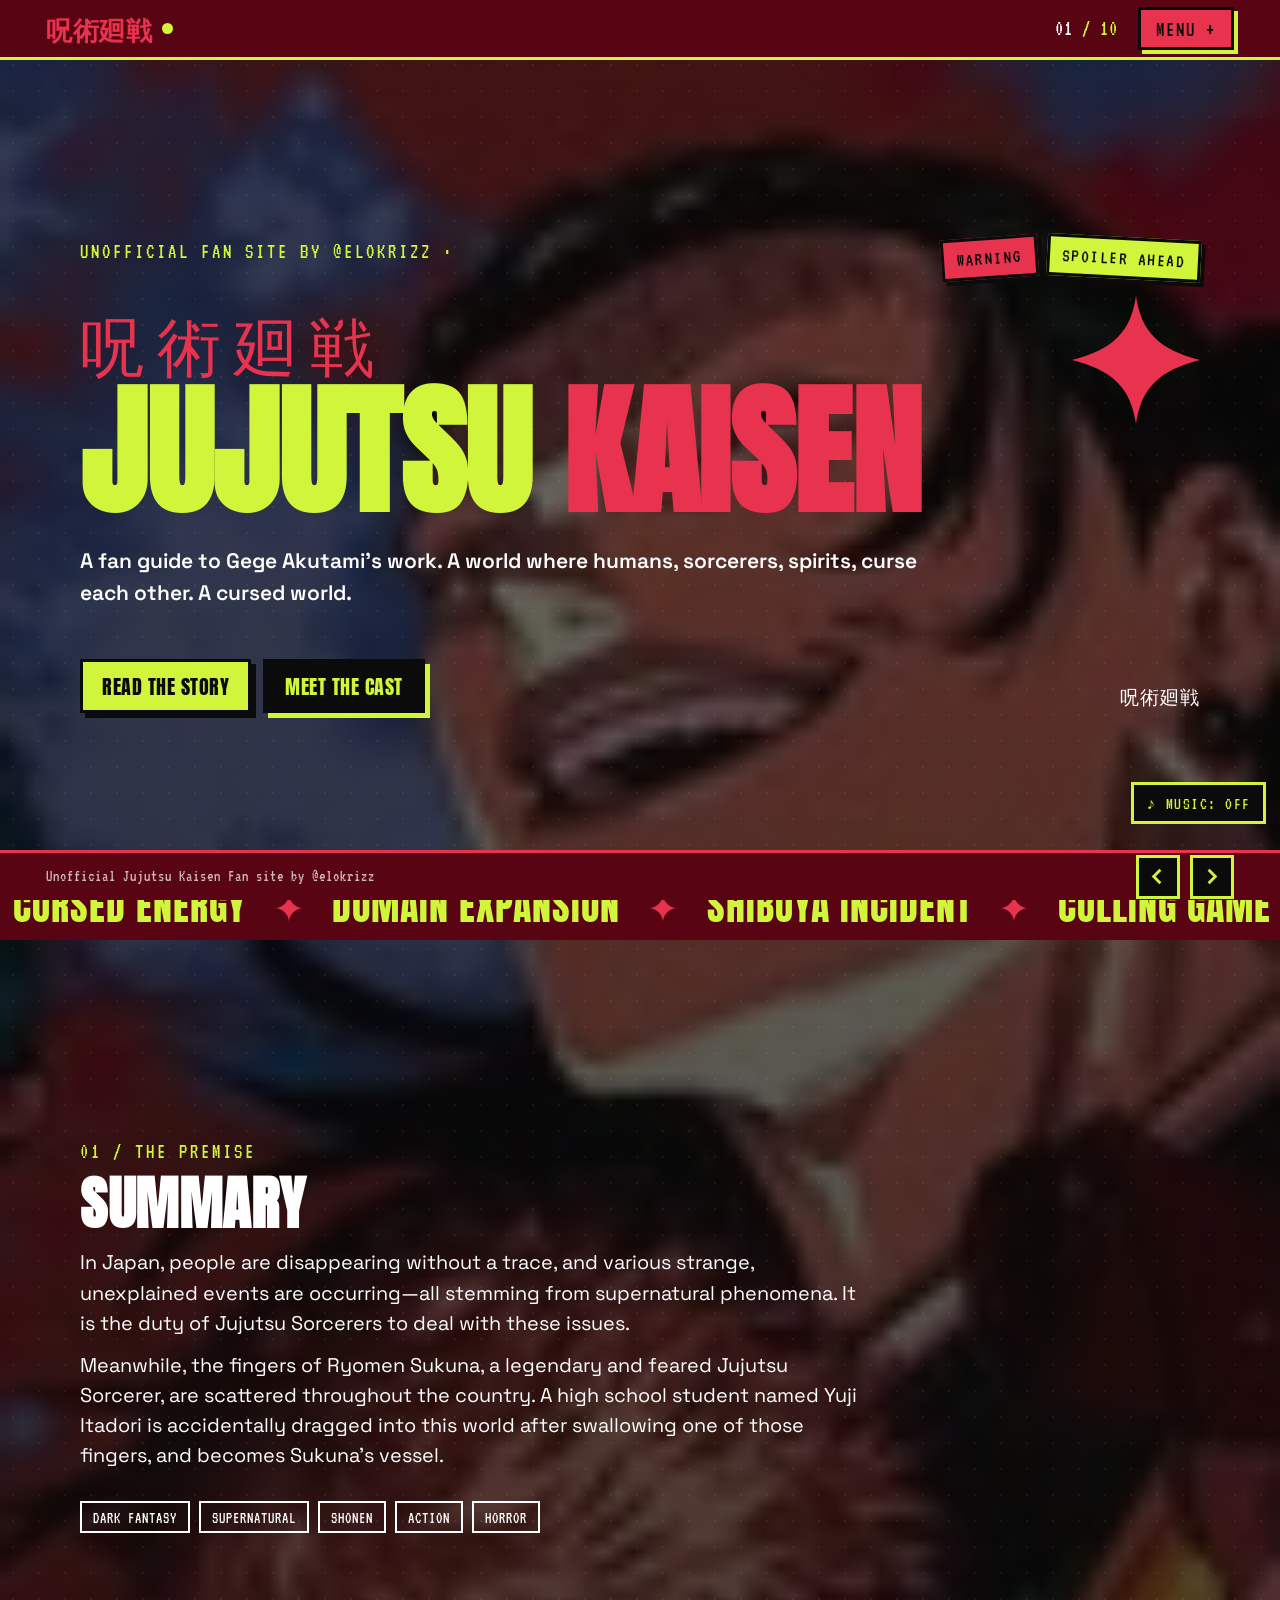
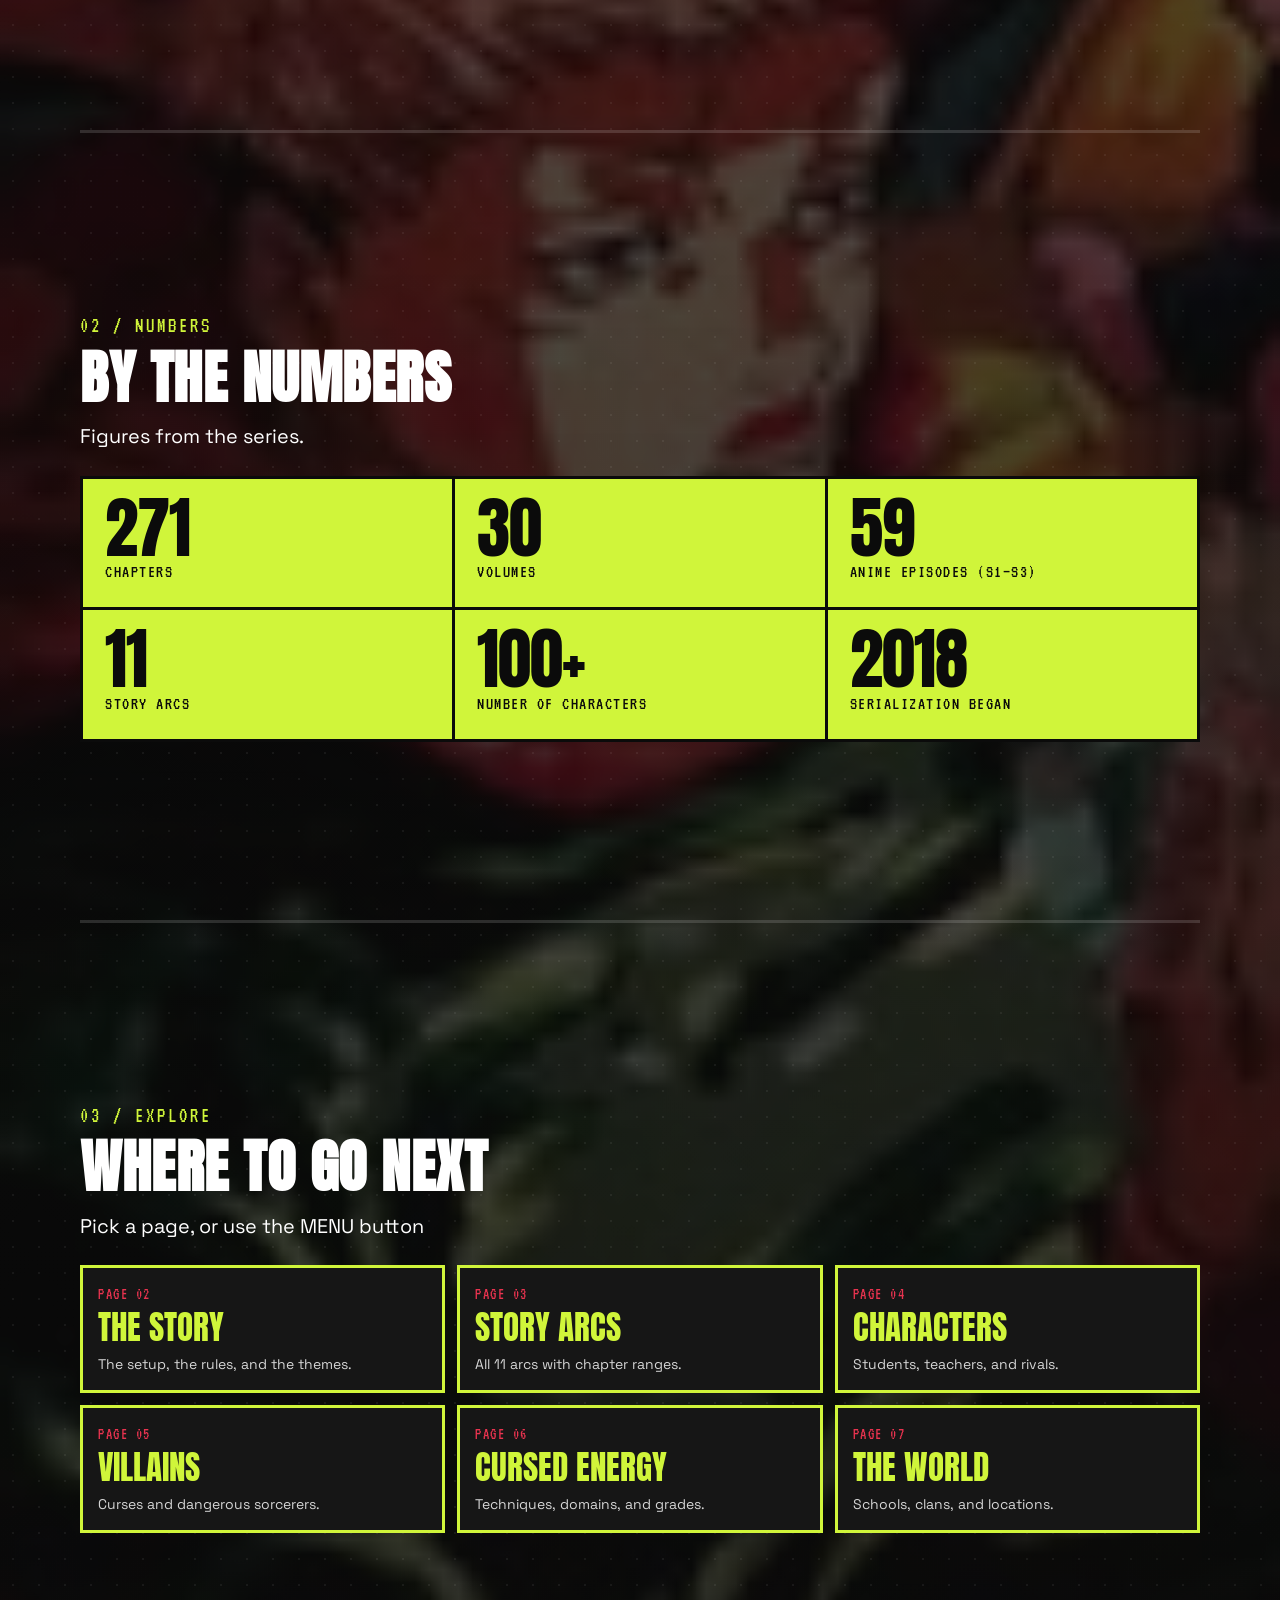
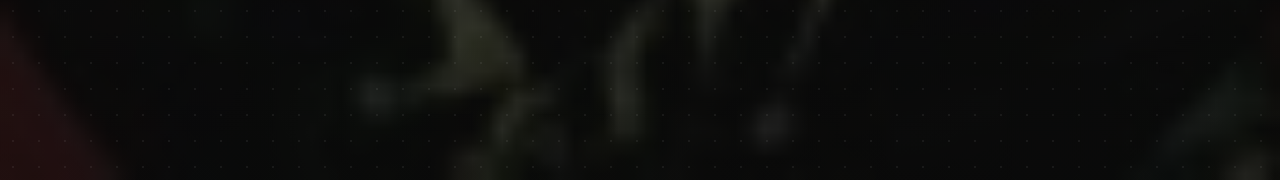
<file: index.html>
<!DOCTYPE html>
<html lang="en">
<head>
<meta charset="UTF-8">
<meta name="viewport" content="width=device-width, initial-scale=1.0, viewport-fit=cover">
<title>Jujutsu Kaisen 呪術廻戦 </title>
<meta name="description" content="An unofficial Jujutsu Kaisen fan site: story, arcs, characters, villains, cursed energy, anime and manga.">
<link rel="preconnect" href="https://fonts.googleapis.com">
<link rel="preconnect" href="https://fonts.gstatic.com" crossorigin>
<link href="https://fonts.googleapis.com/css2?family=Anton&family=Space+Grotesk:wght@400;500;600;700&family=VT323&display=swap" rel="stylesheet">
<link rel="stylesheet" href="css/base.css">
<link rel="stylesheet" href="css/index.css">
<link rel="stylesheet" href="css/revisions.css">
</head>
<body>
<header class="topbar">
  <a href="index.html" class="mark" aria-label="Home"><b>呪術廻戦</b><span class="dot"></span></a>
  <div class="topright"><span class="counter"><span class="now">01</span> / 10</span><a class="menu-btn" href="#navPop">MENU +</a></div>
</header>
<main class="page s-ink hero-main">
<div class="wrap block cover"><div class="toprow"><span class="kicker hl-lime">Unofficial Fan Site by @elokrizz &middot;</span>
<div class="stickwrap"><span class="sticker o">Warning</span><span class="sticker r2">Spoiler Ahead</span></div></div>
<div class="title"><svg class="star spin floatstar" viewBox="0 0 100 100" fill="currentColor" aria-hidden="true"><path d="M50 0c4 28 18 42 50 50-32 8-46 22-50 50-4-28-18-42-50-50 32-8 46-22 50-50z"/></svg>
<span class="kanji-title">呪術廻戦</span><h1 class="huge">JUJUTSU <span class="o">KAISEN</span></h1></div>
<p class="lead" style="font-size:clamp(16px,1.8vw,21px);font-weight:600">A fan guide to Gege Akutami&rsquo;s work. A world where humans, sorcerers, spirits, curse each other. A cursed world.</p>
<div class="botrow"><div class="btnrow"><a class="btn fill" href="story.html">Read The Story</a><a class="btn" href="characters.html">Meet The Cast</a></div><span class="mono">呪術廻戦</span></div></div><div class="marquee bleed" style="border-bottom:none;background:var(--blood);color:var(--lime)"><div class="track"><span>Cursed Energy</span><span class="s">&#10022;</span><span>Domain Expansion</span><span class="s">&#10022;</span><span>Shibuya Incident</span><span class="s">&#10022;</span><span>Culling Game</span><span class="s">&#10022;</span><span>Jujutsu High</span><span class="s">&#10022;</span><span>Cursed Energy</span><span class="s">&#10022;</span><span>Domain Expansion</span><span class="s">&#10022;</span><span>Shibuya Incident</span><span class="s">&#10022;</span><span>Culling Game</span><span class="s">&#10022;</span><span>Jujutsu High</span><span class="s">&#10022;</span><span>Cursed Energy</span><span class="s">&#10022;</span><span>Domain Expansion</span><span class="s">&#10022;</span><span>Shibuya Incident</span><span class="s">&#10022;</span><span>Culling Game</span><span class="s">&#10022;</span><span>Jujutsu High</span><span class="s">&#10022;</span><span>Cursed Energy</span><span class="s">&#10022;</span><span>Domain Expansion</span><span class="s">&#10022;</span><span>Shibuya Incident</span><span class="s">&#10022;</span><span>Culling Game</span><span class="s">&#10022;</span><span>Jujutsu High</span><span class="s">&#10022;</span></div></div><div class="wrap"><section class="block"><span class="kicker hl-lime">01 / The Premise</span><h2 class="big" style="margin:6px 0 0">SUMMARY</h2><div class="lead"><p>In Japan, people are disappearing without a trace, and various strange, unexplained events are occurring—all stemming from supernatural phenomena. It is the duty of Jujutsu Sorcerers to deal with these issues.</p>
<p>Meanwhile, the fingers of Ryomen Sukuna, a legendary and feared Jujutsu Sorcerer, are scattered throughout the country. A high school student named Yuji Itadori is accidentally dragged into this world after swallowing one of those fingers,
 and becomes Sukuna&rsquo;s vessel.</p></div><div class="tags"><span class="tag">Dark Fantasy</span><span class="tag">Supernatural</span><span class="tag">Shonen</span><span class="tag">Action</span><span class="tag">Horror</span></div></section><section class="block"><span class="kicker hl-lime">02 / Numbers</span><h2 class="big" style="margin:6px 0 0">By The Numbers</h2><div class="lead">Figures from the series.</div><div class="stat-grid"><div class="stat"><span class="n">271</span><span class="l">Chapters</span></div><div class="stat"><span class="n">30</span><span class="l">Volumes</span></div><div class="stat"><span class="n">59</span><span class="l">Anime Episodes (S1&ndash;S3)</span></div><div class="stat"><span class="n">11</span><span class="l">Story Arcs</span></div><div class="stat"><span class="n">100+</span><span class="l">Number of Characters</span></div><div class="stat"><span class="n">2018</span><span class="l">Serialization Began</span></div></div></section><section class="block"><span class="kicker hl-lime">03 / Explore</span><h2 class="big" style="margin:6px 0 0">Where To Go Next</h2><div class="lead">Pick a page, or use the MENU button</div><div class="promo-grid"><a class="promo" href="story.html"><span class="tm">PAGE 02</span><span class="nm">The Story</span><span class="ds">The setup, the rules, and the themes.</span></a><a class="promo" href="arcs.html"><span class="tm">PAGE 03</span><span class="nm">Story Arcs</span><span class="ds">All 11 arcs with chapter ranges.</span></a><a class="promo" href="characters.html"><span class="tm">PAGE 04</span><span class="nm">Characters</span><span class="ds">Students, teachers, and rivals.</span></a><a class="promo" href="villains.html"><span class="tm">PAGE 05</span><span class="nm">Villains</span><span class="ds">Curses and dangerous sorcerers.</span></a><a class="promo" href="techniques.html"><span class="tm">PAGE 06</span><span class="nm">Cursed Energy</span><span class="ds">Techniques, domains, and grades.</span></a><a class="promo" href="world.html"><span class="tm">PAGE 07</span><span class="nm">The World</span><span class="ds">Schools, clans, and locations.</span></a></div></section></div>
</main>
<footer class="footerbar">
  <span class="foot-credit">Unofficial Jujutsu Kaisen Fan site by @elokrizz</span>
  <div class="nav-pills">
    <a class="pill" href="fanhub.html" aria-label="Previous page"><svg viewBox="0 0 24 24" fill="none" stroke="currentColor" stroke-width="3"><path d="M15 5l-7 7 7 7"/></svg></a>
    <a class="pill" href="story.html" aria-label="Next page"><svg viewBox="0 0 24 24" fill="none" stroke="currentColor" stroke-width="3"><path d="M9 5l7 7-7 7"/></svg></a>
  </div>
</footer>
<nav class="nav-pop" id="navPop">
  <div class="nav-head"><span class="mark">呪術廻戦</span><a class="x" href="#" aria-label="Close menu">CLOSE &#10005;</a></div>
  <ul class="nav-list"><li><a href="index.html" class="cur"><span class="ix">01</span>Home</a></li><li><a href="story.html"><span class="ix">02</span>The Story</a></li><li><a href="arcs.html"><span class="ix">03</span>Story Arcs</a></li><li><a href="characters.html"><span class="ix">04</span>Characters</a></li><li><a href="villains.html"><span class="ix">05</span>Villains</a></li><li><a href="techniques.html"><span class="ix">06</span>Cursed Energy</a></li><li><a href="world.html"><span class="ix">07</span>The World</a></li><li><a href="anime.html"><span class="ix">08</span>Anime</a></li><li><a href="manga.html"><span class="ix">09</span>Manga</a></li><li><a href="fanhub.html"><span class="ix">10</span>Fan Hub</a></li></ul>
  <div class="nav-foot">Warning: Spoilers.</div>
</nav>
<script src="js/music.js" defer></script>
</body>
</html>
</file>
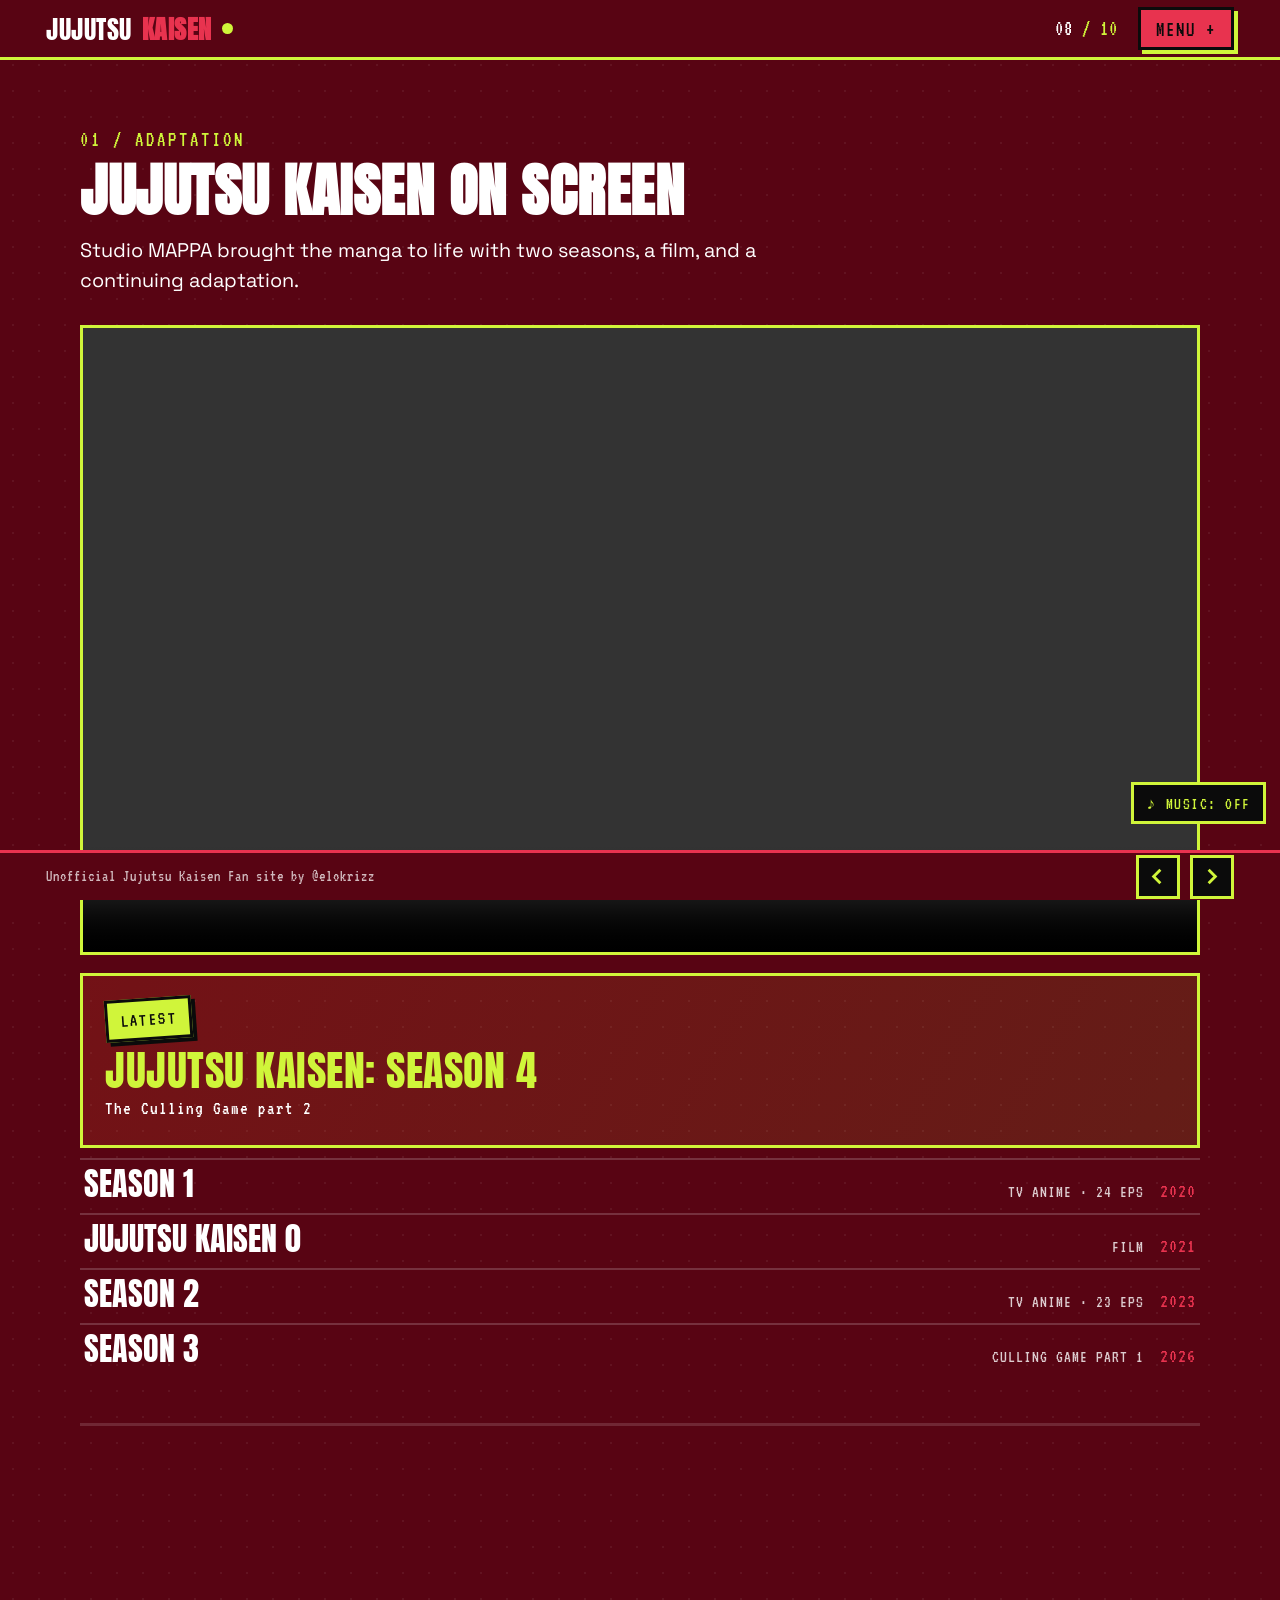
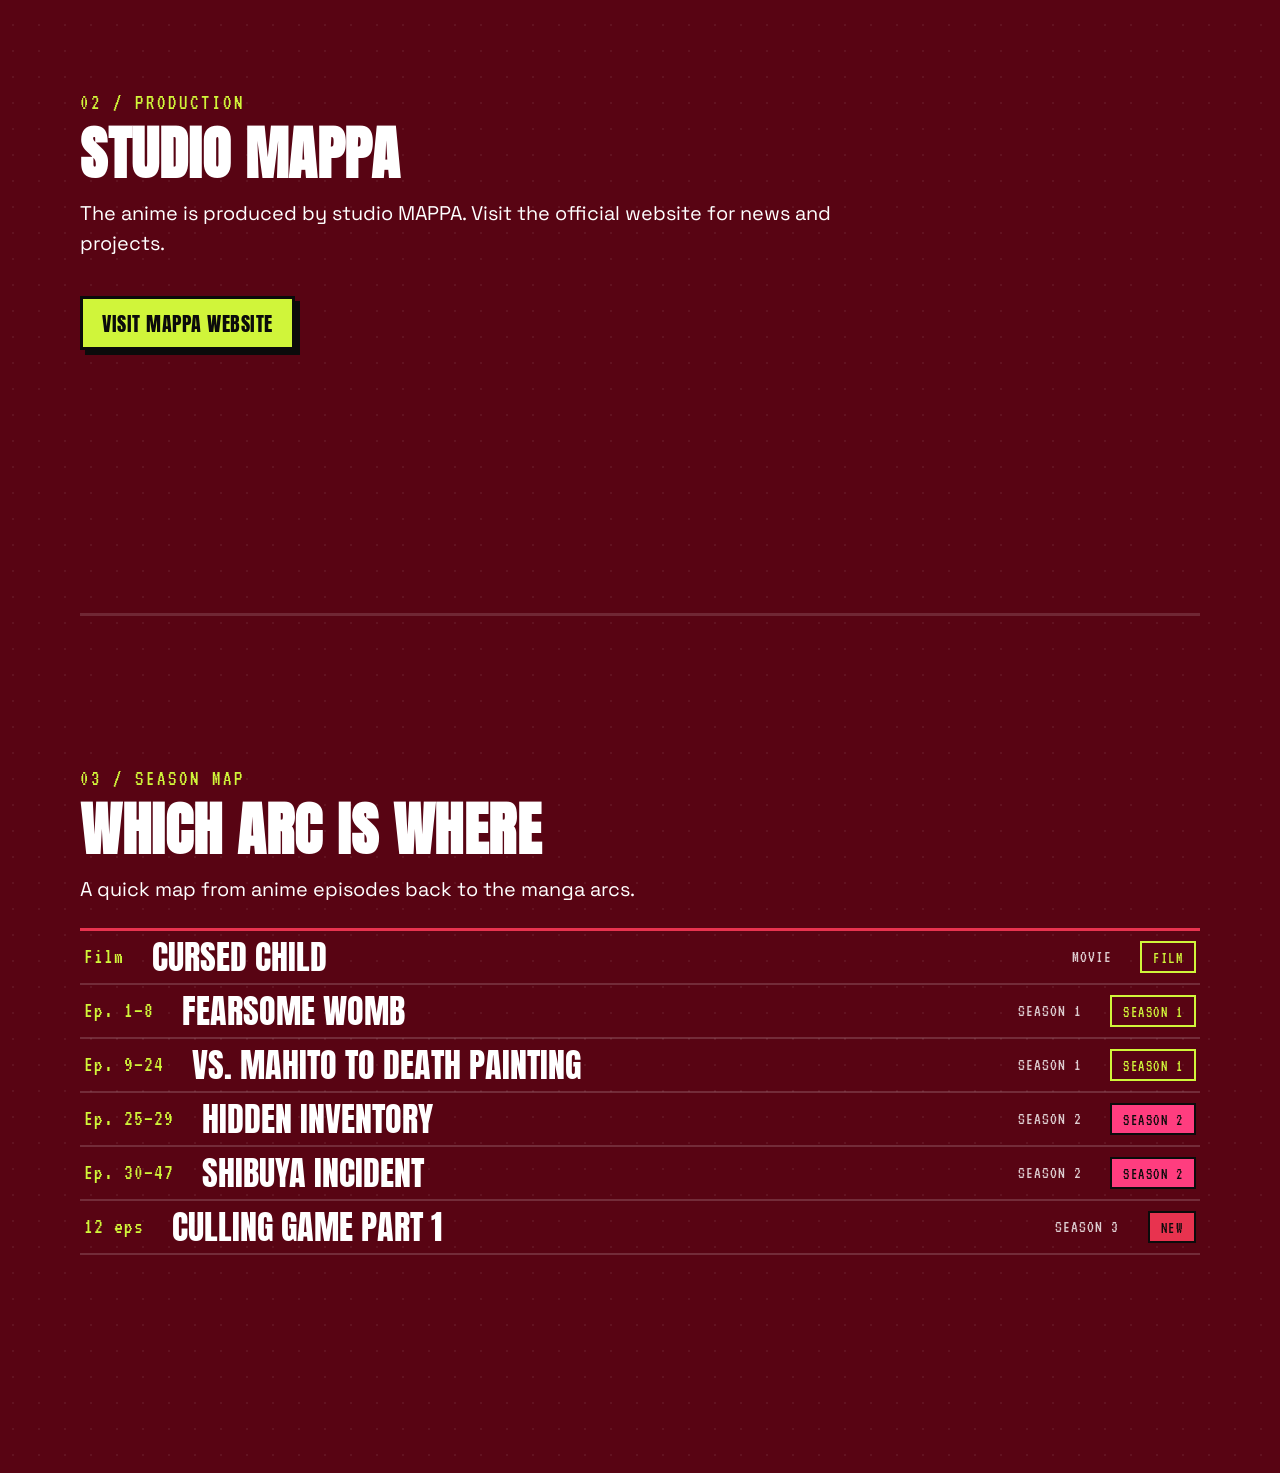
<file: anime.html>
<!DOCTYPE html>
<html lang="en">
<head>
<meta charset="UTF-8">
<meta name="viewport" content="width=device-width, initial-scale=1.0, viewport-fit=cover">
<title>Anime | Jujutsu Kaisen Fan Site</title>
<meta name="description" content="An unofficial Jujutsu Kaisen fan site: story, arcs, characters, villains, cursed energy, anime and manga.">
<link rel="preconnect" href="https://fonts.googleapis.com">
<link rel="preconnect" href="https://fonts.gstatic.com" crossorigin>
<link href="https://fonts.googleapis.com/css2?family=Anton&family=Space+Grotesk:wght@400;500;600;700&family=VT323&display=swap" rel="stylesheet">
<link rel="stylesheet" href="css/base.css">
<link rel="stylesheet" href="css/anime.css">
<link rel="stylesheet" href="css/revisions.css">
</head>
<body>
<header class="topbar">
  <a href="index.html" class="mark" aria-label="Home">JUJUTSU<b>KAISEN</b><span class="dot"></span></a>
  <div class="topright"><span class="counter"><span class="now">08</span> / 10</span><a class="menu-btn" href="#navPop">MENU +</a></div>
</header>
<main class="page s-orange">
<div class="wrap"><section class="block"><span class="kicker hl-lime">01 / Adaptation</span><h2 class="big" style="margin:6px 0 0">Jujutsu Kaisen On Screen</h2><div class="lead">Studio MAPPA brought the manga to life with two seasons, a film, and a continuing adaptation.</div><div class="video"><video controls playsinline preload="metadata" title="Jujutsu Kaisen trailer"><source src="video/trailer4.mp4" type="video/mp4"></video></div><div class="rel-hero"><div><span class="sticker">Latest</span><div class="mid hl-lime" style="margin-top:10px">Jujutsu Kaisen: Season 4</div><p class="mono" style="margin-top:5px;color:var(--white)">The Culling Game part 2</p></div></div><div class="rel-list"><div class="rel-row"><span class="t">Season 1</span><span class="ty">TV Anime &middot; 24 eps</span><span class="yr">2020</span></div><div class="rel-row"><span class="t">Jujutsu Kaisen 0</span><span class="ty">Film</span><span class="yr">2021</span></div><div class="rel-row"><span class="t">Season 2</span><span class="ty">TV Anime &middot; 23 eps</span><span class="yr">2023</span></div><div class="rel-row"><span class="t">Season 3</span><span class="ty">Culling Game part 1</span><span class="yr">2026</span></div></div></section><section class="block"><span class="kicker hl-lime">02 / Production</span><h2 class="big" style="margin:6px 0 0">Studio MAPPA</h2><div class="lead">The anime is produced by studio MAPPA. Visit the official website for news and projects.</div><div class="btnrow" style="margin-top:14px"><a class="btn fill" href="https://www.mappa.co.jp/en/" target="_blank" rel="noopener">Visit MAPPA Website</a></div></section><section class="block"><span class="kicker hl-lime">03 / Season Map</span><h2 class="big" style="margin:6px 0 0">Which Arc Is Where</h2><div class="lead">A quick map from anime episodes back to the manga arcs.</div><div class="tour-list"><div class="tour-row"><span class="date">Film</span><span class="city">Cursed Child</span><span class="venue">Movie</span><span class="status on">Film</span></div><div class="tour-row"><span class="date">Ep. 1&ndash;8</span><span class="city">Fearsome Womb</span><span class="venue">Season 1</span><span class="status on">Season 1</span></div><div class="tour-row"><span class="date">Ep. 9&ndash;24</span><span class="city">Vs. Mahito to Death Painting</span><span class="venue">Season 1</span><span class="status on">Season 1</span></div><div class="tour-row"><span class="date">Ep. 25&ndash;29</span><span class="city">Hidden Inventory</span><span class="venue">Season 2</span><span class="status few">Season 2</span></div><div class="tour-row"><span class="date">Ep. 30&ndash;47</span><span class="city">Shibuya Incident</span><span class="venue">Season 2</span><span class="status few">Season 2</span></div><div class="tour-row"><span class="date">12 eps</span><span class="city">Culling Game Part 1</span><span class="venue">Season 3</span><span class="status sold">New</span></div></div></section></div>
</main>
<footer class="footerbar">
  <span class="foot-credit">Unofficial Jujutsu Kaisen Fan site by @elokrizz</span>
  <div class="nav-pills">
    <a class="pill" href="world.html" aria-label="Previous page"><svg viewBox="0 0 24 24" fill="none" stroke="currentColor" stroke-width="3"><path d="M15 5l-7 7 7 7"/></svg></a>
    <a class="pill" href="manga.html" aria-label="Next page"><svg viewBox="0 0 24 24" fill="none" stroke="currentColor" stroke-width="3"><path d="M9 5l7 7-7 7"/></svg></a>
  </div>
</footer>
<nav class="nav-pop" id="navPop">
  <div class="nav-head"><span class="mark">呪術廻戦</span><a class="x" href="#" aria-label="Close menu">CLOSE &#10005;</a></div>
  <ul class="nav-list"><li><a href="index.html"><span class="ix">01</span>Home</a></li><li><a href="story.html"><span class="ix">02</span>The Story</a></li><li><a href="arcs.html"><span class="ix">03</span>Story Arcs</a></li><li><a href="characters.html"><span class="ix">04</span>Characters</a></li><li><a href="villains.html"><span class="ix">05</span>Villains</a></li><li><a href="techniques.html"><span class="ix">06</span>Cursed Energy</a></li><li><a href="world.html"><span class="ix">07</span>The World</a></li><li><a href="anime.html" class="cur"><span class="ix">08</span>Anime</a></li><li><a href="manga.html"><span class="ix">09</span>Manga</a></li><li><a href="fanhub.html"><span class="ix">10</span>Fan Hub</a></li></ul>
  <div class="nav-foot">Warning: Spoilers.</div>
</nav>
<script src="js/music.js" defer></script>
</body>
</html>
</file>
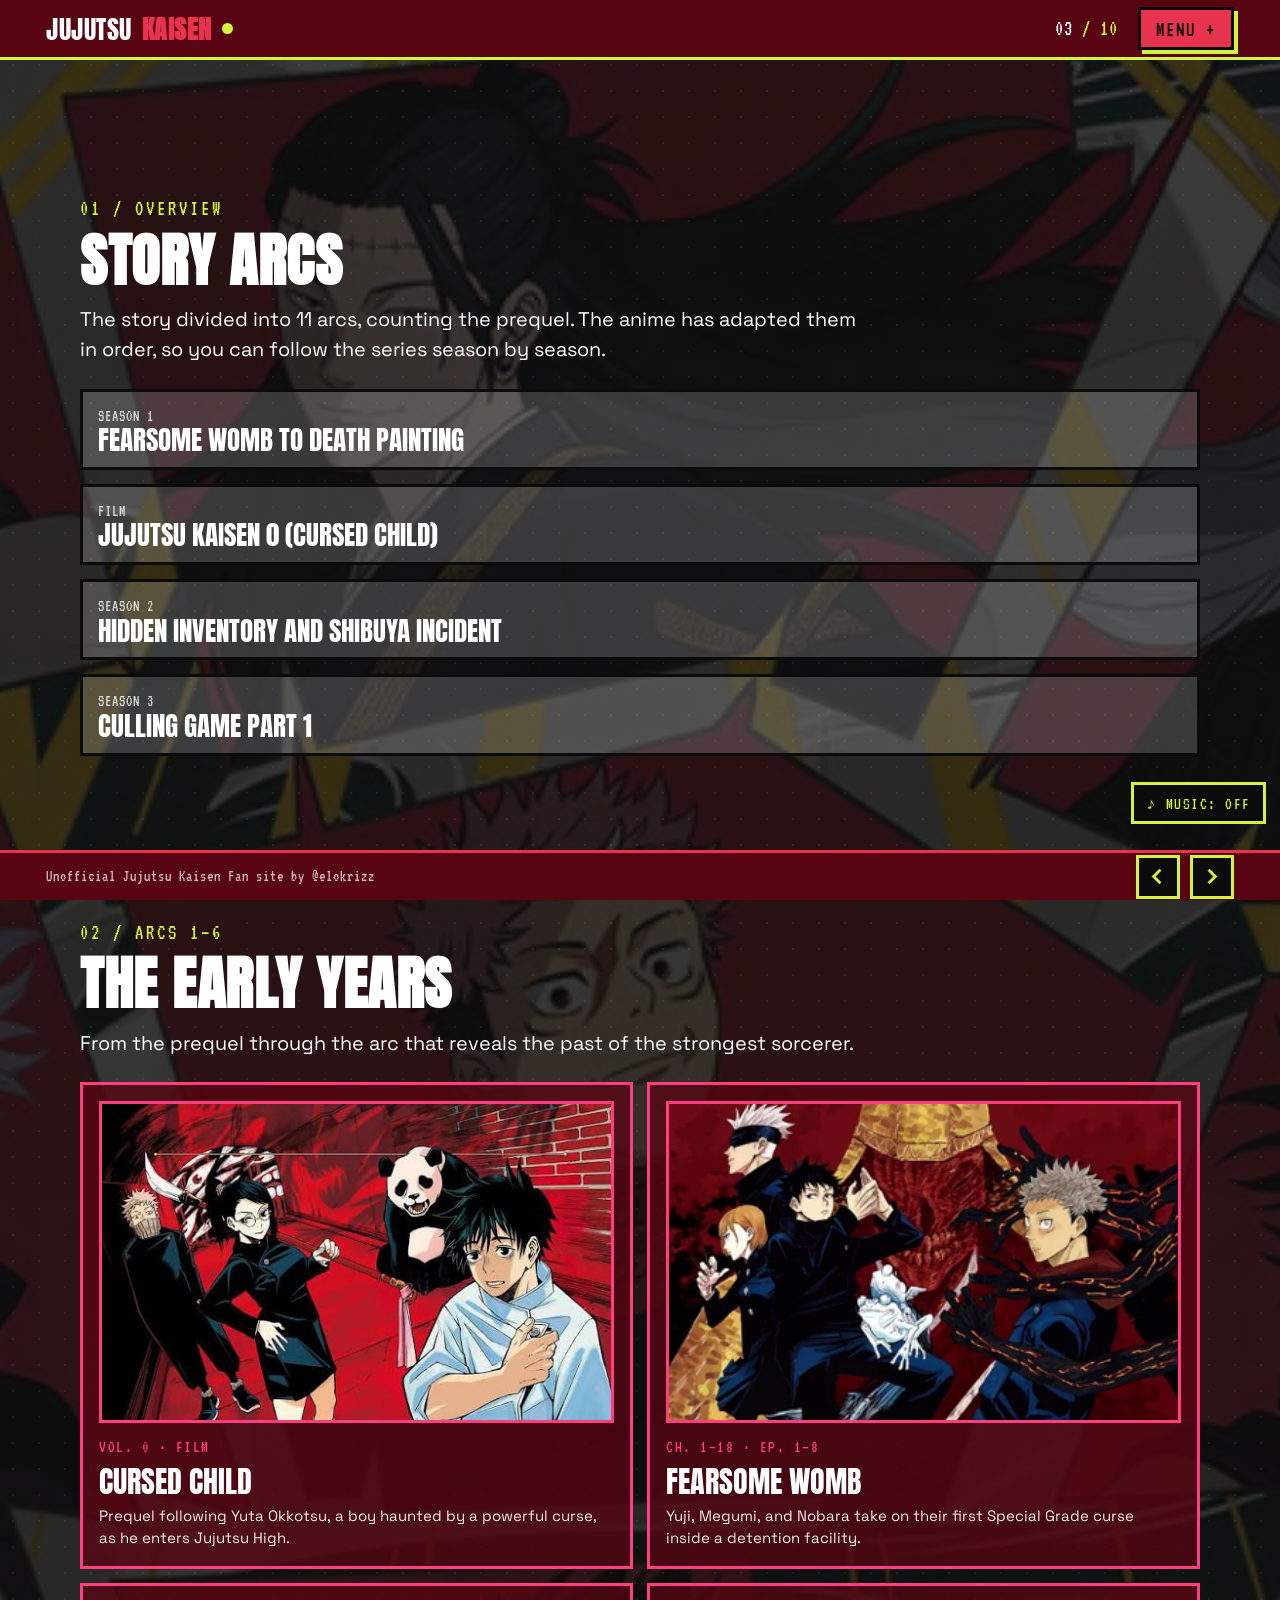
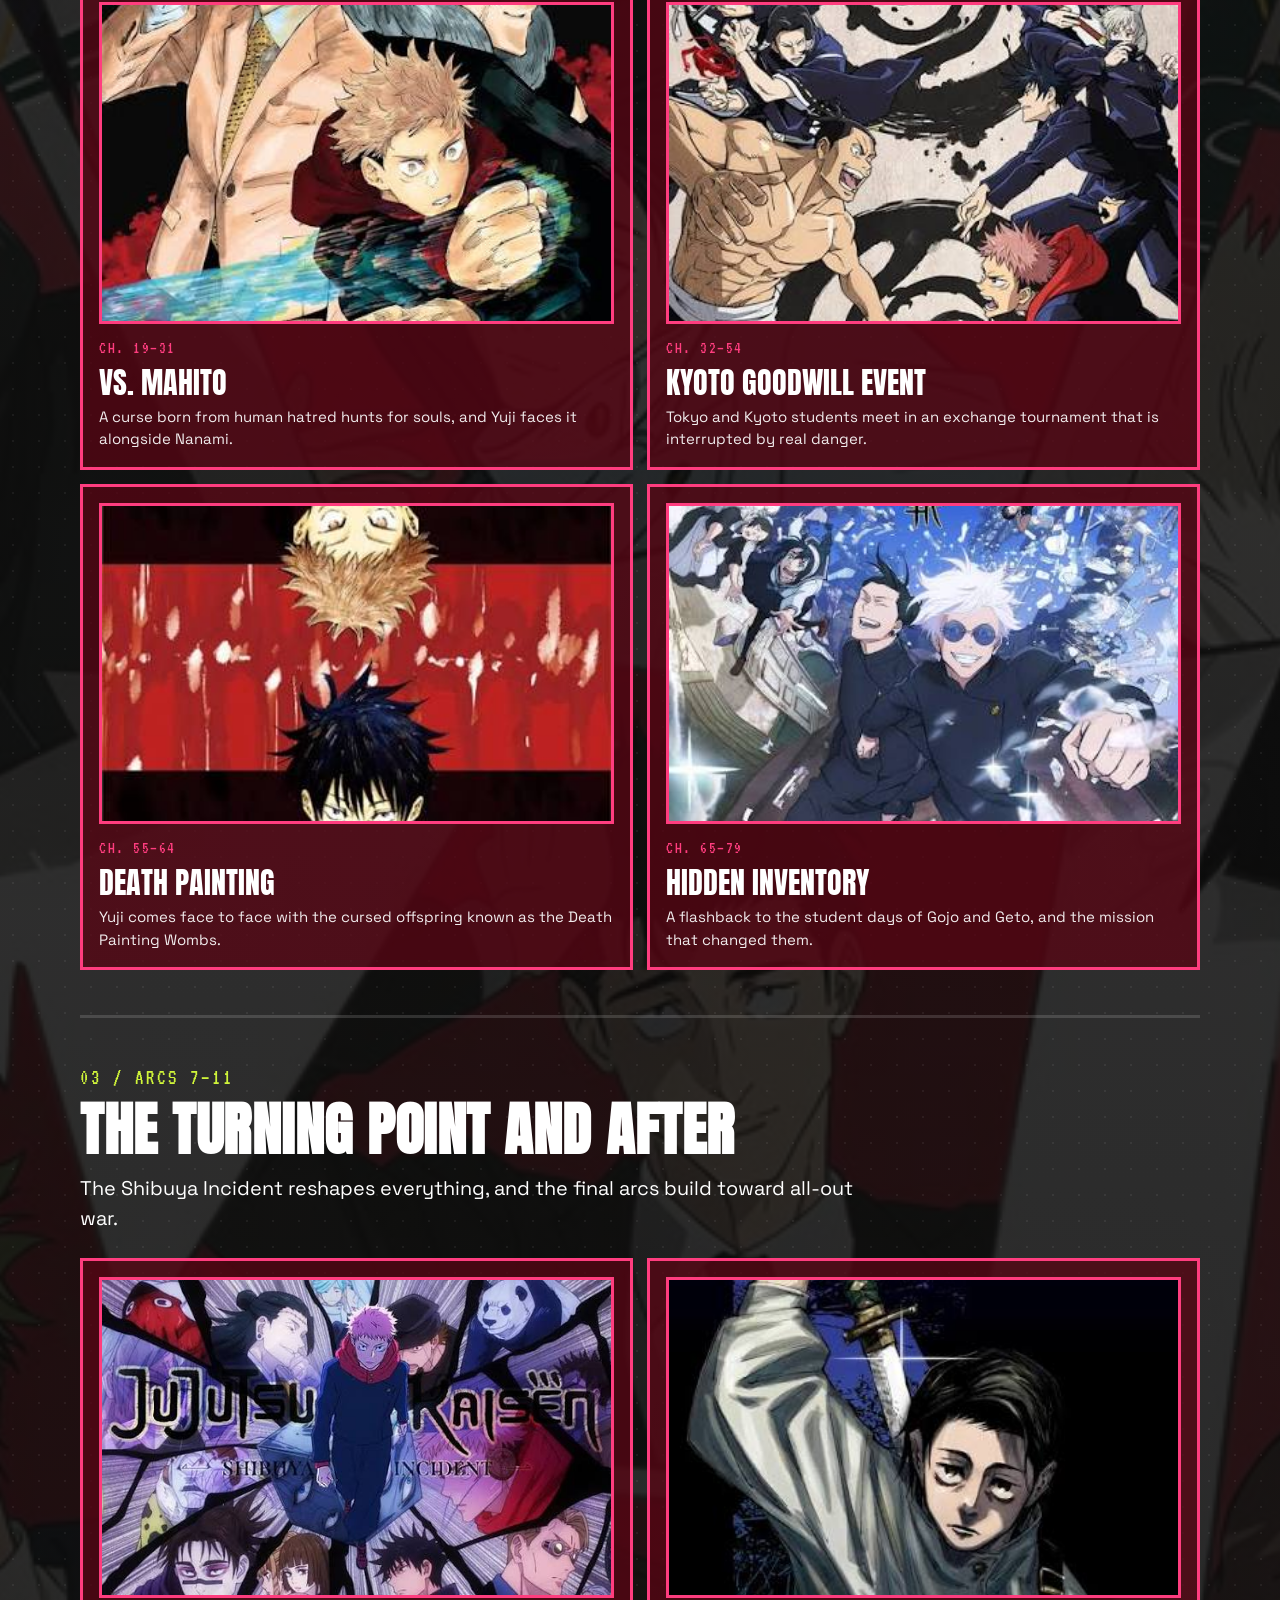
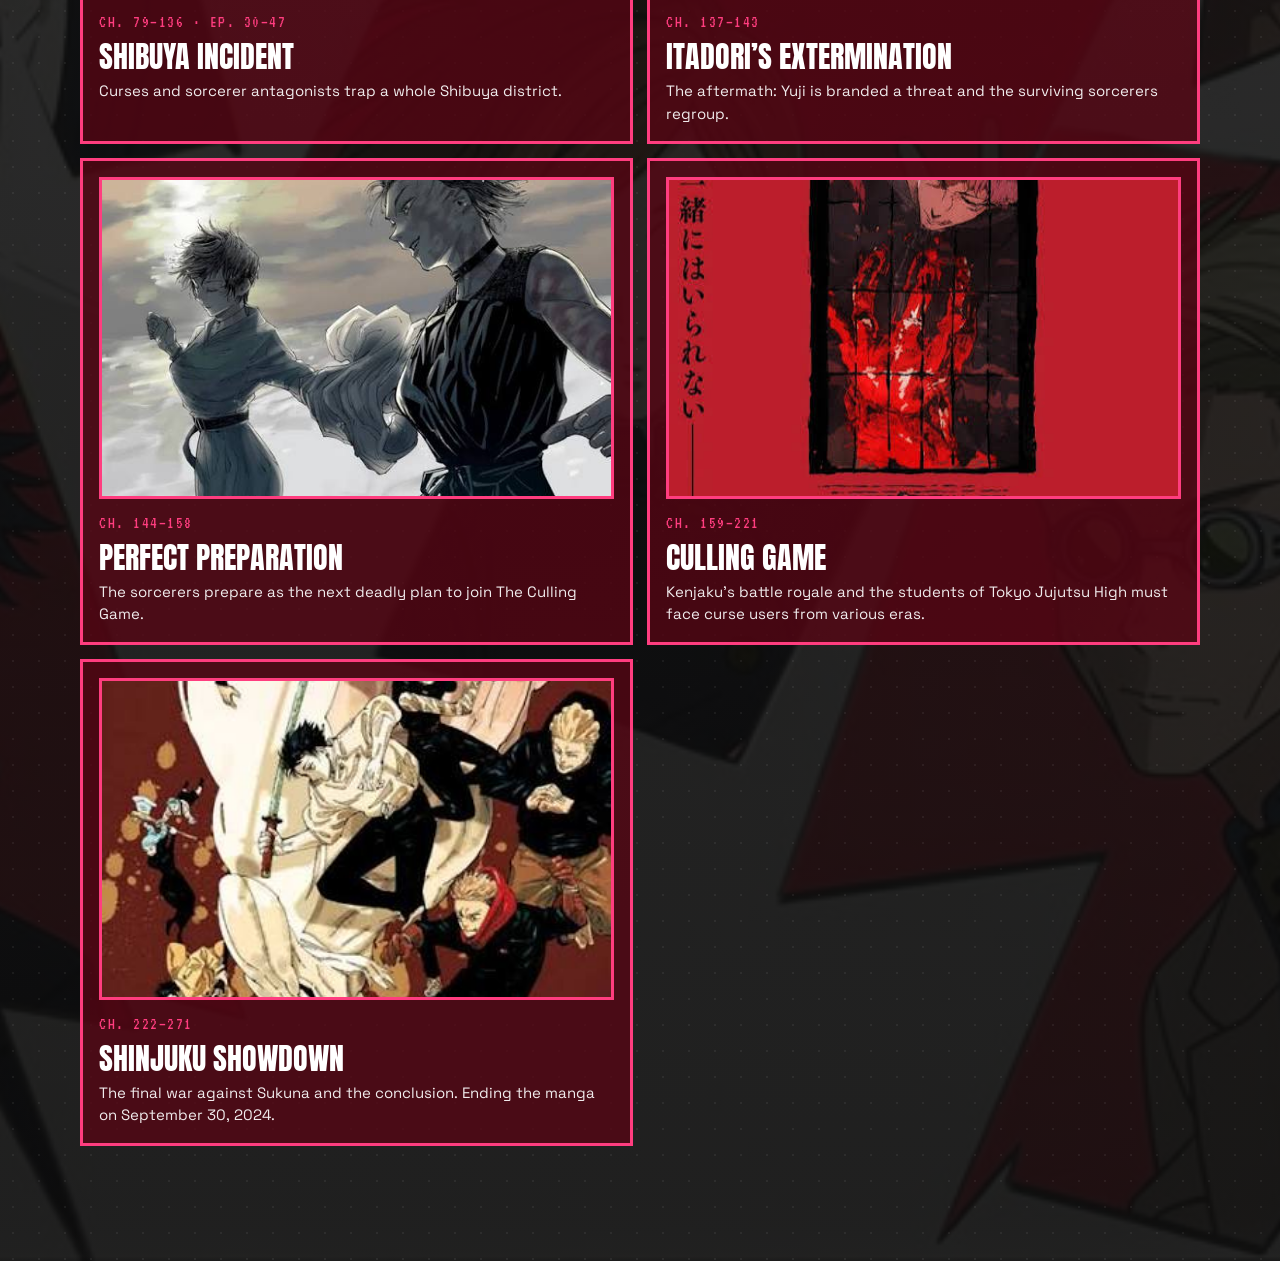
<file: arcs.html>
<!DOCTYPE html>
<html lang="en">
<head>
<meta charset="UTF-8">
<meta name="viewport" content="width=device-width, initial-scale=1.0, viewport-fit=cover">
<title>Story Arcs | Jujutsu Kaisen Fan Site</title>
<meta name="description" content="An unofficial Jujutsu Kaisen fan site: story, arcs, characters, villains, cursed energy, anime and manga.">
<link rel="preconnect" href="https://fonts.googleapis.com">
<link rel="preconnect" href="https://fonts.gstatic.com" crossorigin>
<link href="https://fonts.googleapis.com/css2?family=Anton&family=Space+Grotesk:wght@400;500;600;700&family=VT323&display=swap" rel="stylesheet">
<link rel="stylesheet" href="css/base.css">
<link rel="stylesheet" href="css/arcs.css">
<link rel="stylesheet" href="css/revisions.css">
</head>
<body>
<header class="topbar">
  <a href="index.html" class="mark" aria-label="Home">JUJUTSU<b>KAISEN</b><span class="dot"></span></a>
  <div class="topright"><span class="counter"><span class="now">03</span> / 10</span><a class="menu-btn" href="#navPop">MENU +</a></div>
</header>
<main class="page s-ink pgbg bg-arcs">
<div class="wrap"><section class="block"><span class="kicker hl-lime">01 / Overview</span><h2 class="big" style="margin:6px 0 0">Story Arcs</h2><div class="lead"><p>The story divided into 11 arcs, counting the prequel. The anime has adapted them in order, so you can follow the series season by season.</p></div><div class="bio-meta"><div class="meta-card"><div class="k">Season 1</div><div class="v">Fearsome Womb to Death Painting</div></div><div class="meta-card"><div class="k">Film</div><div class="v">Jujutsu Kaisen 0 (Cursed Child)</div></div><div class="meta-card"><div class="k">Season 2</div><div class="v">Hidden Inventory and Shibuya Incident</div></div><div class="meta-card"><div class="k">Season 3</div><div class="v">Culling Game part 1</div></div></div></section><section class="block"><span class="kicker hl-lime">02 / Arcs 1&ndash;6</span><h2 class="big" style="margin:6px 0 0">The Early Years</h2><div class="lead">From the prequel through the arc that reveals the past of the strongest sorcerer.</div><div class="card-grid two"><div class="card" id="cursed-child"><img class="pic " src="image/arc1.jpg" alt="" loading="lazy"><span class="tg">Vol. 0 &middot; Film</span><h3>Cursed Child</h3><p>Prequel following Yuta Okkotsu, a boy haunted by a powerful curse, as he enters Jujutsu High.</p></div><div class="card" id="fearsome-womb"><img class="pic " src="image/arc2.webp" alt="" loading="lazy"><span class="tg">Ch. 1&ndash;18 &middot; Ep. 1&ndash;8</span><h3>Fearsome Womb</h3><p>Yuji, Megumi, and Nobara take on their first Special Grade curse inside a detention facility.</p></div><div class="card" id="vs-mahito"><img class="pic " src="image/arc3.jpg" alt="" loading="lazy"><span class="tg">Ch. 19&ndash;31</span><h3>Vs. Mahito</h3><p>A curse born from human hatred hunts for souls, and Yuji faces it alongside Nanami.</p></div><div class="card" id="kyoto-goodwill-event"><img class="pic " src="image/arc4.jpg" alt="" loading="lazy"><span class="tg">Ch. 32&ndash;54</span><h3>Kyoto Goodwill Event</h3><p>Tokyo and Kyoto students meet in an exchange tournament that is interrupted by real danger.</p></div><div class="card" id="death-painting"><img class="pic " src="image/arc11.jpg" alt="" loading="lazy"><span class="tg">Ch. 55&ndash;64</span><h3>Death Painting</h3><p>Yuji comes face to face with the cursed offspring known as the Death Painting Wombs.</p></div><div class="card" id="hidden-inventory"><img class="pic " src="image/arc5.jpg" alt="" loading="lazy"><span class="tg">Ch. 65&ndash;79</span><h3>Hidden Inventory</h3><p>A flashback to the student days of Gojo and Geto, and the mission that changed them.</p></div></div></section><section class="block"><span class="kicker hl-lime">03 / Arcs 7&ndash;11</span><h2 class="big" style="margin:6px 0 0">The Turning Point And After</h2><div class="lead">The Shibuya Incident reshapes everything, and the final arcs build toward all-out war.</div><div class="card-grid two"><div class="card" id="shibuya-incident"><img class="pic " src="image/arc6.jpg" alt="" loading="lazy"><span class="tg">Ch. 79&ndash;136 &middot; Ep. 30&ndash;47</span><h3>Shibuya Incident</h3><p>Curses and sorcerer antagonists trap a whole Shibuya district.</p></div><div class="card" id="itadori-extermination"><img class="pic " src="image/arc7.jpg" alt="" loading="lazy"><span class="tg">Ch. 137&ndash;143</span><h3>Itadori&rsquo;s Extermination</h3><p>The aftermath: Yuji is branded a threat and the surviving sorcerers regroup.</p></div><div class="card" id="perfect-preparation"><img class="pic " src="image/arc8.jpg" alt="" loading="lazy"><span class="tg">Ch. 144&ndash;158</span><h3>Perfect Preparation</h3><p>The sorcerers prepare as the next deadly plan to join The Culling Game.</p></div><div class="card" id="culling-game"><img class="pic " src="image/arc9.jpg" alt="" loading="lazy"><span class="tg">Ch. 159&ndash;221</span><h3>Culling Game</h3><p>Kenjaku&rsquo;s battle royale and the students of Tokyo Jujutsu High must face curse users from various eras.</p></div><div class="card" id="shinjuku-showdown"><img class="pic " src="image/arc10.jpg" alt="" loading="lazy"><span class="tg">Ch. 222&ndash;271</span><h3>Shinjuku Showdown</h3><p>The final war against Sukuna and the conclusion. Ending the manga on September 30, 2024.</p></div></div></section></div>
</main>
<footer class="footerbar">
  <span class="foot-credit">Unofficial Jujutsu Kaisen Fan site by @elokrizz</span>
  <div class="nav-pills">
    <a class="pill" href="story.html" aria-label="Previous page"><svg viewBox="0 0 24 24" fill="none" stroke="currentColor" stroke-width="3"><path d="M15 5l-7 7 7 7"/></svg></a>
    <a class="pill" href="characters.html" aria-label="Next page"><svg viewBox="0 0 24 24" fill="none" stroke="currentColor" stroke-width="3"><path d="M9 5l7 7-7 7"/></svg></a>
  </div>
</footer>
<nav class="nav-pop" id="navPop">
  <div class="nav-head"><span class="mark">呪術廻戦</span><a class="x" href="#" aria-label="Close menu">CLOSE &#10005;</a></div>
  <ul class="nav-list"><li><a href="index.html"><span class="ix">01</span>Home</a></li><li><a href="story.html"><span class="ix">02</span>The Story</a></li><li><a href="arcs.html" class="cur"><span class="ix">03</span>Story Arcs</a></li><li><a href="characters.html"><span class="ix">04</span>Characters</a></li><li><a href="villains.html"><span class="ix">05</span>Villains</a></li><li><a href="techniques.html"><span class="ix">06</span>Cursed Energy</a></li><li><a href="world.html"><span class="ix">07</span>The World</a></li><li><a href="anime.html"><span class="ix">08</span>Anime</a></li><li><a href="manga.html"><span class="ix">09</span>Manga</a></li><li><a href="fanhub.html"><span class="ix">10</span>Fan Hub</a></li></ul>
  <div class="nav-foot">Warning: Spoilers.</div>
</nav>
<script src="js/music.js" defer></script>
</body>
</html>
</file>
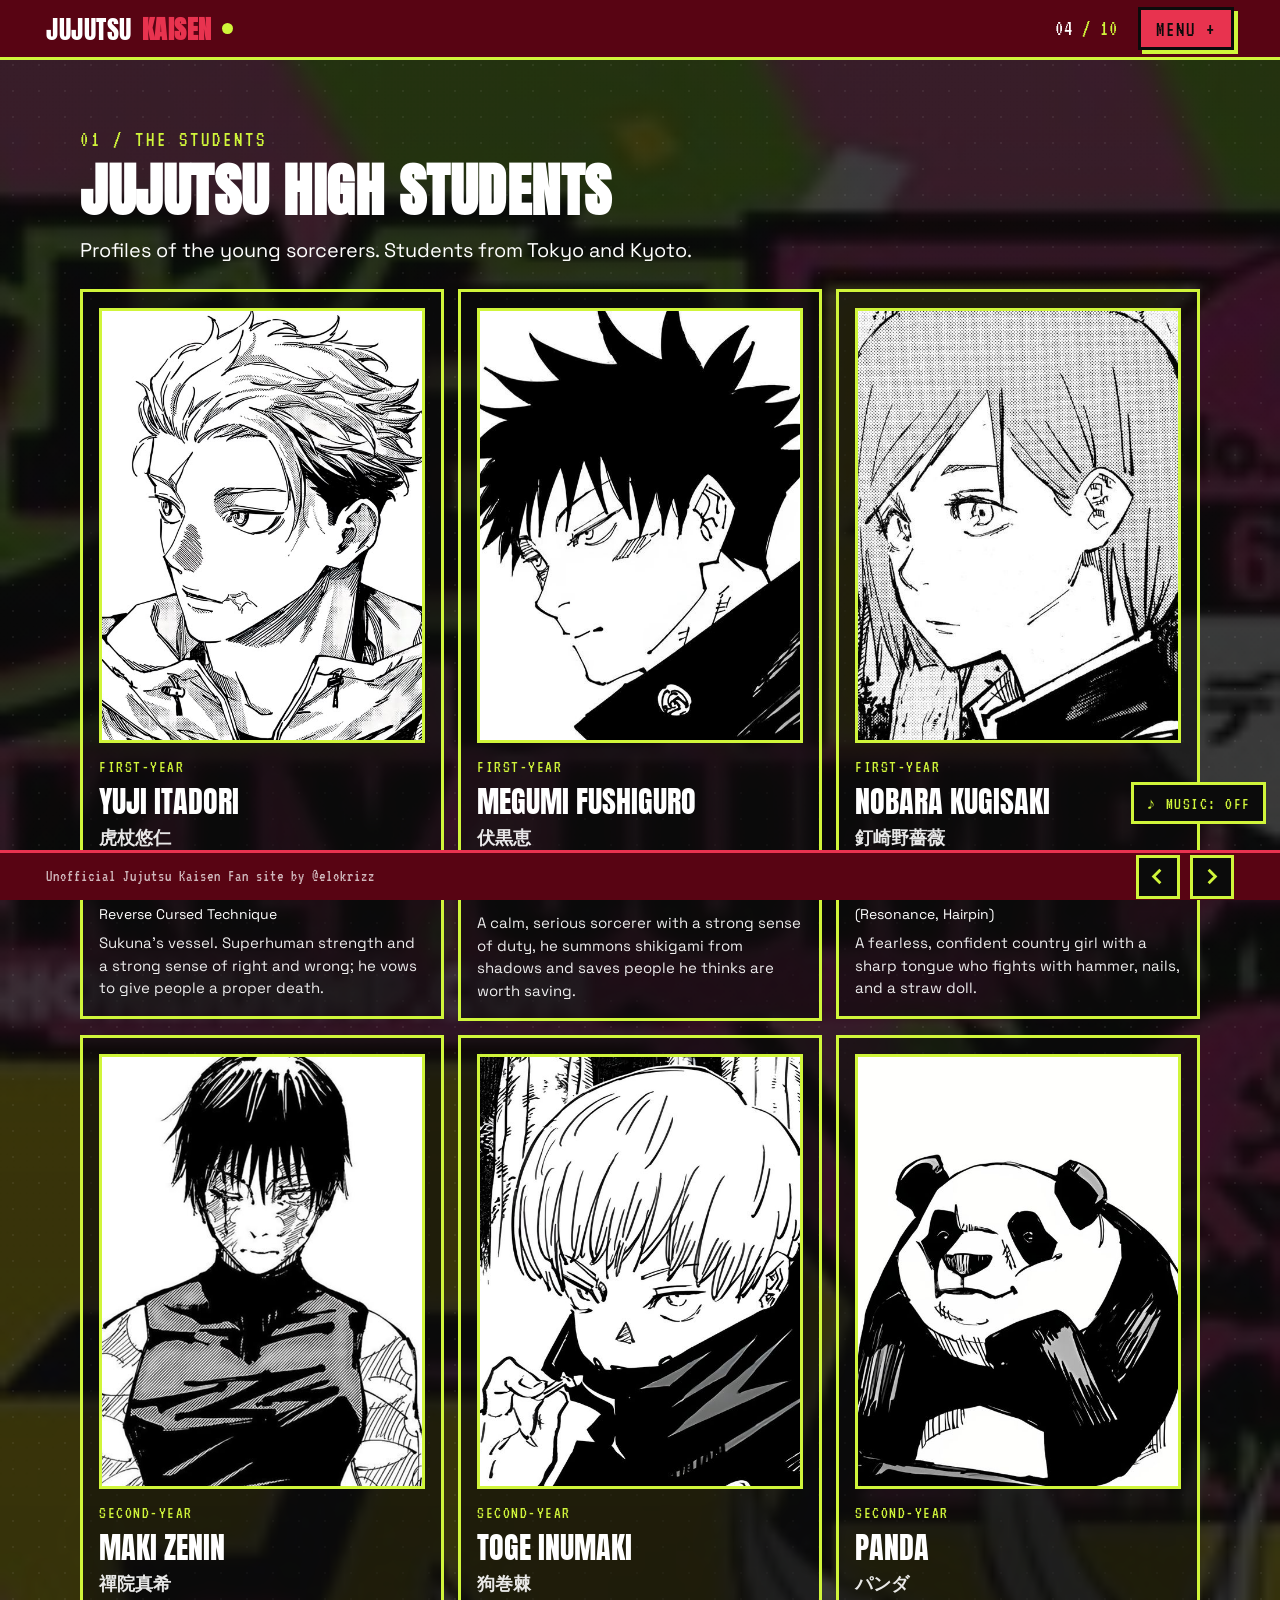
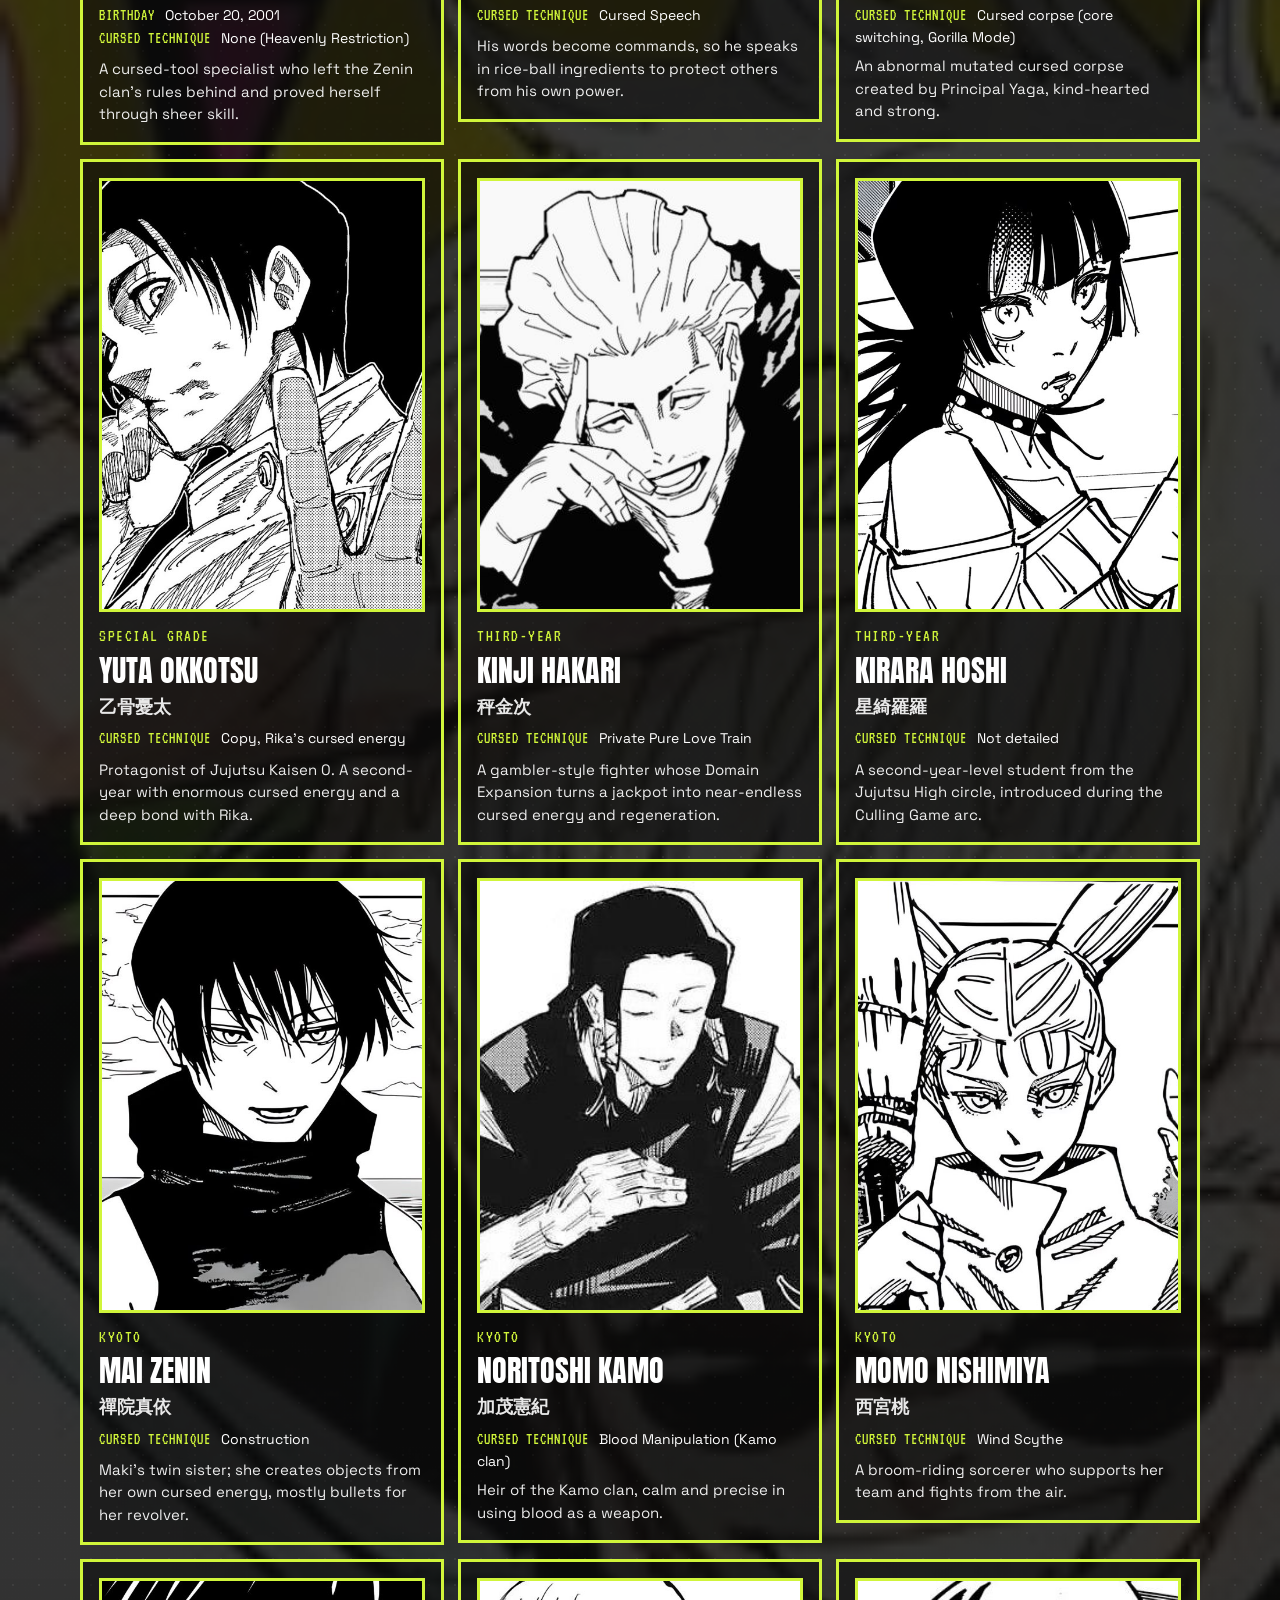
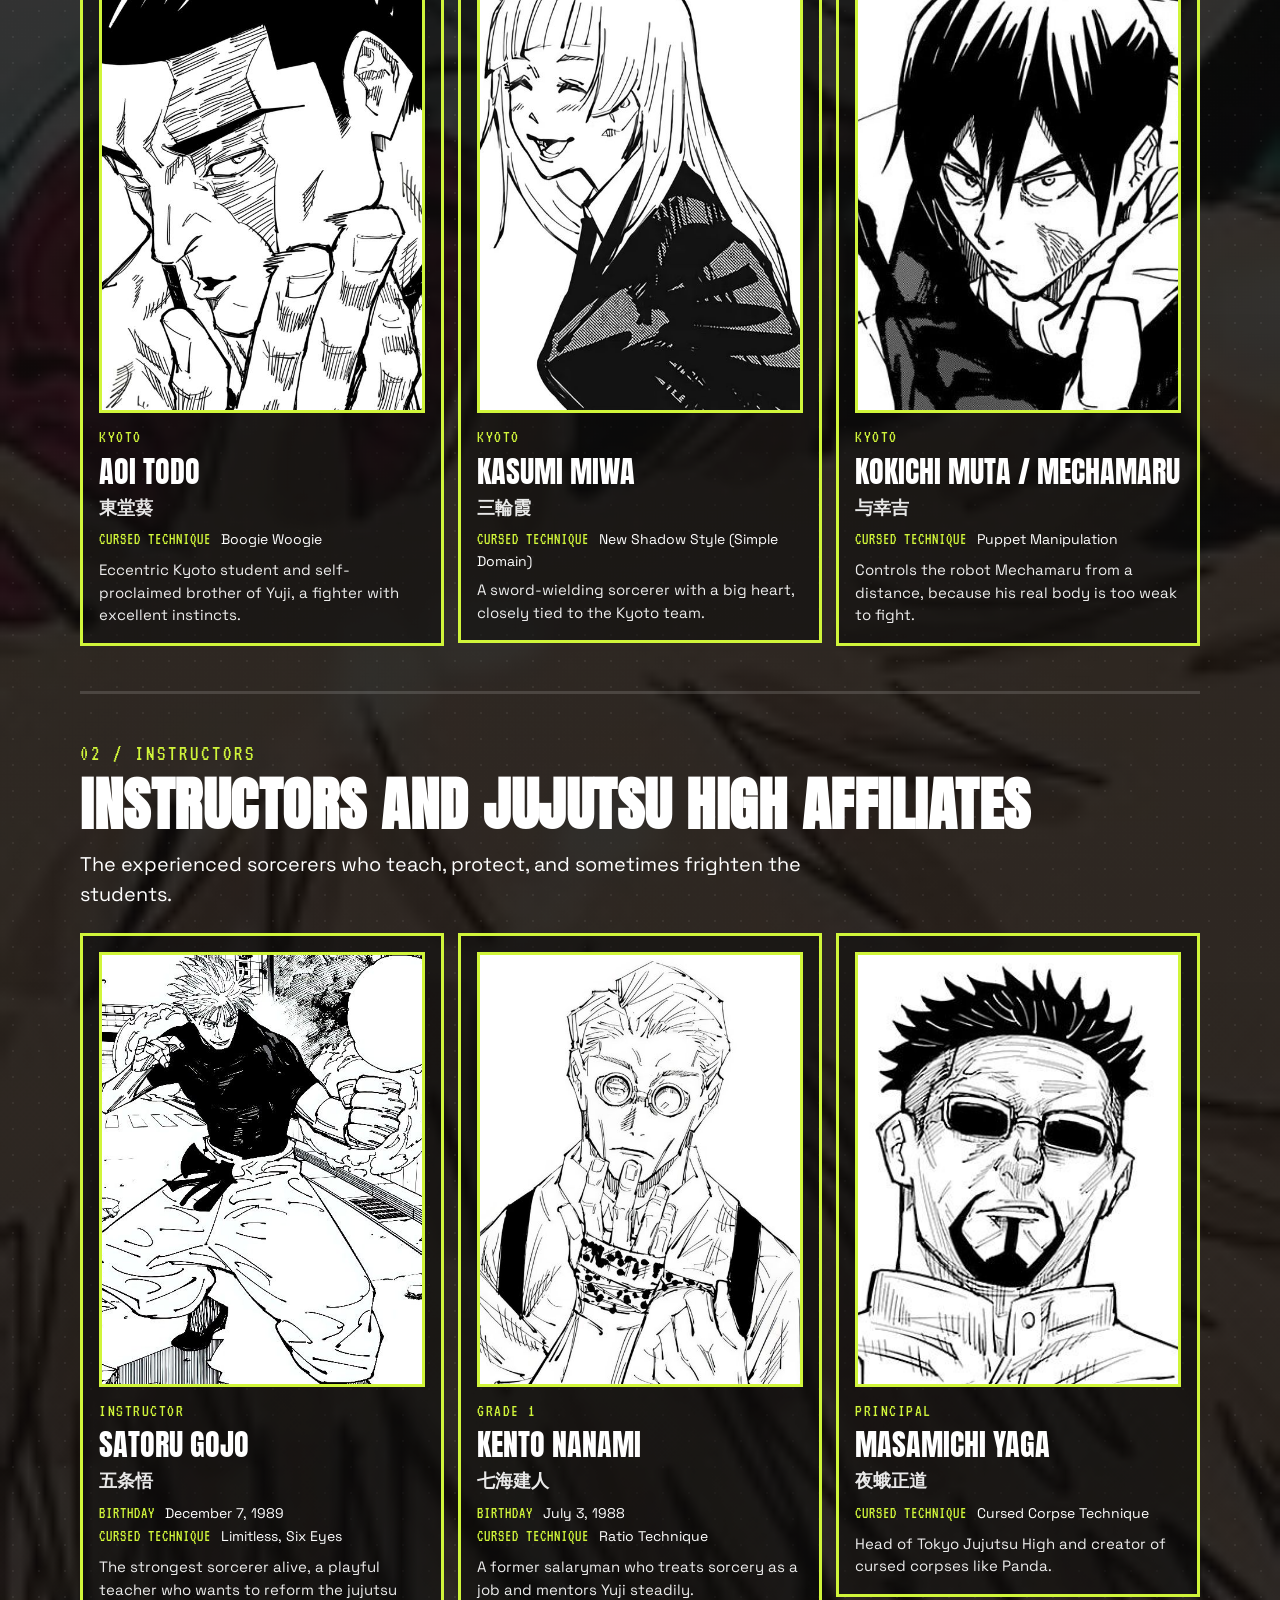
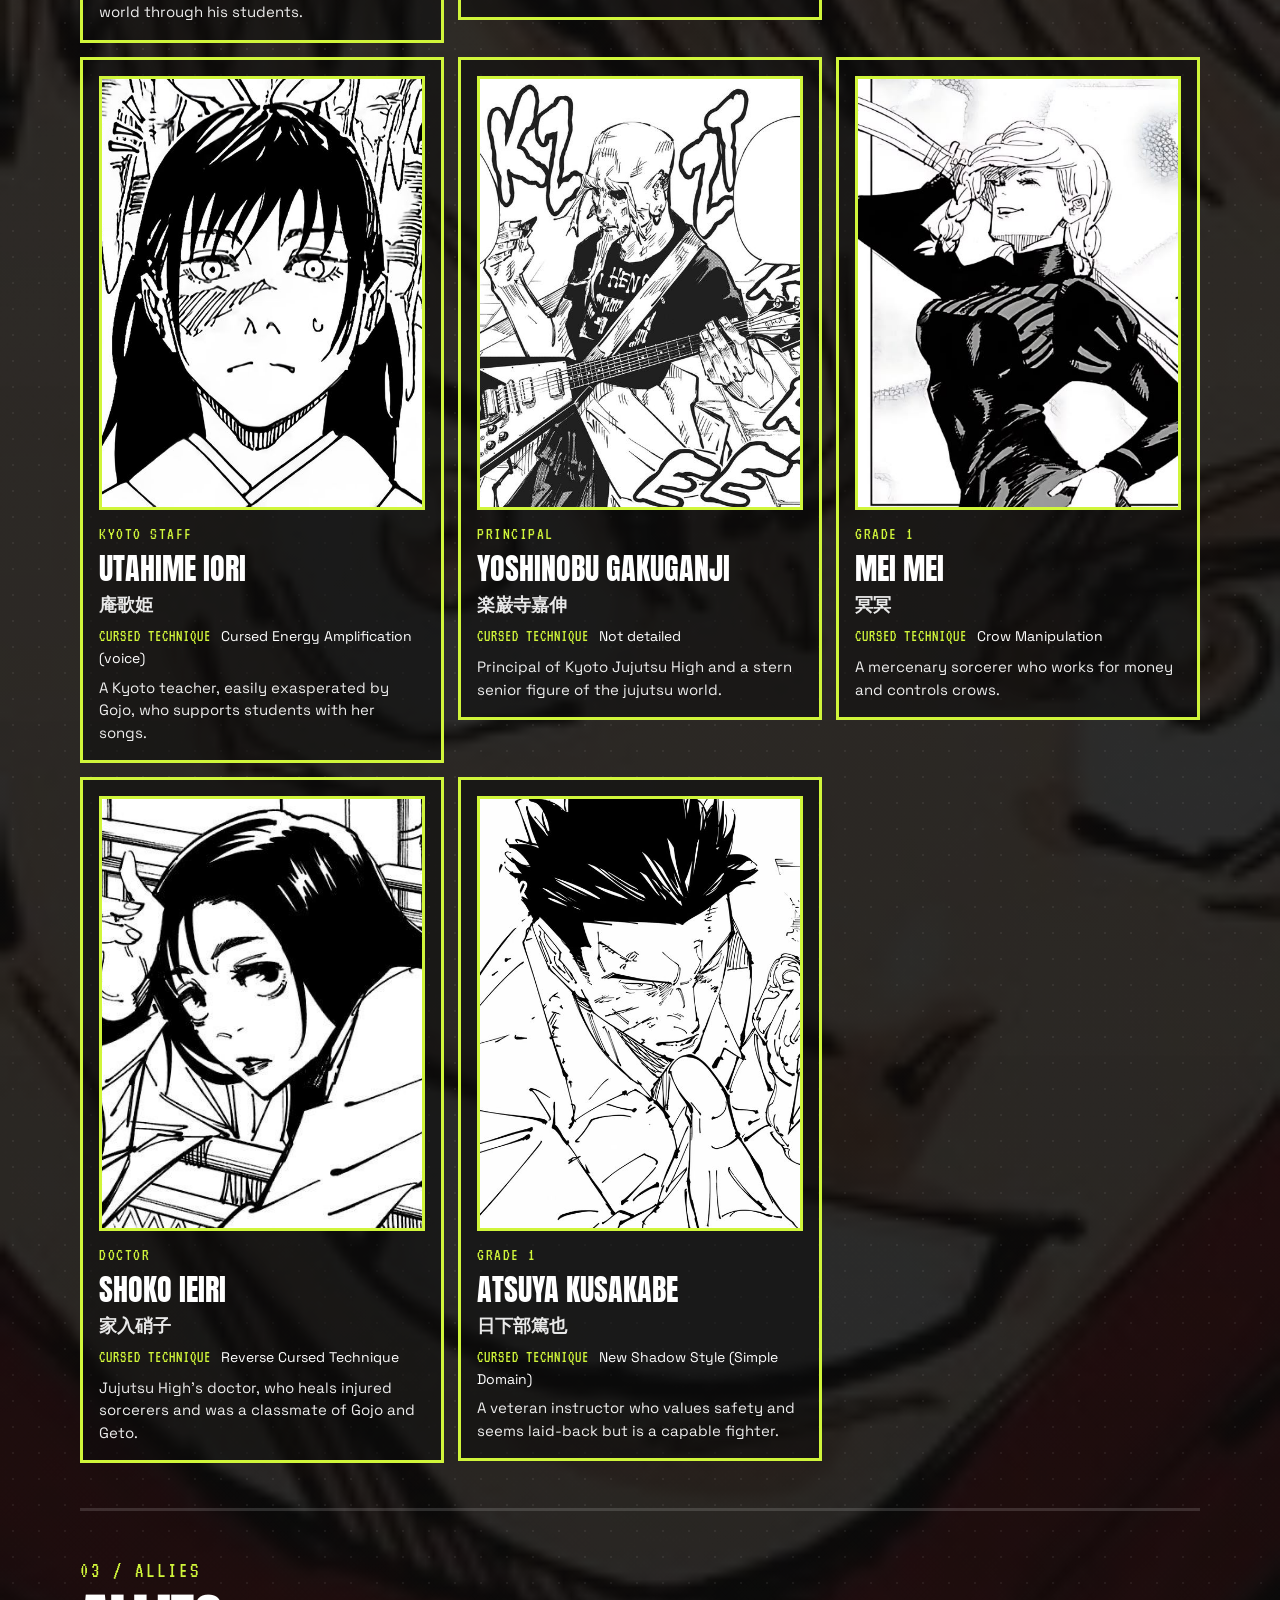
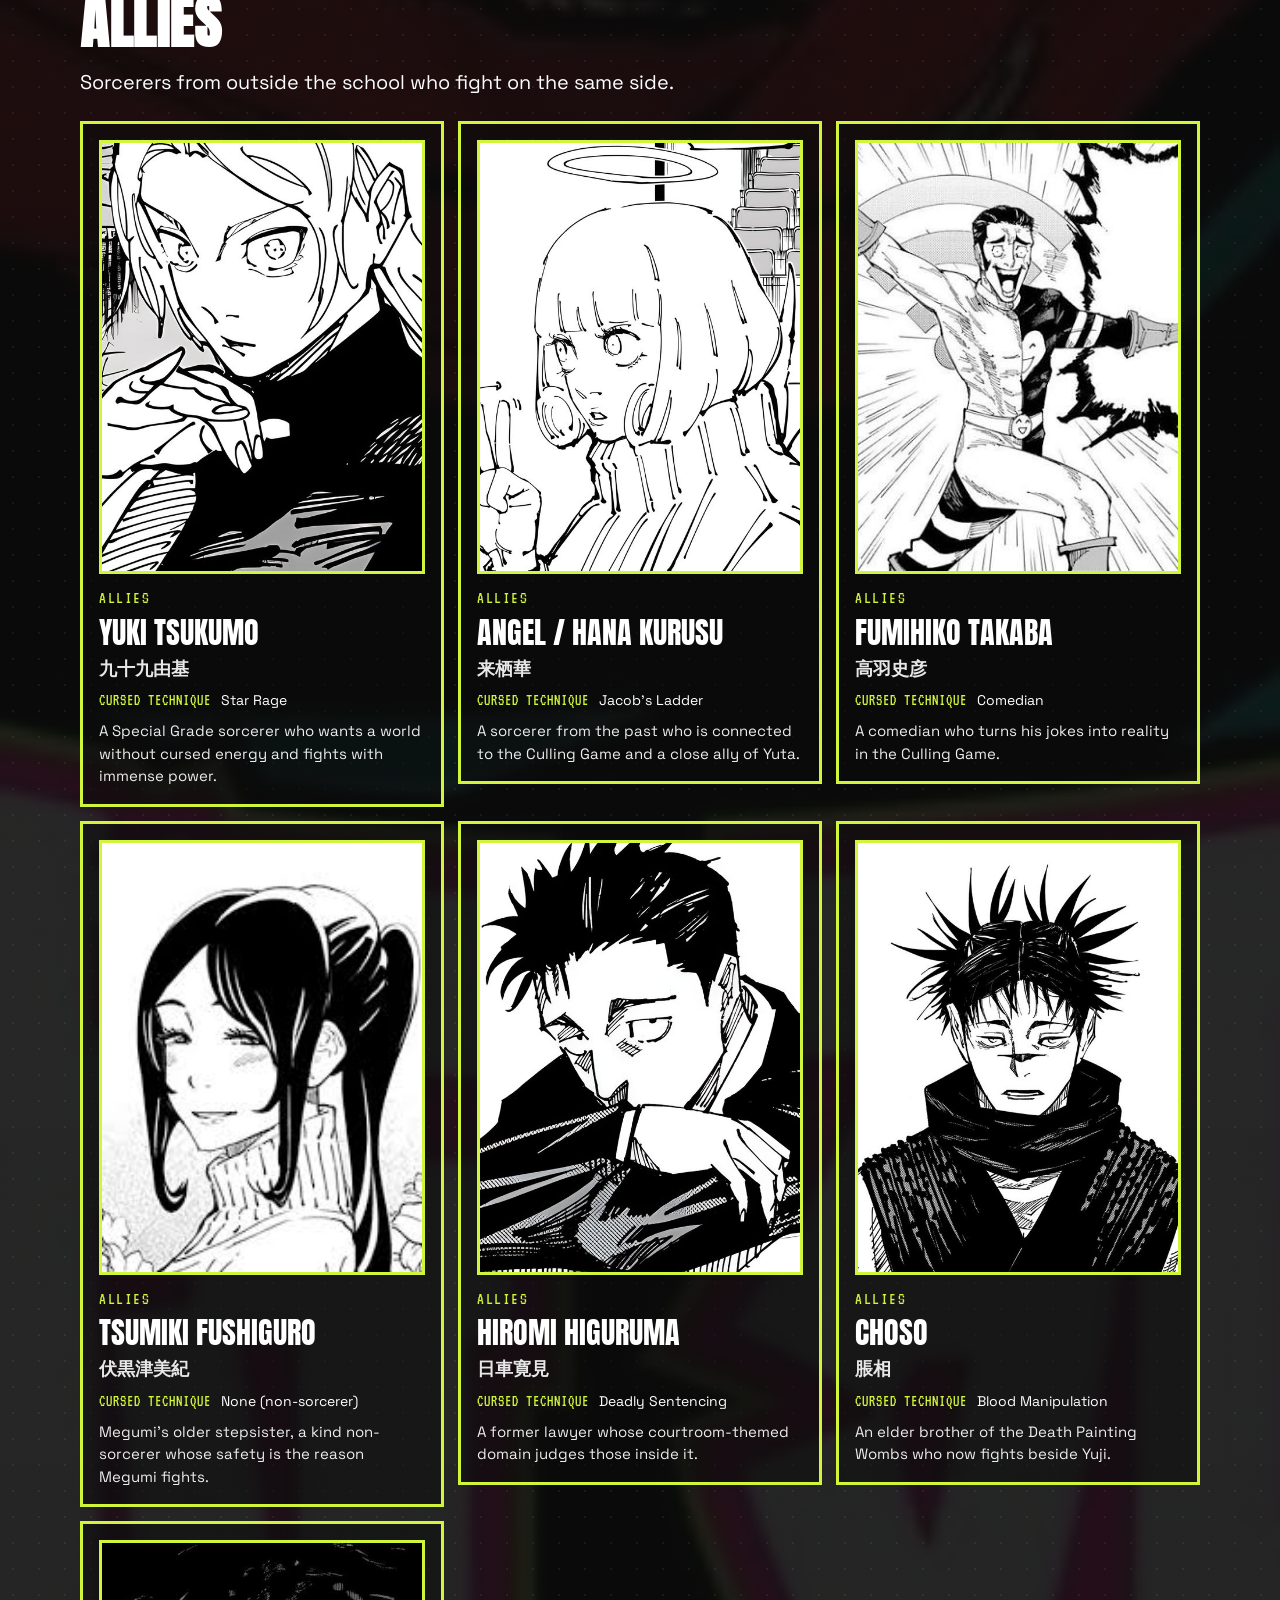
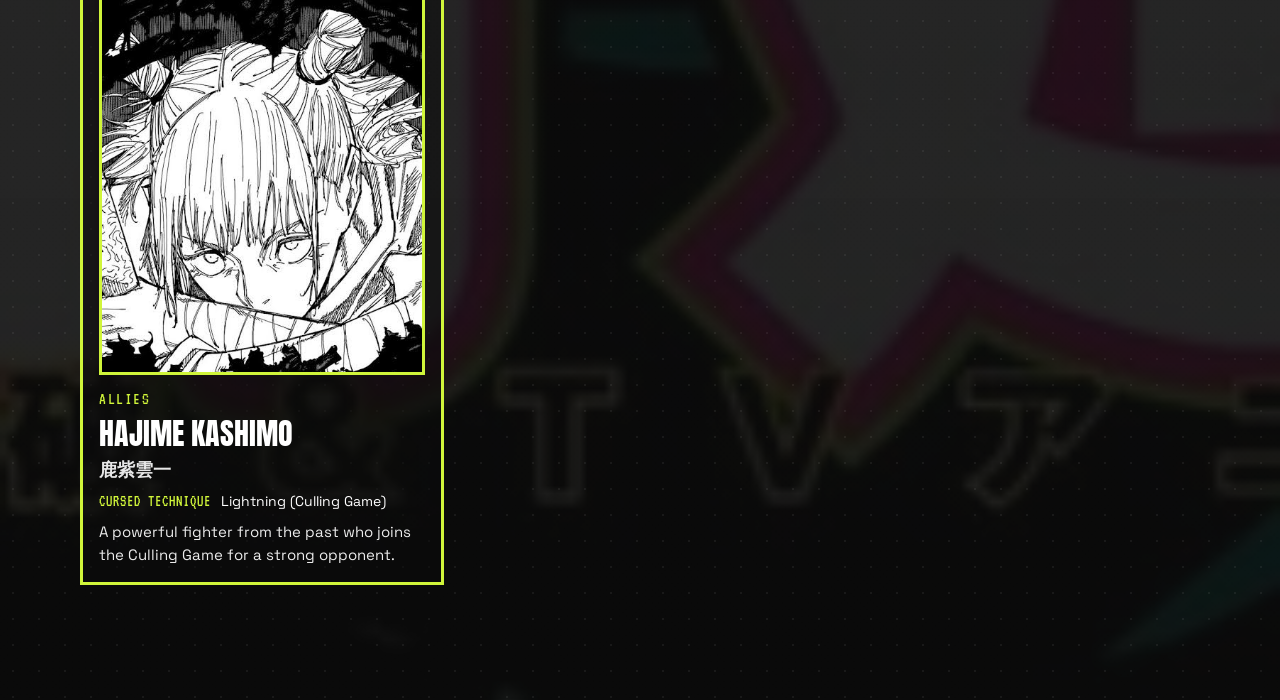
<file: characters.html>
<!DOCTYPE html>
<html lang="en">
<head>
<meta charset="UTF-8">
<meta name="viewport" content="width=device-width, initial-scale=1.0, viewport-fit=cover">
<title>Characters | Jujutsu Kaisen Fan Site</title>
<meta name="description" content="An unofficial Jujutsu Kaisen fan site: story, arcs, characters, villains, cursed energy, anime and manga.">
<link rel="preconnect" href="https://fonts.googleapis.com">
<link rel="preconnect" href="https://fonts.gstatic.com" crossorigin>
<link href="https://fonts.googleapis.com/css2?family=Anton&family=Space+Grotesk:wght@400;500;600;700&family=VT323&display=swap" rel="stylesheet">
<link rel="stylesheet" href="css/base.css">
<link rel="stylesheet" href="css/characters.css">
<link rel="stylesheet" href="css/revisions.css">
</head>
<body>
<header class="topbar">
  <a href="index.html" class="mark" aria-label="Home">JUJUTSU<b>KAISEN</b><span class="dot"></span></a>
  <div class="topright"><span class="counter"><span class="now">04</span> / 10</span><a class="menu-btn" href="#navPop">MENU +</a></div>
</header>
<main class="page s-orange pgbg bg-characters">
<div class="wrap"><section class="block"><span class="kicker hl-lime">01 / The Students</span><h2 class="big" style="margin:6px 0 0">Jujutsu High Students</h2><div class="lead">Profiles of the young sorcerers. Students from Tokyo and Kyoto.</div><div class="card-grid pf-grid"><div class="card pf"><img class="pic " src="image/Yuji_adalah_gw.jpg" alt="" loading="lazy"><span class="tg">First-Year</span><h3>Yuji Itadori</h3><div class="kj">虎杖悠仁</div><ul class="facts"><li><b>Birthday</b> March 20, 2003</li><li><b>Cursed Technique</b> Shrine, Blood Manipulation, Reverse Cursed Technique</li></ul><p>Sukuna&rsquo;s vessel. Superhuman strength and a strong sense of right and wrong; he vows to give people a proper death.</p></div><div class="card pf"><img class="pic " src="image/Megumi.jpg" alt="" loading="lazy"><span class="tg">First-Year</span><h3>Megumi Fushiguro</h3><div class="kj">伏黒恵</div><ul class="facts"><li><b>Birthday</b> December 22, 2002</li><li><b>Cursed Technique</b> Ten Shadows</li></ul><p>A calm, serious sorcerer with a strong sense of duty, he summons shikigami from shadows and saves people he thinks are worth saving.</p></div><div class="card pf"><img class="pic " src="image/Nobara.jpg" alt="" loading="lazy"><span class="tg">First-Year</span><h3>Nobara Kugisaki</h3><div class="kj">釘崎野薔薇</div><ul class="facts"><li><b>Birthday</b> August 7, 2002</li><li><b>Cursed Technique</b> Straw Doll Technique (Resonance, Hairpin)</li></ul><p>A fearless, confident country girl with a sharp tongue who fights with hammer, nails, and a straw doll.</p></div><div class="card pf"><img class="pic " src="image/Maki.jpg" alt="" loading="lazy"><span class="tg">Second-Year</span><h3>Maki Zenin</h3><div class="kj">禪院真希</div><ul class="facts"><li><b>Birthday</b> October 20, 2001</li><li><b>Cursed Technique</b> None (Heavenly Restriction)</li></ul><p>A cursed-tool specialist who left the Zenin clan&rsquo;s rules behind and proved herself through sheer skill.</p></div><div class="card pf"><img class="pic " src="image/Toge.jpg" alt="" loading="lazy"><span class="tg">Second-Year</span><h3>Toge Inumaki</h3><div class="kj">狗巻棘</div><ul class="facts"><li><b>Cursed Technique</b> Cursed Speech</li></ul><p>His words become commands, so he speaks in rice-ball ingredients to protect others from his own power.</p></div><div class="card pf"><img class="pic " src="image/Panda.jpg" alt="" loading="lazy"><span class="tg">Second-Year</span><h3>Panda</h3><div class="kj">パンダ</div><ul class="facts"><li><b>Cursed Technique</b> Cursed corpse (core switching, Gorilla Mode)</li></ul><p>An abnormal mutated cursed corpse created by Principal Yaga, kind-hearted and strong.</p></div><div class="card pf"><img class="pic " src="image/Yuta.jpg" alt="" loading="lazy"><span class="tg">Special Grade</span><h3>Yuta Okkotsu</h3><div class="kj">乙骨憂太</div><ul class="facts"><li><b>Cursed Technique</b> Copy, Rika&rsquo;s cursed energy</li></ul><p>Protagonist of Jujutsu Kaisen 0. A second-year with enormous cursed energy and a deep bond with Rika.</p></div><div class="card pf"><img class="pic " src="image/Hakari.jpg" alt="" loading="lazy"><span class="tg">Third-Year</span><h3>Kinji Hakari</h3><div class="kj">秤金次</div><ul class="facts"><li><b>Cursed Technique</b> Private Pure Love Train</li></ul><p>A gambler-style fighter whose Domain Expansion turns a jackpot into near-endless cursed energy and regeneration.</p></div><div class="card pf"><img class="pic " src="image/Kirara.jpg" alt="" loading="lazy"><span class="tg">Third-Year</span><h3>Kirara Hoshi</h3><div class="kj">星綺羅羅</div><ul class="facts"><li><b>Cursed Technique</b> Not detailed</li></ul><p>A second-year-level student from the Jujutsu High circle, introduced during the Culling Game arc.</p></div><div class="card pf"><img class="pic " src="image/Mai.jpg" alt="" loading="lazy"><span class="tg">Kyoto</span><h3>Mai Zenin</h3><div class="kj">禪院真依</div><ul class="facts"><li><b>Cursed Technique</b> Construction</li></ul><p>Maki&rsquo;s twin sister; she creates objects from her own cursed energy, mostly bullets for her revolver.</p></div><div class="card pf"><img class="pic " src="image/Kamo.jpg" alt="" loading="lazy"><span class="tg">Kyoto</span><h3>Noritoshi Kamo</h3><div class="kj">加茂憲紀</div><ul class="facts"><li><b>Cursed Technique</b> Blood Manipulation (Kamo clan)</li></ul><p>Heir of the Kamo clan, calm and precise in using blood as a weapon.</p></div><div class="card pf"><img class="pic " src="image/Momo.jpg" alt="" loading="lazy"><span class="tg">Kyoto</span><h3>Momo Nishimiya</h3><div class="kj">西宮桃</div><ul class="facts"><li><b>Cursed Technique</b> Wind Scythe</li></ul><p>A broom-riding sorcerer who supports her team and fights from the air.</p></div><div class="card pf"><img class="pic " src="image/Todo.jpg" alt="" loading="lazy"><span class="tg">Kyoto</span><h3>Aoi Todo</h3><div class="kj">東堂葵</div><ul class="facts"><li><b>Cursed Technique</b> Boogie Woogie</li></ul><p>Eccentric Kyoto student and self-proclaimed brother of Yuji, a fighter with excellent instincts.</p></div><div class="card pf"><img class="pic " src="image/Miwa.jpg" alt="" loading="lazy"><span class="tg">Kyoto</span><h3>Kasumi Miwa</h3><div class="kj">三輪霞</div><ul class="facts"><li><b>Cursed Technique</b> New Shadow Style (Simple Domain)</li></ul><p>A sword-wielding sorcerer with a big heart, closely tied to the Kyoto team.</p></div><div class="card pf"><img class="pic " src="image/Muta.jpg" alt="" loading="lazy"><span class="tg">Kyoto</span><h3>Kokichi Muta / Mechamaru</h3><div class="kj">与幸吉</div><ul class="facts"><li><b>Cursed Technique</b> Puppet Manipulation</li></ul><p>Controls the robot Mechamaru from a distance, because his real body is too weak to fight.</p></div></div></section><section class="block"><span class="kicker hl-lime">02 / Instructors</span><h2 class="big" style="margin:6px 0 0">Instructors and Jujutsu High Affiliates</h2><div class="lead">The experienced sorcerers who teach, protect, and sometimes frighten the students.</div><div class="card-grid pf-grid"><div class="card pf"><img class="pic " src="image/suamik.jpg" alt="" loading="lazy"><span class="tg">Instructor</span><h3>Satoru Gojo</h3><div class="kj">五条悟</div><ul class="facts"><li><b>Birthday</b> December 7, 1989</li><li><b>Cursed Technique</b> Limitless, Six Eyes</li></ul><p>The strongest sorcerer alive, a playful teacher who wants to reform the jujutsu world through his students.</p></div><div class="card pf"><img class="pic " src="image/nanami.jpg" alt="" loading="lazy"><span class="tg">Grade 1</span><h3>Kento Nanami</h3><div class="kj">七海建人</div><ul class="facts"><li><b>Birthday</b> July 3, 1988</li><li><b>Cursed Technique</b> Ratio Technique</li></ul><p>A former salaryman who treats sorcery as a job and mentors Yuji steadily.</p></div><div class="card pf"><img class="pic " src="image/yaga.jpg" alt="" loading="lazy"><span class="tg">Principal</span><h3>Masamichi Yaga</h3><div class="kj">夜蛾正道</div><ul class="facts"><li><b>Cursed Technique</b> Cursed Corpse Technique</li></ul><p>Head of Tokyo Jujutsu High and creator of cursed corpses like Panda.</p></div><div class="card pf"><img class="pic " src="image/uta.jpg" alt="" loading="lazy"><span class="tg">Kyoto Staff</span><h3>Utahime Iori</h3><div class="kj">庵歌姫</div><ul class="facts"><li><b>Cursed Technique</b> Cursed Energy Amplification (voice)</li></ul><p>A Kyoto teacher, easily exasperated by Gojo, who supports students with her songs.</p></div><div class="card pf"><img class="pic " src="image/gaku.jpg" alt="" loading="lazy"><span class="tg">Principal</span><h3>Yoshinobu Gakuganji</h3><div class="kj">楽巌寺嘉伸</div><ul class="facts"><li><b>Cursed Technique</b> Not detailed</li></ul><p>Principal of Kyoto Jujutsu High and a stern senior figure of the jujutsu world.</p></div><div class="card pf"><img class="pic " src="image/Mei_Mei.jpg" alt="" loading="lazy"><span class="tg">Grade 1</span><h3>Mei Mei</h3><div class="kj">冥冥</div><ul class="facts"><li><b>Cursed Technique</b> Crow Manipulation</li></ul><p>A mercenary sorcerer who works for money and controls crows.</p></div><div class="card pf"><img class="pic " src="image/shoko.jpg" alt="" loading="lazy"><span class="tg">Doctor</span><h3>Shoko Ieiri</h3><div class="kj">家入硝子</div><ul class="facts"><li><b>Cursed Technique</b> Reverse Cursed Technique</li></ul><p>Jujutsu High&rsquo;s doctor, who heals injured sorcerers and was a classmate of Gojo and Geto.</p></div><div class="card pf"><img class="pic " src="image/kusa.jpg" alt="" loading="lazy"><span class="tg">Grade 1</span><h3>Atsuya Kusakabe</h3><div class="kj">日下部篤也</div><ul class="facts"><li><b>Cursed Technique</b> New Shadow Style (Simple Domain)</li></ul><p>A veteran instructor who values safety and seems laid-back but is a capable fighter.</p></div></div></section><section class="block"><span class="kicker hl-lime">03 / Allies</span><h2 class="big" style="margin:6px 0 0">Allies</h2><div class="lead">Sorcerers from outside the school who fight on the same side.</div><div class="card-grid pf-grid"><div class="card pf"><img class="pic " src="image/yuki.jpg" alt="" loading="lazy"><span class="tg">Allies</span><h3>Yuki Tsukumo</h3><div class="kj">九十九由基</div><ul class="facts"><li><b>Cursed Technique</b> Star Rage</li></ul><p>A Special Grade sorcerer who wants a world without cursed energy and fights with immense power.</p></div><div class="card pf"><img class="pic " src="image/hana.jpg" alt="" loading="lazy"><span class="tg">Allies</span><h3>Angel / Hana Kurusu</h3><div class="kj">来栖華</div><ul class="facts"><li><b>Cursed Technique</b> Jacob&rsquo;s Ladder</li></ul><p>A sorcerer from the past who is connected to the Culling Game and a close ally of Yuta.</p></div><div class="card pf"><img class="pic " src="image/takaba.jpg" alt="" loading="lazy"><span class="tg">Allies</span><h3>Fumihiko Takaba</h3><div class="kj">高羽史彦</div><ul class="facts"><li><b>Cursed Technique</b> Comedian</li></ul><p>A comedian who turns his jokes into reality in the Culling Game.</p></div><div class="card pf"><img class="pic " src="image/tsumiki.jpg" alt="" loading="lazy"><span class="tg">Allies</span><h3>Tsumiki Fushiguro</h3><div class="kj">伏黒津美紀</div><ul class="facts"><li><b>Cursed Technique</b> None (non-sorcerer)</li></ul><p>Megumi&rsquo;s older stepsister, a kind non-sorcerer whose safety is the reason Megumi fights.</p></div><div class="card pf"><img class="pic " src="image/Higuruma.jpg" alt="" loading="lazy"><span class="tg">Allies</span><h3>Hiromi Higuruma</h3><div class="kj">日車寛見</div><ul class="facts"><li><b>Cursed Technique</b> Deadly Sentencing</li></ul><p>A former lawyer whose courtroom-themed domain judges those inside it.</p></div><div class="card pf"><img class="pic " src="image/Choso.jpg" alt="" loading="lazy"><span class="tg">Allies</span><h3>Choso</h3><div class="kj">脹相</div><ul class="facts"><li><b>Cursed Technique</b> Blood Manipulation</li></ul><p>An elder brother of the Death Painting Wombs who now fights beside Yuji.</p></div><div class="card pf"><img class="pic " src="image/kashimo.jpg" alt="" loading="lazy"><span class="tg">Allies</span><h3>Hajime Kashimo</h3><div class="kj">鹿紫雲一</div><ul class="facts"><li><b>Cursed Technique</b> Lightning (Culling Game)</li></ul><p>A powerful fighter from the past who joins the Culling Game for a strong opponent.</p></div></div></section></div>
</main>
<footer class="footerbar">
  <span class="foot-credit">Unofficial Jujutsu Kaisen Fan site by @elokrizz</span>
  <div class="nav-pills">
    <a class="pill" href="arcs.html" aria-label="Previous page"><svg viewBox="0 0 24 24" fill="none" stroke="currentColor" stroke-width="3"><path d="M15 5l-7 7 7 7"/></svg></a>
    <a class="pill" href="villains.html" aria-label="Next page"><svg viewBox="0 0 24 24" fill="none" stroke="currentColor" stroke-width="3"><path d="M9 5l7 7-7 7"/></svg></a>
  </div>
</footer>
<nav class="nav-pop" id="navPop">
  <div class="nav-head"><span class="mark">呪術廻戦</span><a class="x" href="#" aria-label="Close menu">CLOSE &#10005;</a></div>
  <ul class="nav-list"><li><a href="index.html"><span class="ix">01</span>Home</a></li><li><a href="story.html"><span class="ix">02</span>The Story</a></li><li><a href="arcs.html"><span class="ix">03</span>Story Arcs</a></li><li><a href="characters.html" class="cur"><span class="ix">04</span>Characters</a></li><li><a href="villains.html"><span class="ix">05</span>Villains</a></li><li><a href="techniques.html"><span class="ix">06</span>Cursed Energy</a></li><li><a href="world.html"><span class="ix">07</span>The World</a></li><li><a href="anime.html"><span class="ix">08</span>Anime</a></li><li><a href="manga.html"><span class="ix">09</span>Manga</a></li><li><a href="fanhub.html"><span class="ix">10</span>Fan Hub</a></li></ul>
  <div class="nav-foot">Warning: Spoilers.</div>
</nav>
<script src="js/music.js" defer></script>
</body>
</html>
</file>
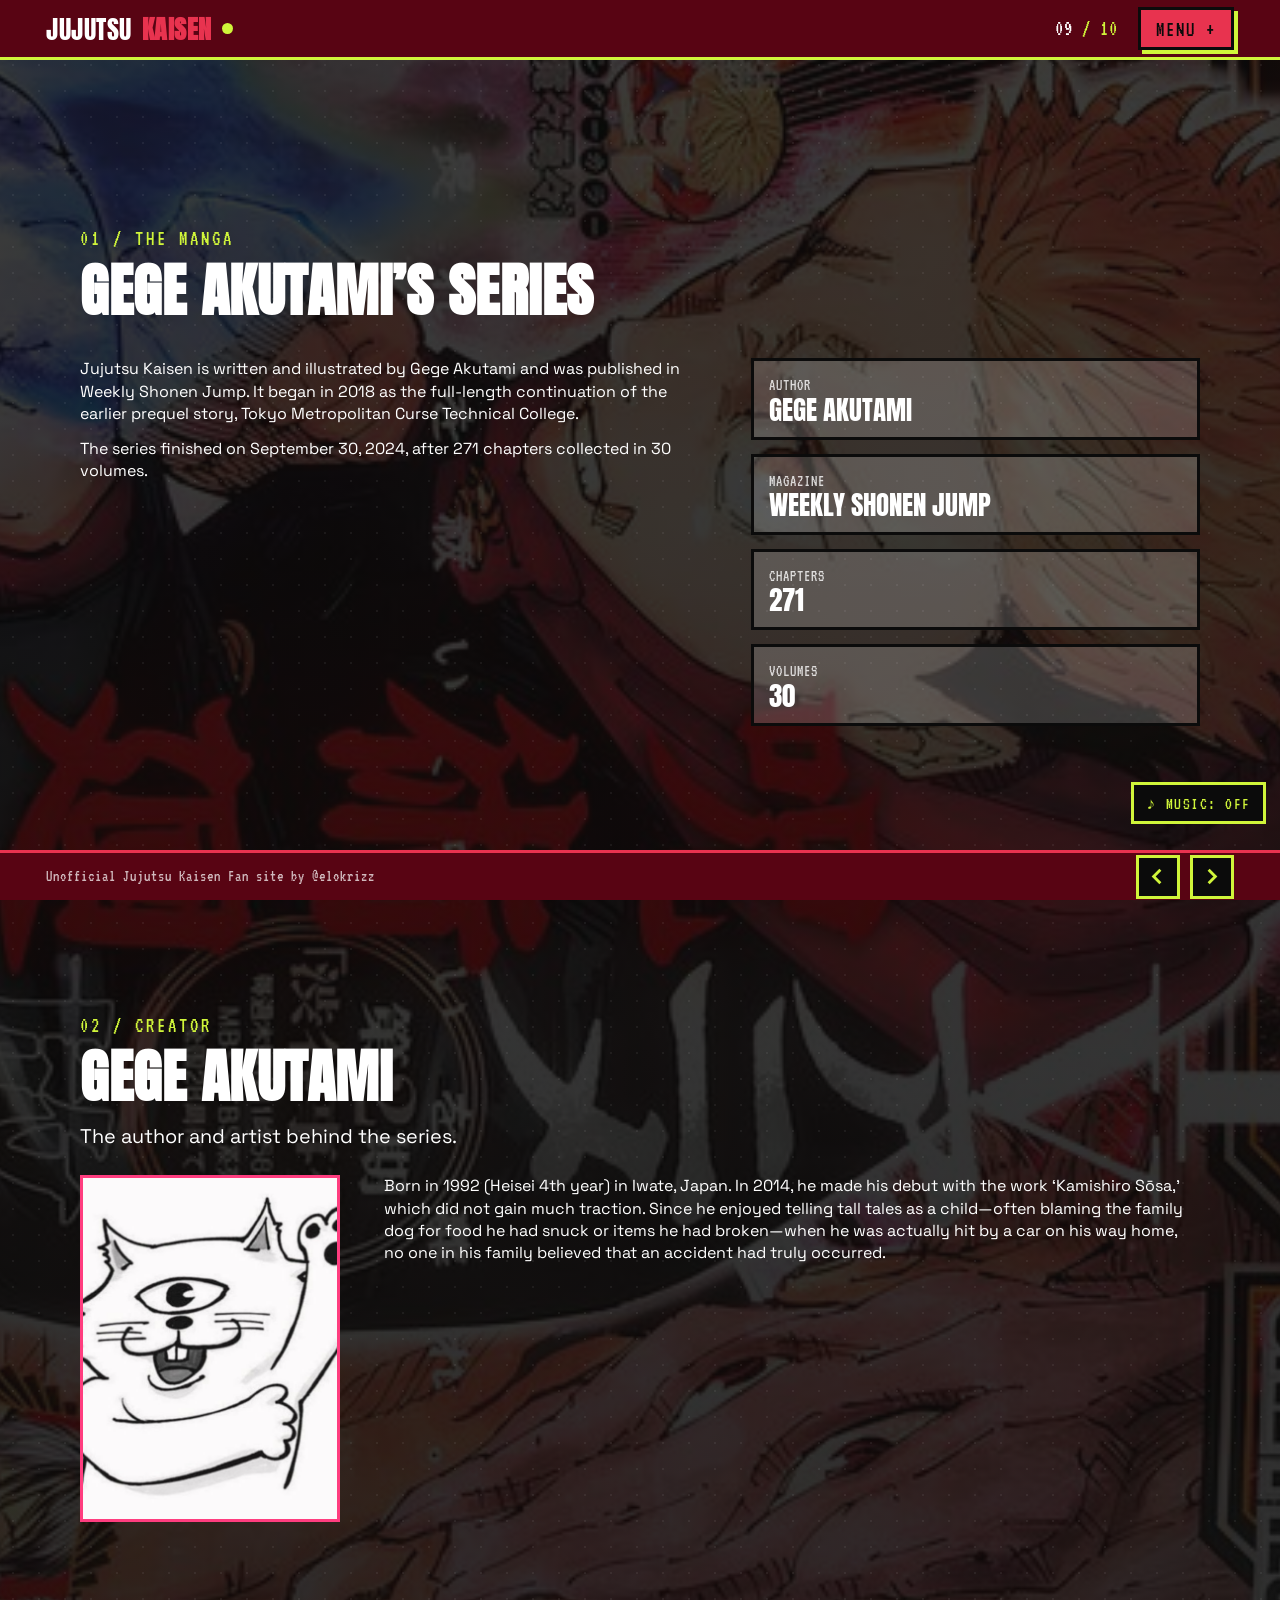
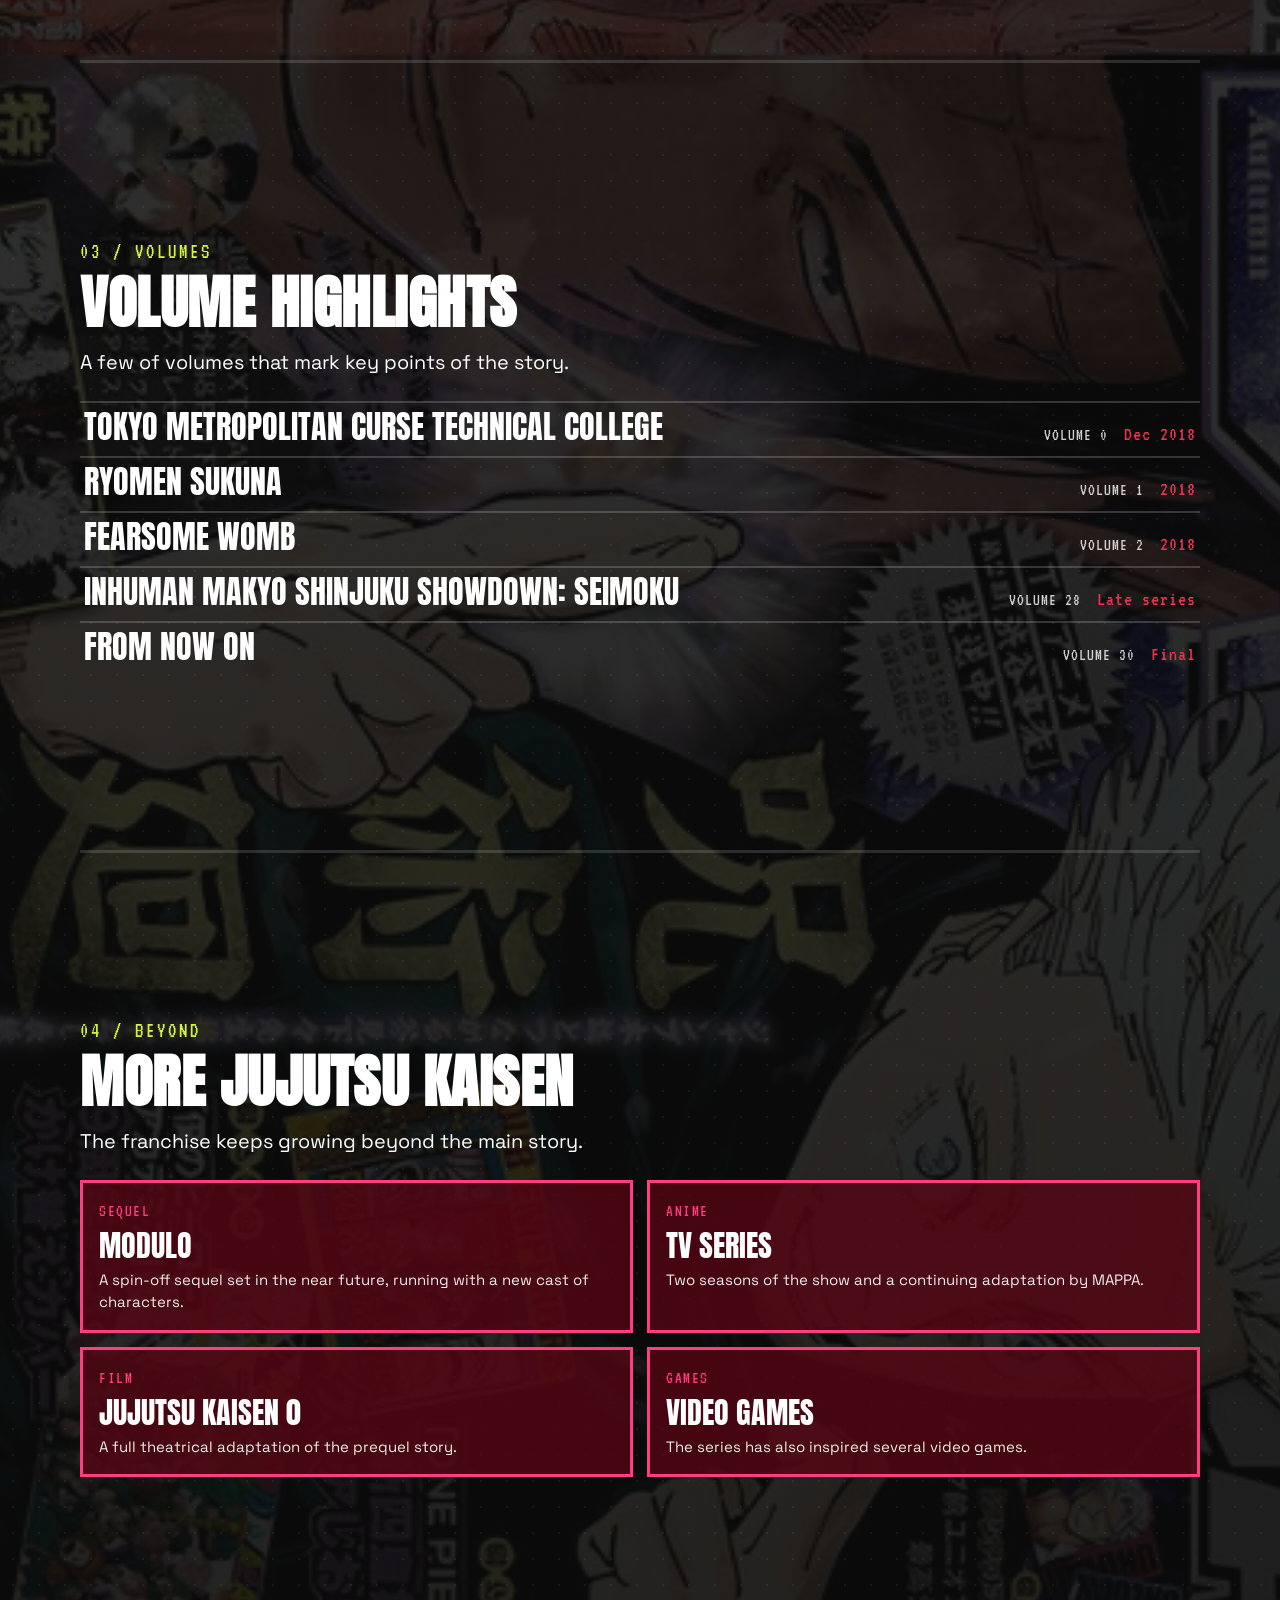
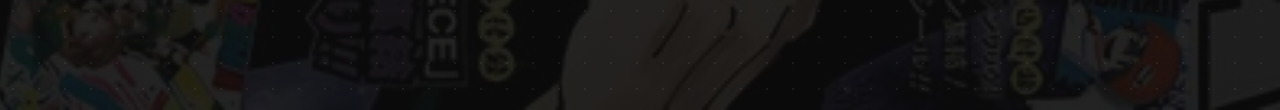
<file: manga.html>
<!DOCTYPE html>
<html lang="en">
<head>
<meta charset="UTF-8">
<meta name="viewport" content="width=device-width, initial-scale=1.0, viewport-fit=cover">
<title>Manga | Jujutsu Kaisen Fan Site</title>
<meta name="description" content="An unofficial Jujutsu Kaisen fan site: story, arcs, characters, villains, cursed energy, anime and manga.">
<link rel="preconnect" href="https://fonts.googleapis.com">
<link rel="preconnect" href="https://fonts.gstatic.com" crossorigin>
<link href="https://fonts.googleapis.com/css2?family=Anton&family=Space+Grotesk:wght@400;500;600;700&family=VT323&display=swap" rel="stylesheet">
<link rel="stylesheet" href="css/base.css">
<link rel="stylesheet" href="css/manga.css">
<link rel="stylesheet" href="css/revisions.css">
</head>
<body>
<header class="topbar">
  <a href="index.html" class="mark" aria-label="Home">JUJUTSU<b>KAISEN</b><span class="dot"></span></a>
  <div class="topright"><span class="counter"><span class="now">09</span> / 10</span><a class="menu-btn" href="#navPop">MENU +</a></div>
</header>
<main class="page s-ink pgbg bg-manga">
<div class="wrap"><section class="block"><span class="kicker hl-lime">01 / The Manga</span><h2 class="big" style="margin:6px 0 0">Gege Akutami&rsquo;s Series</h2><div class="lead"></div><div class="bio-grid"><div><p>Jujutsu Kaisen is written and illustrated by Gege Akutami and was published in Weekly Shonen Jump. It began in 2018 as the full-length continuation of the earlier prequel story, Tokyo Metropolitan Curse Technical College.</p><p>The series finished on September 30, 2024, after 271 chapters collected in 30 volumes.</p></div><div class="bio-meta"><div class="meta-card"><div class="k">Author</div><div class="v">Gege Akutami</div></div><div class="meta-card"><div class="k">Magazine</div><div class="v">Weekly Shonen Jump</div></div><div class="meta-card"><div class="k">Chapters</div><div class="v">271</div></div><div class="meta-card"><div class="k">Volumes</div><div class="v">30</div></div></div></div></section><section class="block"><span class="kicker hl-lime">02 / Creator</span><h2 class="big" style="margin:6px 0 0">Gege Akutami</h2><div class="lead">The author and artist behind the series.</div><div class="bio-grid creator"><img class="pic portrait" src="image/Gege_Akutami.jpg" alt="" loading="lazy"><div><p>Born in 1992 (Heisei 4th year) in Iwate, Japan. In 2014, he made his debut with the work &lsquo;Kamishiro S&#333;sa,&rsquo; which did not gain much traction. Since he enjoyed telling tall tales as a child&mdash;often blaming the family dog for food he had snuck or items he had broken&mdash;when he was actually hit by a car on his way home, no one in his family believed that an accident had truly occurred.</p></div></div></section><section class="block"><span class="kicker hl-lime">03 / Volumes</span><h2 class="big" style="margin:6px 0 0">Volume Highlights</h2><div class="lead">A few of volumes that mark key points of the story.</div><div class="rel-list"><div class="rel-row"><span class="t">Tokyo Metropolitan Curse Technical College</span><span class="ty">Volume 0</span><span class="yr">Dec 2018</span></div><div class="rel-row"><span class="t">Ryomen Sukuna</span><span class="ty">Volume 1</span><span class="yr">2018</span></div><div class="rel-row"><span class="t">Fearsome Womb</span><span class="ty">Volume 2</span><span class="yr">2018</span></div><div class="rel-row"><span class="t">Inhuman Makyo Shinjuku Showdown: Seimoku</span><span class="ty">Volume 28</span><span class="yr">Late series</span></div><div class="rel-row"><span class="t">From Now On</span><span class="ty">Volume 30</span><span class="yr">Final</span></div></div></section><section class="block"><span class="kicker hl-lime">04 / Beyond</span><h2 class="big" style="margin:6px 0 0">More Jujutsu Kaisen</h2><div class="lead">The franchise keeps growing beyond the main story.</div><div class="card-grid two"><div class="card"><span class="tg">Sequel</span><h3>Modulo</h3><p>A spin-off sequel set in the near future, running with a new cast of characters.</p></div><div class="card"><span class="tg">Anime</span><h3>TV Series</h3><p>Two seasons of the show and a continuing adaptation by MAPPA.</p></div><div class="card"><span class="tg">Film</span><h3>Jujutsu Kaisen 0</h3><p>A full theatrical adaptation of the prequel story.</p></div><div class="card"><span class="tg">Games</span><h3>Video Games</h3><p>The series has also inspired several video games.</p></div></div></section></div>
</main>
<footer class="footerbar">
  <span class="foot-credit">Unofficial Jujutsu Kaisen Fan site by @elokrizz</span>
  <div class="nav-pills">
    <a class="pill" href="anime.html" aria-label="Previous page"><svg viewBox="0 0 24 24" fill="none" stroke="currentColor" stroke-width="3"><path d="M15 5l-7 7 7 7"/></svg></a>
    <a class="pill" href="fanhub.html" aria-label="Next page"><svg viewBox="0 0 24 24" fill="none" stroke="currentColor" stroke-width="3"><path d="M9 5l7 7-7 7"/></svg></a>
  </div>
</footer>
<nav class="nav-pop" id="navPop">
  <div class="nav-head"><span class="mark">呪術廻戦</span><a class="x" href="#" aria-label="Close menu">CLOSE &#10005;</a></div>
  <ul class="nav-list"><li><a href="index.html"><span class="ix">01</span>Home</a></li><li><a href="story.html"><span class="ix">02</span>The Story</a></li><li><a href="arcs.html"><span class="ix">03</span>Story Arcs</a></li><li><a href="characters.html"><span class="ix">04</span>Characters</a></li><li><a href="villains.html"><span class="ix">05</span>Villains</a></li><li><a href="techniques.html"><span class="ix">06</span>Cursed Energy</a></li><li><a href="world.html"><span class="ix">07</span>The World</a></li><li><a href="anime.html"><span class="ix">08</span>Anime</a></li><li><a href="manga.html" class="cur"><span class="ix">09</span>Manga</a></li><li><a href="fanhub.html"><span class="ix">10</span>Fan Hub</a></li></ul>
  <div class="nav-foot">Warning: Spoilers.</div>
</nav>
<script src="js/music.js" defer></script>
</body>
</html>
</file>
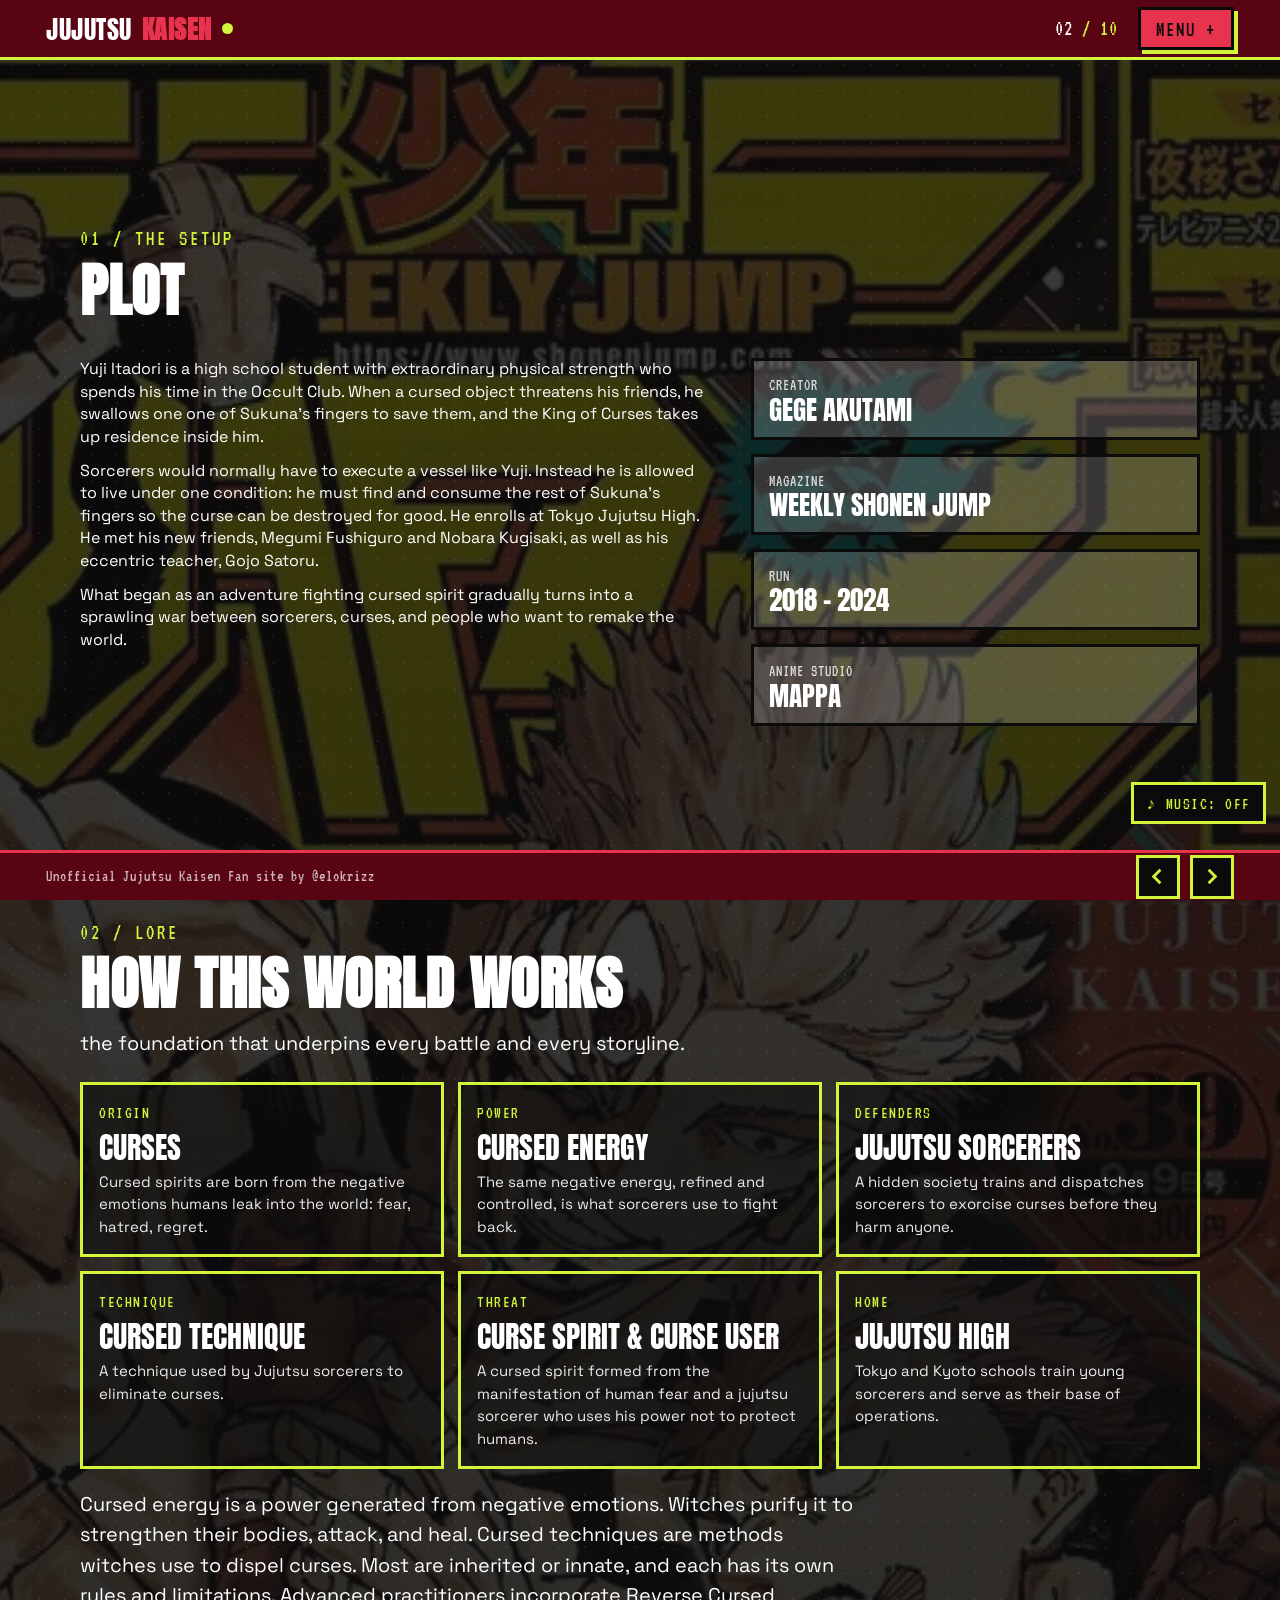
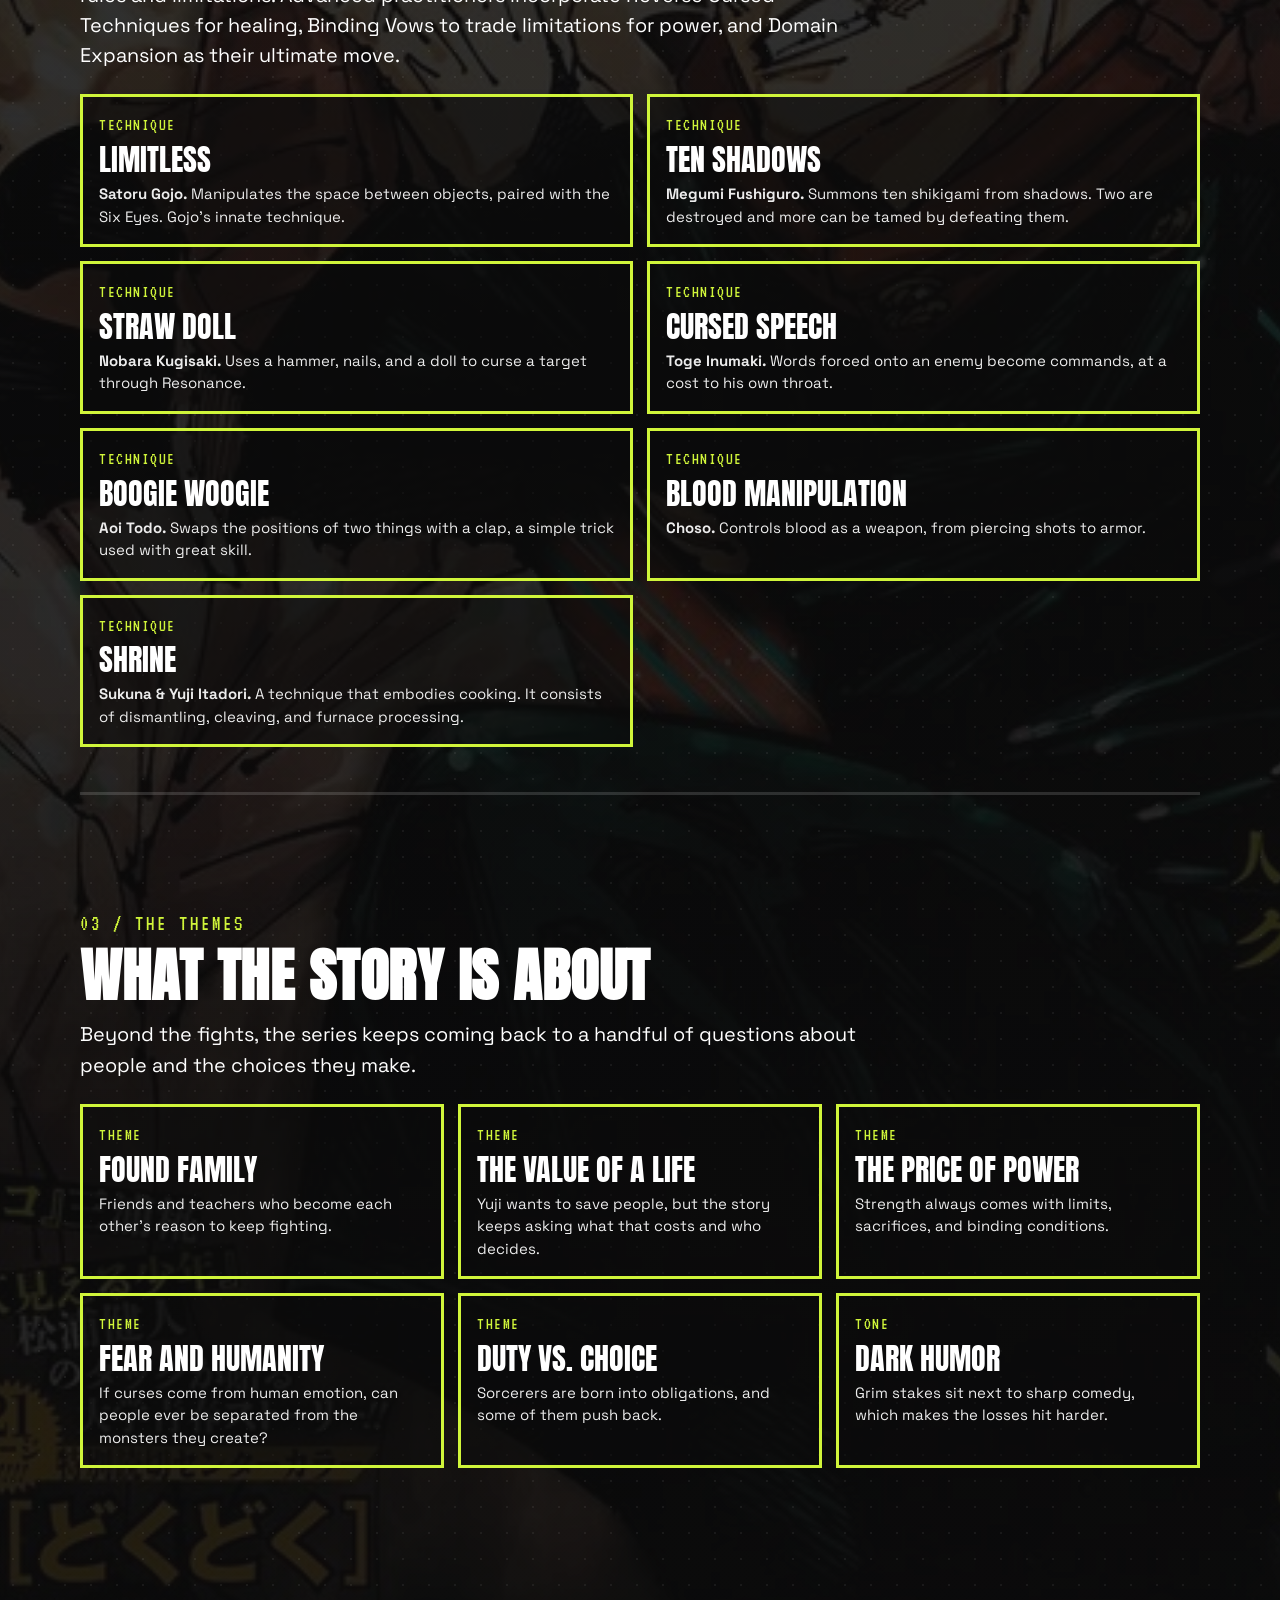
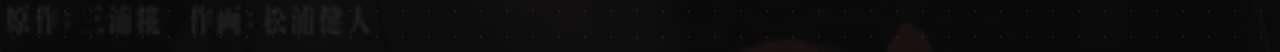
<file: story.html>
<!DOCTYPE html>
<html lang="en">
<head>
<meta charset="UTF-8">
<meta name="viewport" content="width=device-width, initial-scale=1.0, viewport-fit=cover">
<title>The Story | Jujutsu Kaisen Fan Site</title>
<meta name="description" content="An unofficial Jujutsu Kaisen fan site: story, arcs, characters, villains, cursed energy, anime and manga.">
<link rel="preconnect" href="https://fonts.googleapis.com">
<link rel="preconnect" href="https://fonts.gstatic.com" crossorigin>
<link href="https://fonts.googleapis.com/css2?family=Anton&family=Space+Grotesk:wght@400;500;600;700&family=VT323&display=swap" rel="stylesheet">
<link rel="stylesheet" href="css/base.css">
<link rel="stylesheet" href="css/story.css">
<link rel="stylesheet" href="css/revisions.css">
</head>
<body>
<header class="topbar">
  <a href="index.html" class="mark" aria-label="Home">JUJUTSU<b>KAISEN</b><span class="dot"></span></a>
  <div class="topright"><span class="counter"><span class="now">02</span> / 10</span><a class="menu-btn" href="#navPop">MENU +</a></div>
</header>
<main class="page s-orange pgbg bg-story">
<div class="wrap"><section class="block"><span class="kicker hl-lime">01 / The Setup</span><h2 class="big" style="margin:6px 0 0">Plot</h2><div class="lead"></div><div class="bio-grid"><div><p>Yuji Itadori is a high school student with extraordinary physical strength who spends his time in the Occult Club. When a cursed object threatens his friends, he swallows one one of Sukuna&rsquo;s fingers to save them, and the King of Curses takes up residence inside him.</p><p>Sorcerers would normally have to execute a vessel like Yuji. Instead he is allowed to live under one condition: he must find and consume the rest of Sukuna&rsquo;s fingers so the curse can be destroyed for good. He enrolls at Tokyo Jujutsu High. He met his new friends, Megumi Fushiguro and Nobara Kugisaki, as well as his eccentric teacher, Gojo Satoru.</p><p>What began as an adventure fighting cursed spirit gradually turns into a sprawling war between sorcerers, curses, and people who want to remake the world.</p></div><div class="bio-meta"><div class="meta-card"><div class="k">Creator</div><div class="v">Gege Akutami</div></div><div class="meta-card"><div class="k">Magazine</div><div class="v">Weekly Shonen Jump</div></div><div class="meta-card"><div class="k">Run</div><div class="v">2018 &ndash; 2024</div></div><div class="meta-card"><div class="k">Anime Studio</div><div class="v"><a href="https://www.mappa.co.jp/en/" target="_blank" rel="noopener">MAPPA</a></div></div></div></div></section><section class="block"><span class="kicker hl-lime">02 / Lore</span><h2 class="big" style="margin:6px 0 0">How This World Works</h2><div class="lead">the foundation that underpins every battle and every storyline.</div><div class="card-grid"><div class="card"><span class="tg">Origin</span><h3>Curses</h3><p>Cursed spirits are born from the negative emotions humans leak into the world: fear, hatred, regret.</p></div><div class="card"><span class="tg">Power</span><h3>Cursed Energy</h3><p>The same negative energy, refined and controlled, is what sorcerers use to fight back.</p></div><div class="card"><span class="tg">Defenders</span><h3>Jujutsu Sorcerers</h3><p>A hidden society trains and dispatches sorcerers to exorcise curses before they harm anyone.</p></div><div class="card"><span class="tg">Technique</span><h3>Cursed Technique</h3><p>A technique used by Jujutsu sorcerers to eliminate curses.</p></div><div class="card"><span class="tg">Threat</span><h3>CURSE SPIRIT & CURSE USER</h3><p>A cursed spirit formed from the manifestation of human fear and a jujutsu sorcerer who uses his power not to protect humans.</p></div><div class="card"><span class="tg">Home</span><h3>Jujutsu High</h3><p>Tokyo and Kyoto schools train young sorcerers and serve as their base of operations.</p></div></div><div class="lead" style="margin-top:20px"><p>Cursed energy is a power generated from negative emotions. Witches purify it to strengthen their bodies, attack, and heal. Cursed techniques are methods witches use to dispel curses. Most are inherited or innate, and each has its own rules and limitations. Advanced practitioners incorporate Reverse Cursed Techniques for healing, Binding Vows to trade limitations for power, and Domain Expansion as their ultimate move. </p></div><div class="card-grid two"><div class="card"><span class="tg">Technique</span><h3>Limitless</h3><p><b>Satoru Gojo.</b> Manipulates the space between objects, paired with the Six Eyes. Gojo&rsquo;s innate technique.</p></div><div class="card"><span class="tg">Technique</span><h3>Ten Shadows</h3><p><b>Megumi Fushiguro.</b> Summons ten shikigami from shadows. Two are destroyed and more can be tamed by defeating them.</p></div><div class="card"><span class="tg">Technique</span><h3>Straw Doll</h3><p><b>Nobara Kugisaki.</b> Uses a hammer, nails, and a doll to curse a target through Resonance.</p></div><div class="card"><span class="tg">Technique</span><h3>Cursed Speech</h3><p><b>Toge Inumaki.</b> Words forced onto an enemy become commands, at a cost to his own throat.</p></div><div class="card"><span class="tg">Technique</span><h3>Boogie Woogie</h3><p><b>Aoi Todo.</b> Swaps the positions of two things with a clap, a simple trick used with great skill.</p></div><div class="card"><span class="tg">Technique</span><h3>Blood Manipulation</h3><p><b>Choso.</b> Controls blood as a weapon, from piercing shots to armor.</p></div><div class="card"><span class="tg">Technique</span><h3>Shrine</h3><p><b>Sukuna & Yuji Itadori.</b> A technique that embodies cooking. It consists of dismantling, cleaving, and furnace processing.</p></div></div></section><section class="block"><span class="kicker hl-lime">03 / The Themes</span><h2 class="big" style="margin:6px 0 0">What The Story Is About</h2><div class="lead">Beyond the fights, the series keeps coming back to a handful of questions about people and the choices they make.</div><div class="card-grid"><div class="card"><span class="tg">Theme</span><h3>Found Family</h3><p>Friends and teachers who become each other&rsquo;s reason to keep fighting.</p></div><div class="card"><span class="tg">Theme</span><h3>The Value Of A Life</h3><p>Yuji wants to save people, but the story keeps asking what that costs and who decides.</p></div><div class="card"><span class="tg">Theme</span><h3>The Price Of Power</h3><p>Strength always comes with limits, sacrifices, and binding conditions.</p></div><div class="card"><span class="tg">Theme</span><h3>Fear And Humanity</h3><p>If curses come from human emotion, can people ever be separated from the monsters they create?</p></div><div class="card"><span class="tg">Theme</span><h3>Duty vs. Choice</h3><p>Sorcerers are born into obligations, and some of them push back.</p></div><div class="card"><span class="tg">Tone</span><h3>Dark Humor</h3><p>Grim stakes sit next to sharp comedy, which makes the losses hit harder.</p></div></div></section></div>
</main>
<footer class="footerbar">
  <span class="foot-credit">Unofficial Jujutsu Kaisen Fan site by @elokrizz</span>
  <div class="nav-pills">
    <a class="pill" href="index.html" aria-label="Previous page"><svg viewBox="0 0 24 24" fill="none" stroke="currentColor" stroke-width="3"><path d="M15 5l-7 7 7 7"/></svg></a>
    <a class="pill" href="arcs.html" aria-label="Next page"><svg viewBox="0 0 24 24" fill="none" stroke="currentColor" stroke-width="3"><path d="M9 5l7 7-7 7"/></svg></a>
  </div>
</footer>
<nav class="nav-pop" id="navPop">
  <div class="nav-head"><span class="mark">呪術廻戦</span><a class="x" href="#" aria-label="Close menu">CLOSE &#10005;</a></div>
  <ul class="nav-list"><li><a href="index.html"><span class="ix">01</span>Home</a></li><li><a href="story.html" class="cur"><span class="ix">02</span>The Story</a></li><li><a href="arcs.html"><span class="ix">03</span>Story Arcs</a></li><li><a href="characters.html"><span class="ix">04</span>Characters</a></li><li><a href="villains.html"><span class="ix">05</span>Villains</a></li><li><a href="techniques.html"><span class="ix">06</span>Cursed Energy</a></li><li><a href="world.html"><span class="ix">07</span>The World</a></li><li><a href="anime.html"><span class="ix">08</span>Anime</a></li><li><a href="manga.html"><span class="ix">09</span>Manga</a></li><li><a href="fanhub.html"><span class="ix">10</span>Fan Hub</a></li></ul>
  <div class="nav-foot">Warning: Spoilers.</div>
</nav>
<script src="js/music.js" defer></script>
</body>
</html>
</file>
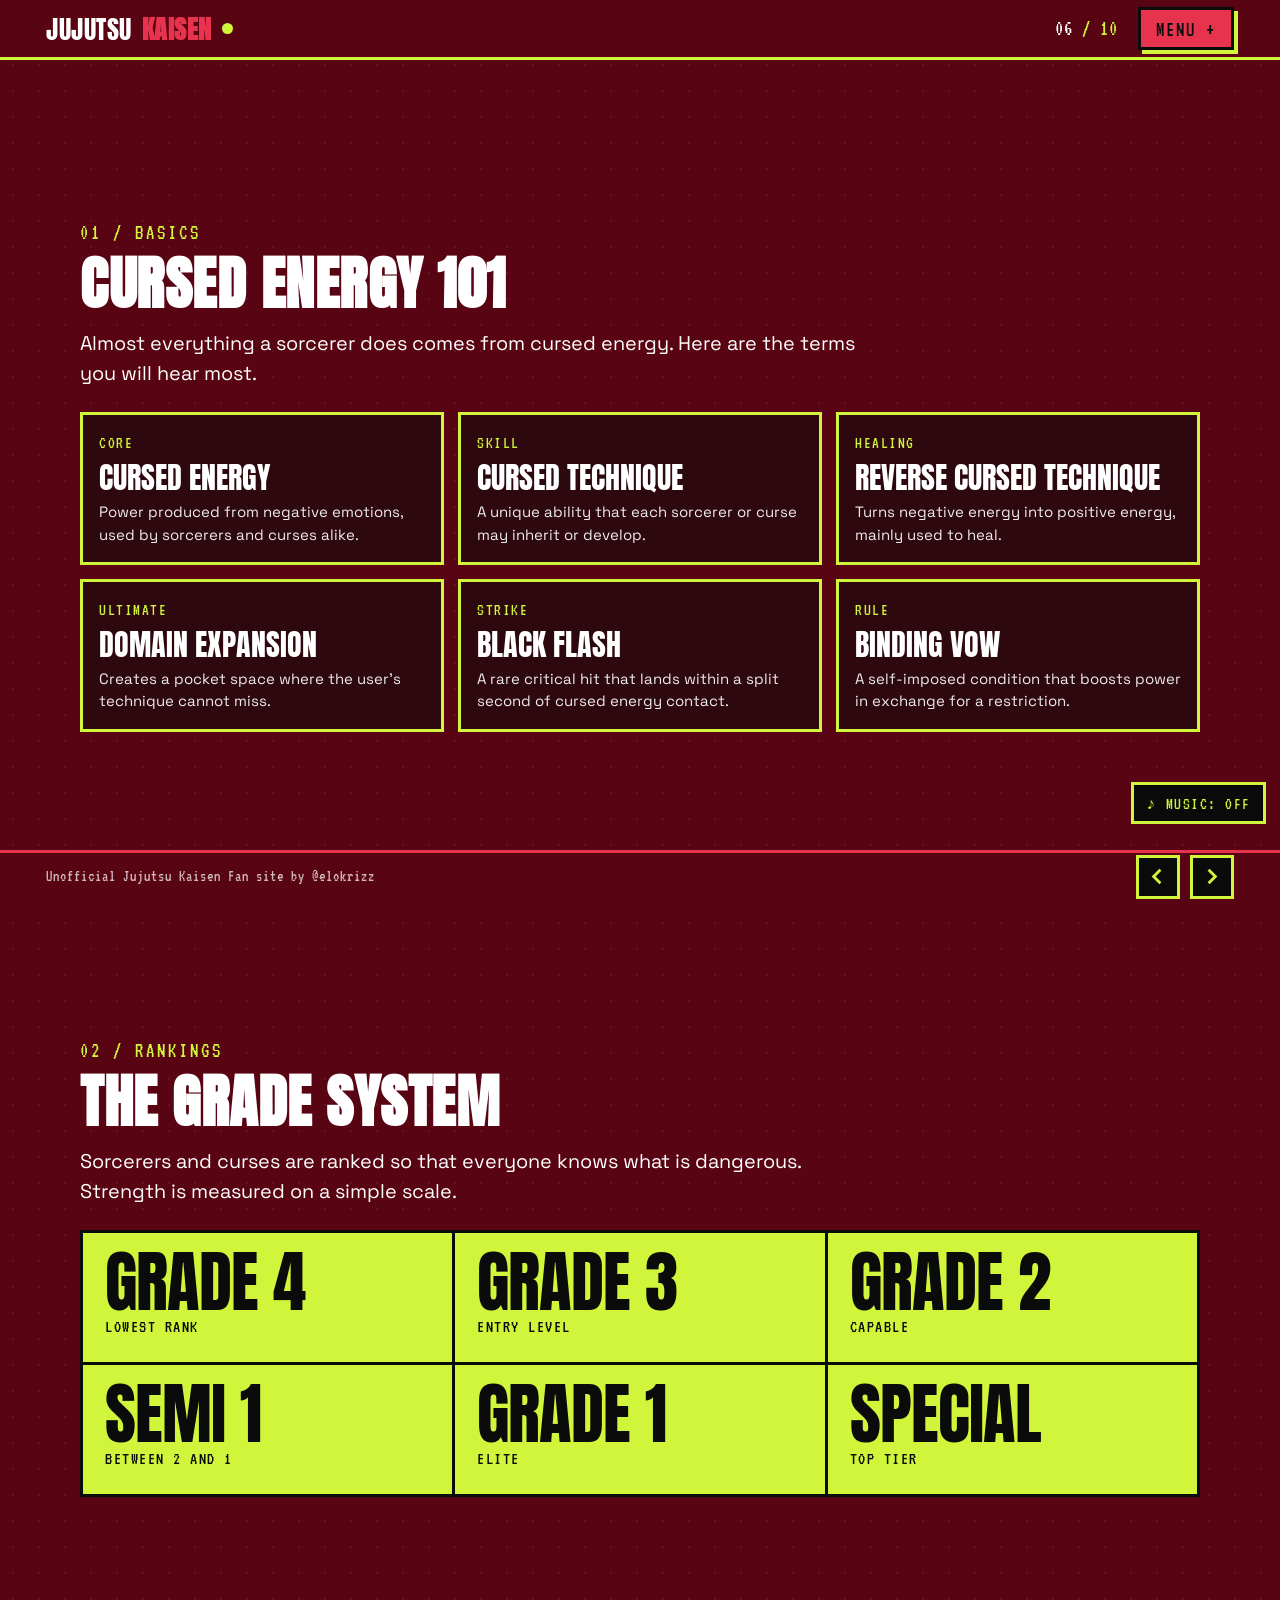
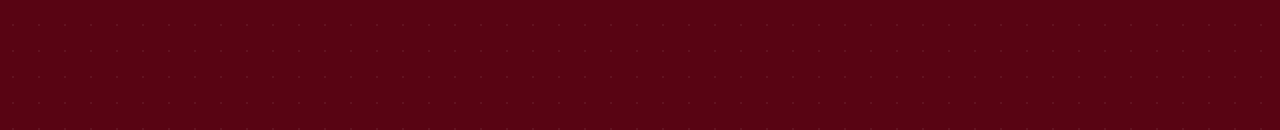
<file: techniques.html>
<!DOCTYPE html>
<html lang="en">
<head>
<meta charset="UTF-8">
<meta name="viewport" content="width=device-width, initial-scale=1.0, viewport-fit=cover">
<title>Cursed Energy | Jujutsu Kaisen Fan Site</title>
<meta name="description" content="An unofficial Jujutsu Kaisen fan site: story, arcs, characters, villains, cursed energy, anime and manga.">
<link rel="preconnect" href="https://fonts.googleapis.com">
<link rel="preconnect" href="https://fonts.gstatic.com" crossorigin>
<link href="https://fonts.googleapis.com/css2?family=Anton&family=Space+Grotesk:wght@400;500;600;700&family=VT323&display=swap" rel="stylesheet">
<link rel="stylesheet" href="css/base.css">
<link rel="stylesheet" href="css/techniques.css">
<link rel="stylesheet" href="css/revisions.css">
</head>
<body>
<header class="topbar">
  <a href="index.html" class="mark" aria-label="Home">JUJUTSU<b>KAISEN</b><span class="dot"></span></a>
  <div class="topright"><span class="counter"><span class="now">06</span> / 10</span><a class="menu-btn" href="#navPop">MENU +</a></div>
</header>
<main class="page s-orange">
<div class="wrap"><section class="block"><span class="kicker hl-lime">01 / Basics</span><h2 class="big" style="margin:6px 0 0">Cursed Energy 101</h2><div class="lead">Almost everything a sorcerer does comes from cursed energy. Here are the terms you will hear most.</div><div class="card-grid"><div class="card"><span class="tg">Core</span><h3>Cursed Energy</h3><p>Power produced from negative emotions, used by sorcerers and curses alike.</p></div><div class="card"><span class="tg">Skill</span><h3>Cursed Technique</h3><p>A unique ability that each sorcerer or curse may inherit or develop.</p></div><div class="card"><span class="tg">Healing</span><h3>Reverse Cursed Technique</h3><p>Turns negative energy into positive energy, mainly used to heal.</p></div><div class="card"><span class="tg">Ultimate</span><h3>Domain Expansion</h3><p>Creates a pocket space where the user&rsquo;s technique cannot miss.</p></div><div class="card"><span class="tg">Strike</span><h3>Black Flash</h3><p>A rare critical hit that lands within a split second of cursed energy contact.</p></div><div class="card"><span class="tg">Rule</span><h3>Binding Vow</h3><p>A self-imposed condition that boosts power in exchange for a restriction.</p></div></div></section><section class="block"><span class="kicker hl-lime">02 / Rankings</span><h2 class="big" style="margin:6px 0 0">The Grade System</h2><div class="lead">Sorcerers and curses are ranked so that everyone knows what is dangerous. Strength is measured on a simple scale.</div><div class="stat-grid"><div class="stat"><span class="n">GRADE 4</span><span class="l">Lowest rank</span></div><div class="stat"><span class="n">GRADE 3</span><span class="l">Entry level</span></div><div class="stat"><span class="n">GRADE 2</span><span class="l">Capable</span></div><div class="stat"><span class="n">SEMI 1</span><span class="l">Between 2 and 1</span></div><div class="stat"><span class="n">GRADE 1</span><span class="l">Elite</span></div><div class="stat"><span class="n">SPECIAL</span><span class="l">Top tier</span></div></div></section></div>
</main>
<footer class="footerbar">
  <span class="foot-credit">Unofficial Jujutsu Kaisen Fan site by @elokrizz</span>
  <div class="nav-pills">
    <a class="pill" href="villains.html" aria-label="Previous page"><svg viewBox="0 0 24 24" fill="none" stroke="currentColor" stroke-width="3"><path d="M15 5l-7 7 7 7"/></svg></a>
    <a class="pill" href="world.html" aria-label="Next page"><svg viewBox="0 0 24 24" fill="none" stroke="currentColor" stroke-width="3"><path d="M9 5l7 7-7 7"/></svg></a>
  </div>
</footer>
<nav class="nav-pop" id="navPop">
  <div class="nav-head"><span class="mark">呪術廻戦</span><a class="x" href="#" aria-label="Close menu">CLOSE &#10005;</a></div>
  <ul class="nav-list"><li><a href="index.html"><span class="ix">01</span>Home</a></li><li><a href="story.html"><span class="ix">02</span>The Story</a></li><li><a href="arcs.html"><span class="ix">03</span>Story Arcs</a></li><li><a href="characters.html"><span class="ix">04</span>Characters</a></li><li><a href="villains.html"><span class="ix">05</span>Villains</a></li><li><a href="techniques.html" class="cur"><span class="ix">06</span>Cursed Energy</a></li><li><a href="world.html"><span class="ix">07</span>The World</a></li><li><a href="anime.html"><span class="ix">08</span>Anime</a></li><li><a href="manga.html"><span class="ix">09</span>Manga</a></li><li><a href="fanhub.html"><span class="ix">10</span>Fan Hub</a></li></ul>
  <div class="nav-foot">Warning: Spoilers.</div>
</nav>
<script src="js/music.js" defer></script>
</body>
</html>
</file>
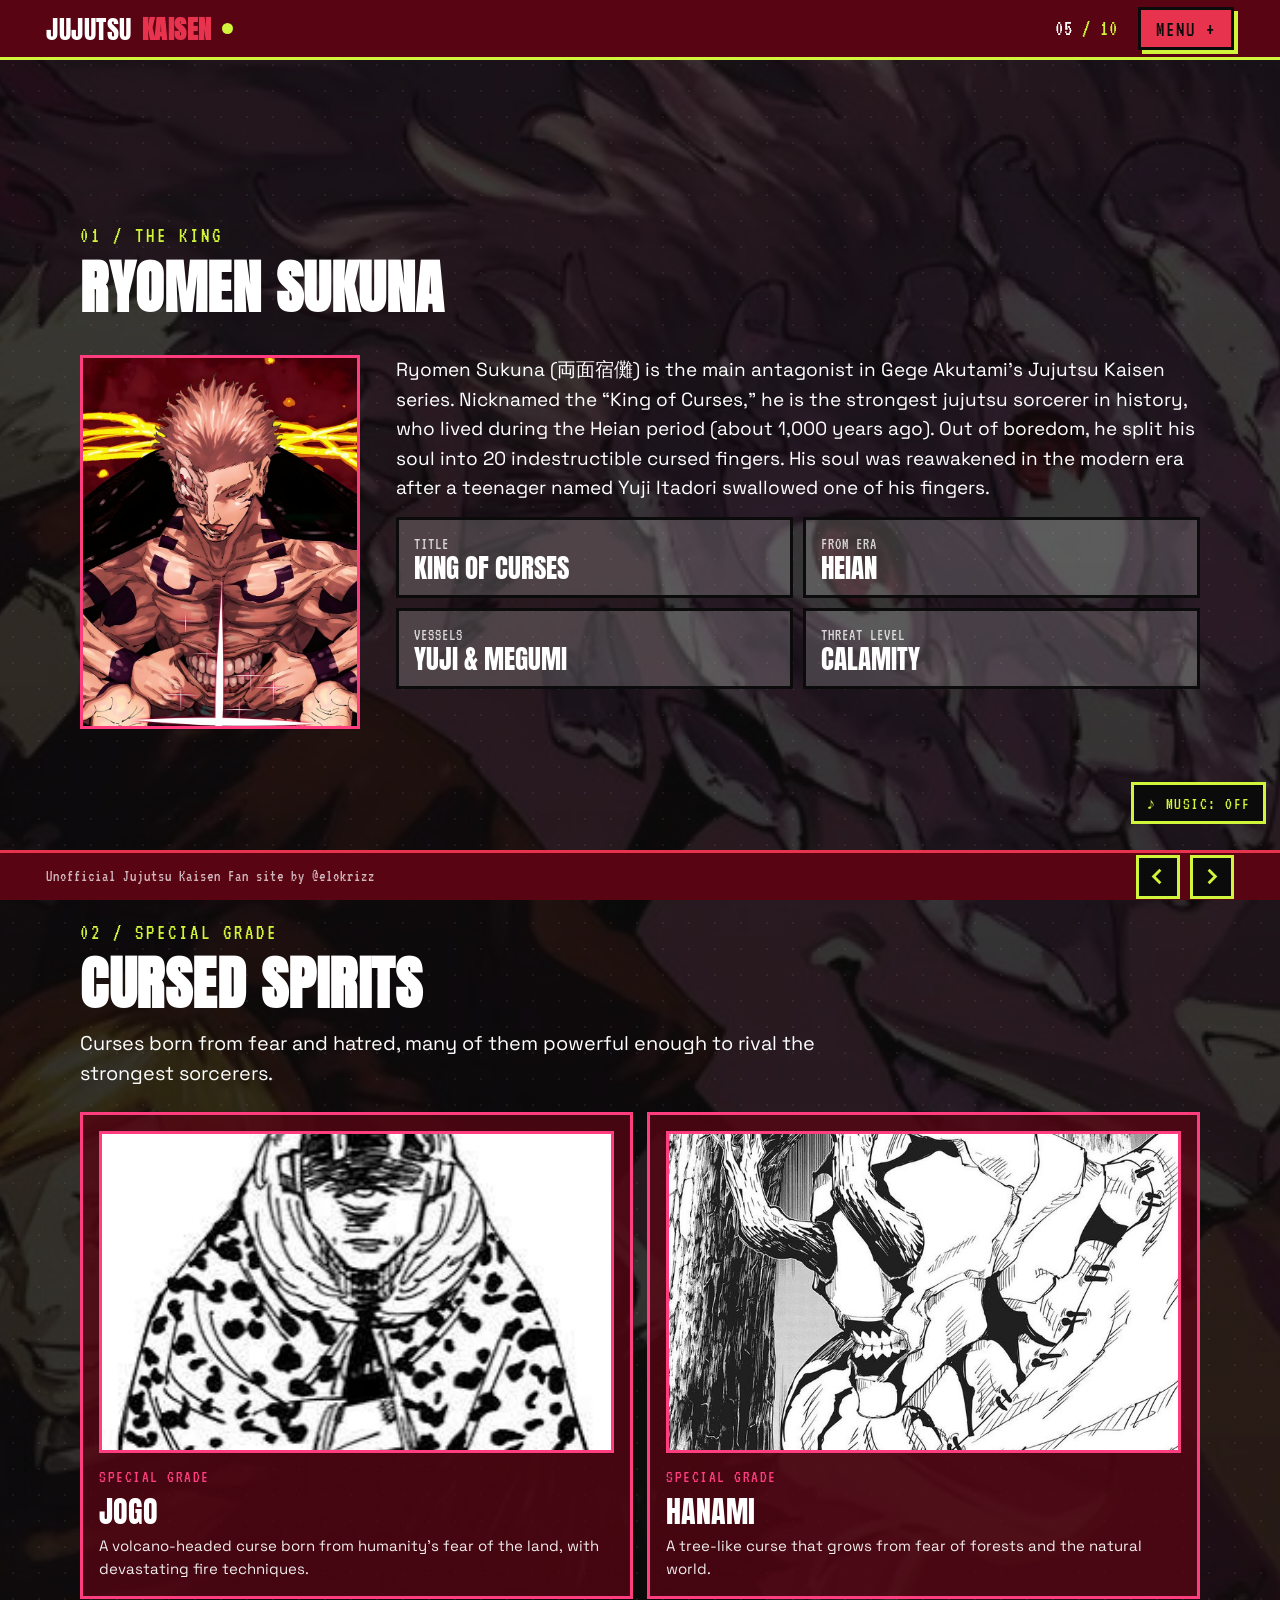
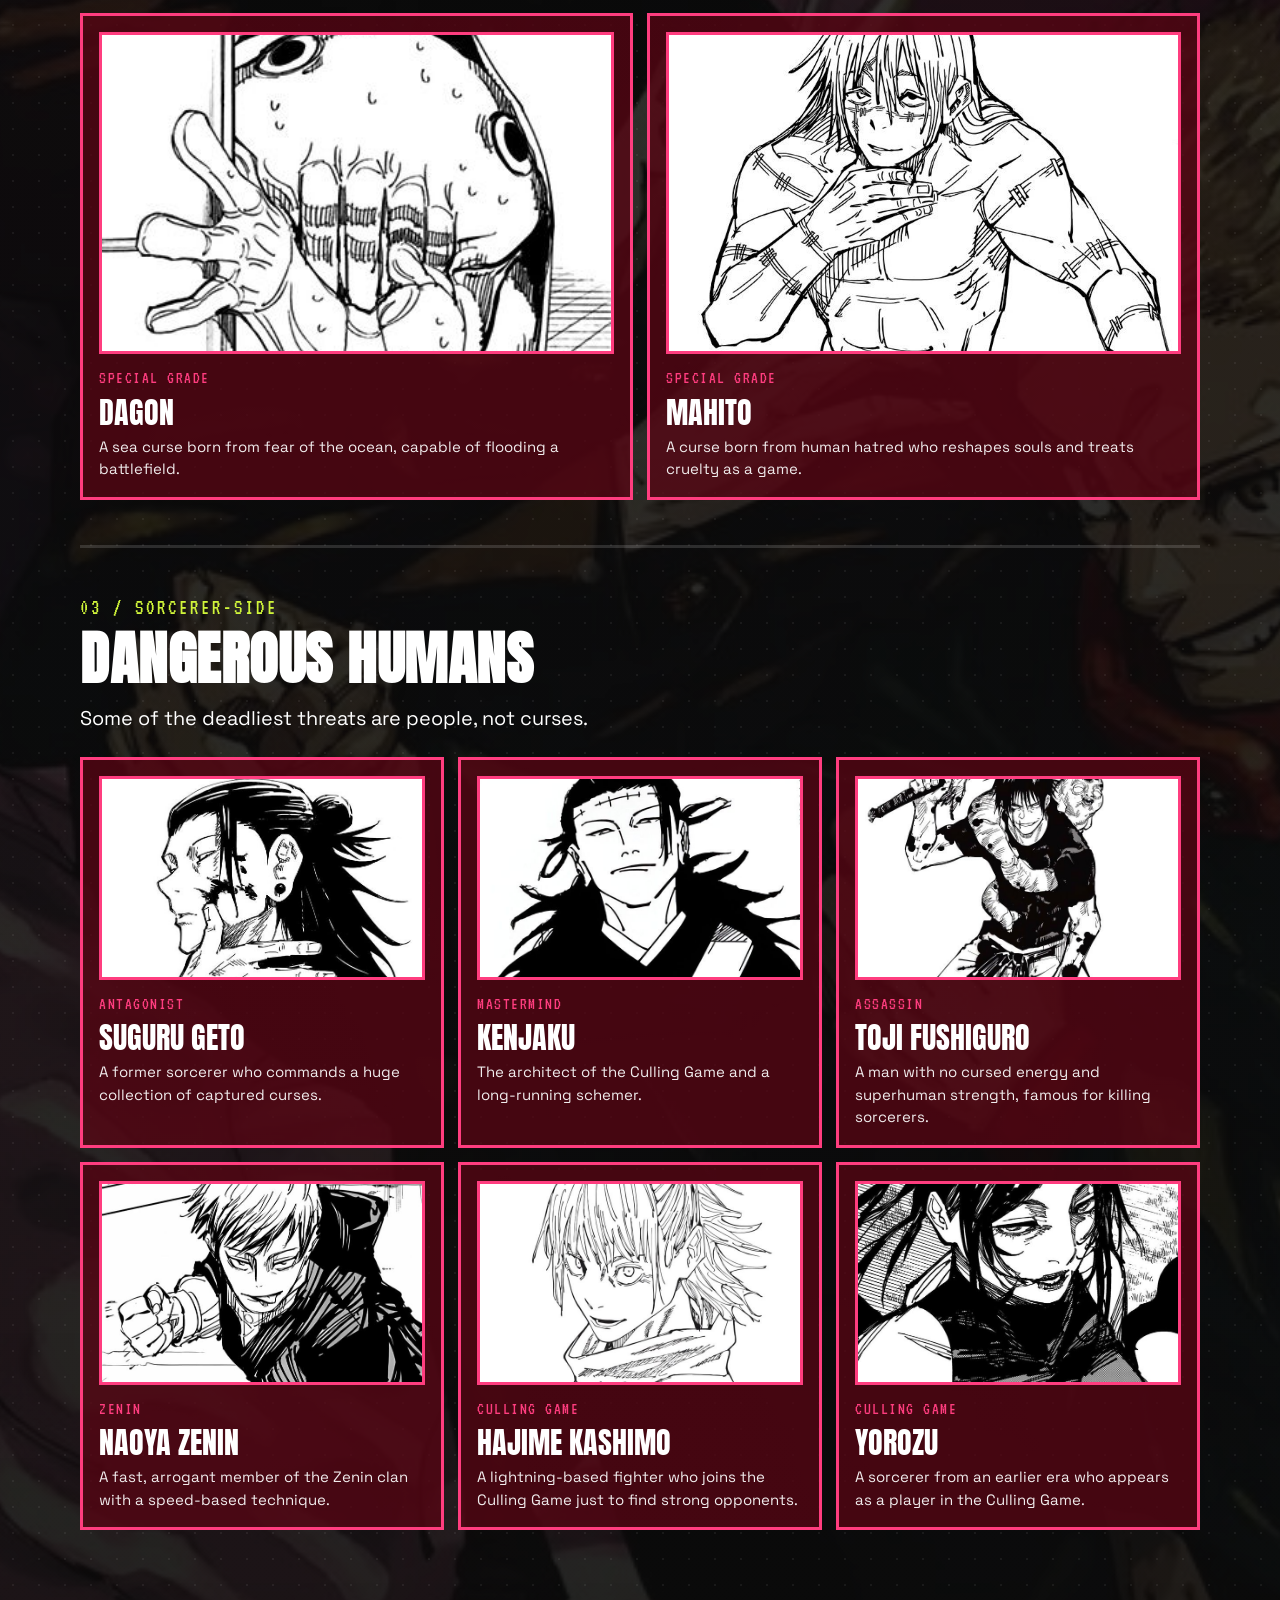
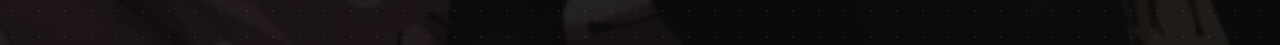
<file: villains.html>
<!DOCTYPE html>
<html lang="en">
<head>
<meta charset="UTF-8">
<meta name="viewport" content="width=device-width, initial-scale=1.0, viewport-fit=cover">
<title>Villains | Jujutsu Kaisen Fan Site</title>
<meta name="description" content="An unofficial Jujutsu Kaisen fan site: story, arcs, characters, villains, cursed energy, anime and manga.">
<link rel="preconnect" href="https://fonts.googleapis.com">
<link rel="preconnect" href="https://fonts.gstatic.com" crossorigin>
<link href="https://fonts.googleapis.com/css2?family=Anton&family=Space+Grotesk:wght@400;500;600;700&family=VT323&display=swap" rel="stylesheet">
<link rel="stylesheet" href="css/base.css">
<link rel="stylesheet" href="css/villains.css">
<link rel="stylesheet" href="css/revisions.css">
</head>
<body>
<header class="topbar">
  <a href="index.html" class="mark" aria-label="Home">JUJUTSU<b>KAISEN</b><span class="dot"></span></a>
  <div class="topright"><span class="counter"><span class="now">05</span> / 10</span><a class="menu-btn" href="#navPop">MENU +</a></div>
</header>
<main class="page s-ink pgbg bg-villains">
<div class="wrap"><section class="block"><span class="kicker hl-lime">01 / The King</span><h2 class="big" style="margin:6px 0 0">Ryomen Sukuna</h2><div class="lead"></div><div class="sukuna"><img class="pic portrait" src="image/my_king.jpg" alt="" loading="lazy"><div><p class="sk-text">Ryomen Sukuna (両面宿儺) is the main antagonist in Gege Akutami’s Jujutsu Kaisen series. Nicknamed the “King of Curses,” he is the strongest jujutsu sorcerer in history, who lived during the Heian period (about 1,000 years ago). Out of boredom, he split his soul into 20 indestructible cursed fingers. His soul was reawakened in the modern era after a teenager named Yuji Itadori swallowed one of his fingers.</p><div class="sk-meta"><div class="meta-card"><div class="k">Title</div><div class="v">King of Curses</div></div><div class="meta-card"><div class="k">From Era</div><div class="v">Heian</div></div><div class="meta-card"><div class="k">Vessels</div><div class="v">Yuji &amp; Megumi</div></div><div class="meta-card"><div class="k">Threat Level</div><div class="v">Calamity</div></div></div></div></div></section><section class="block"><span class="kicker hl-lime">02 / Special Grade</span><h2 class="big" style="margin:6px 0 0">Cursed Spirits</h2><div class="lead">Curses born from fear and hatred, many of them powerful enough to rival the strongest sorcerers.</div><div class="card-grid two"><div class="card"><img class="pic " src="image/jogo.jpg" alt="" loading="lazy"><span class="tg">Special Grade</span><h3>Jogo</h3><p>A volcano-headed curse born from humanity&rsquo;s fear of the land, with devastating fire techniques.</p></div><div class="card"><img class="pic " src="image/hanami.jpg" alt="" loading="lazy"><span class="tg">Special Grade</span><h3>Hanami</h3><p>A tree-like curse that grows from fear of forests and the natural world.</p></div><div class="card"><img class="pic " src="image/dagon.jpg" alt="" loading="lazy"><span class="tg">Special Grade</span><h3>Dagon</h3><p>A sea curse born from fear of the ocean, capable of flooding a battlefield.</p></div><div class="card"><img class="pic " src="image/mahitod.jpg" alt="" loading="lazy"><span class="tg">Special Grade</span><h3>Mahito</h3><p>A curse born from human hatred who reshapes souls and treats cruelty as a game.</p></div></div></section><section class="block"><span class="kicker hl-lime">03 / Sorcerer-Side</span><h2 class="big" style="margin:6px 0 0">Dangerous Humans</h2><div class="lead">Some of the deadliest threats are people, not curses.</div><div class="card-grid"><div class="card"><img class="pic " src="image/geto.jpg" alt="" loading="lazy"><span class="tg">Antagonist</span><h3>Suguru Geto</h3><p>A former sorcerer who commands a huge collection of captured curses.</p></div><div class="card"><img class="pic " src="image/kenny.jpg" alt="" loading="lazy"><span class="tg">Mastermind</span><h3>Kenjaku</h3><p>The architect of the Culling Game and a long-running schemer.</p></div><div class="card"><img class="pic " src="image/ijot.jpg" alt="" loading="lazy"><span class="tg">Assassin</span><h3>Toji Fushiguro</h3><p>A man with no cursed energy and superhuman strength, famous for killing sorcerers.</p></div><div class="card"><img class="pic " src="image/Naoya_Zenin.jpg" alt="" loading="lazy"><span class="tg">Zenin</span><h3>Naoya Zenin</h3><p>A fast, arrogant member of the Zenin clan with a speed-based technique.</p></div><div class="card"><img class="pic " src="image/Kashimo_Hajime.jpg" alt="" loading="lazy"><span class="tg">Culling Game</span><h3>Hajime Kashimo</h3><p>A lightning-based fighter who joins the Culling Game just to find strong opponents.</p></div><div class="card"><img class="pic " src="image/Yorozu.jpg" alt="" loading="lazy"><span class="tg">Culling Game</span><h3>Yorozu</h3><p>A sorcerer from an earlier era who appears as a player in the Culling Game.</p></div></div></section></div>
</main>
<footer class="footerbar">
  <span class="foot-credit">Unofficial Jujutsu Kaisen Fan site by @elokrizz</span>
  <div class="nav-pills">
    <a class="pill" href="characters.html" aria-label="Previous page"><svg viewBox="0 0 24 24" fill="none" stroke="currentColor" stroke-width="3"><path d="M15 5l-7 7 7 7"/></svg></a>
    <a class="pill" href="techniques.html" aria-label="Next page"><svg viewBox="0 0 24 24" fill="none" stroke="currentColor" stroke-width="3"><path d="M9 5l7 7-7 7"/></svg></a>
  </div>
</footer>
<nav class="nav-pop" id="navPop">
  <div class="nav-head"><span class="mark">呪術廻戦</span><a class="x" href="#" aria-label="Close menu">CLOSE &#10005;</a></div>
  <ul class="nav-list"><li><a href="index.html"><span class="ix">01</span>Home</a></li><li><a href="story.html"><span class="ix">02</span>The Story</a></li><li><a href="arcs.html"><span class="ix">03</span>Story Arcs</a></li><li><a href="characters.html"><span class="ix">04</span>Characters</a></li><li><a href="villains.html" class="cur"><span class="ix">05</span>Villains</a></li><li><a href="techniques.html"><span class="ix">06</span>Cursed Energy</a></li><li><a href="world.html"><span class="ix">07</span>The World</a></li><li><a href="anime.html"><span class="ix">08</span>Anime</a></li><li><a href="manga.html"><span class="ix">09</span>Manga</a></li><li><a href="fanhub.html"><span class="ix">10</span>Fan Hub</a></li></ul>
  <div class="nav-foot">Warning: Spoilers.</div>
</nav>
<script src="js/music.js" defer></script>
</body>
</html>
</file>
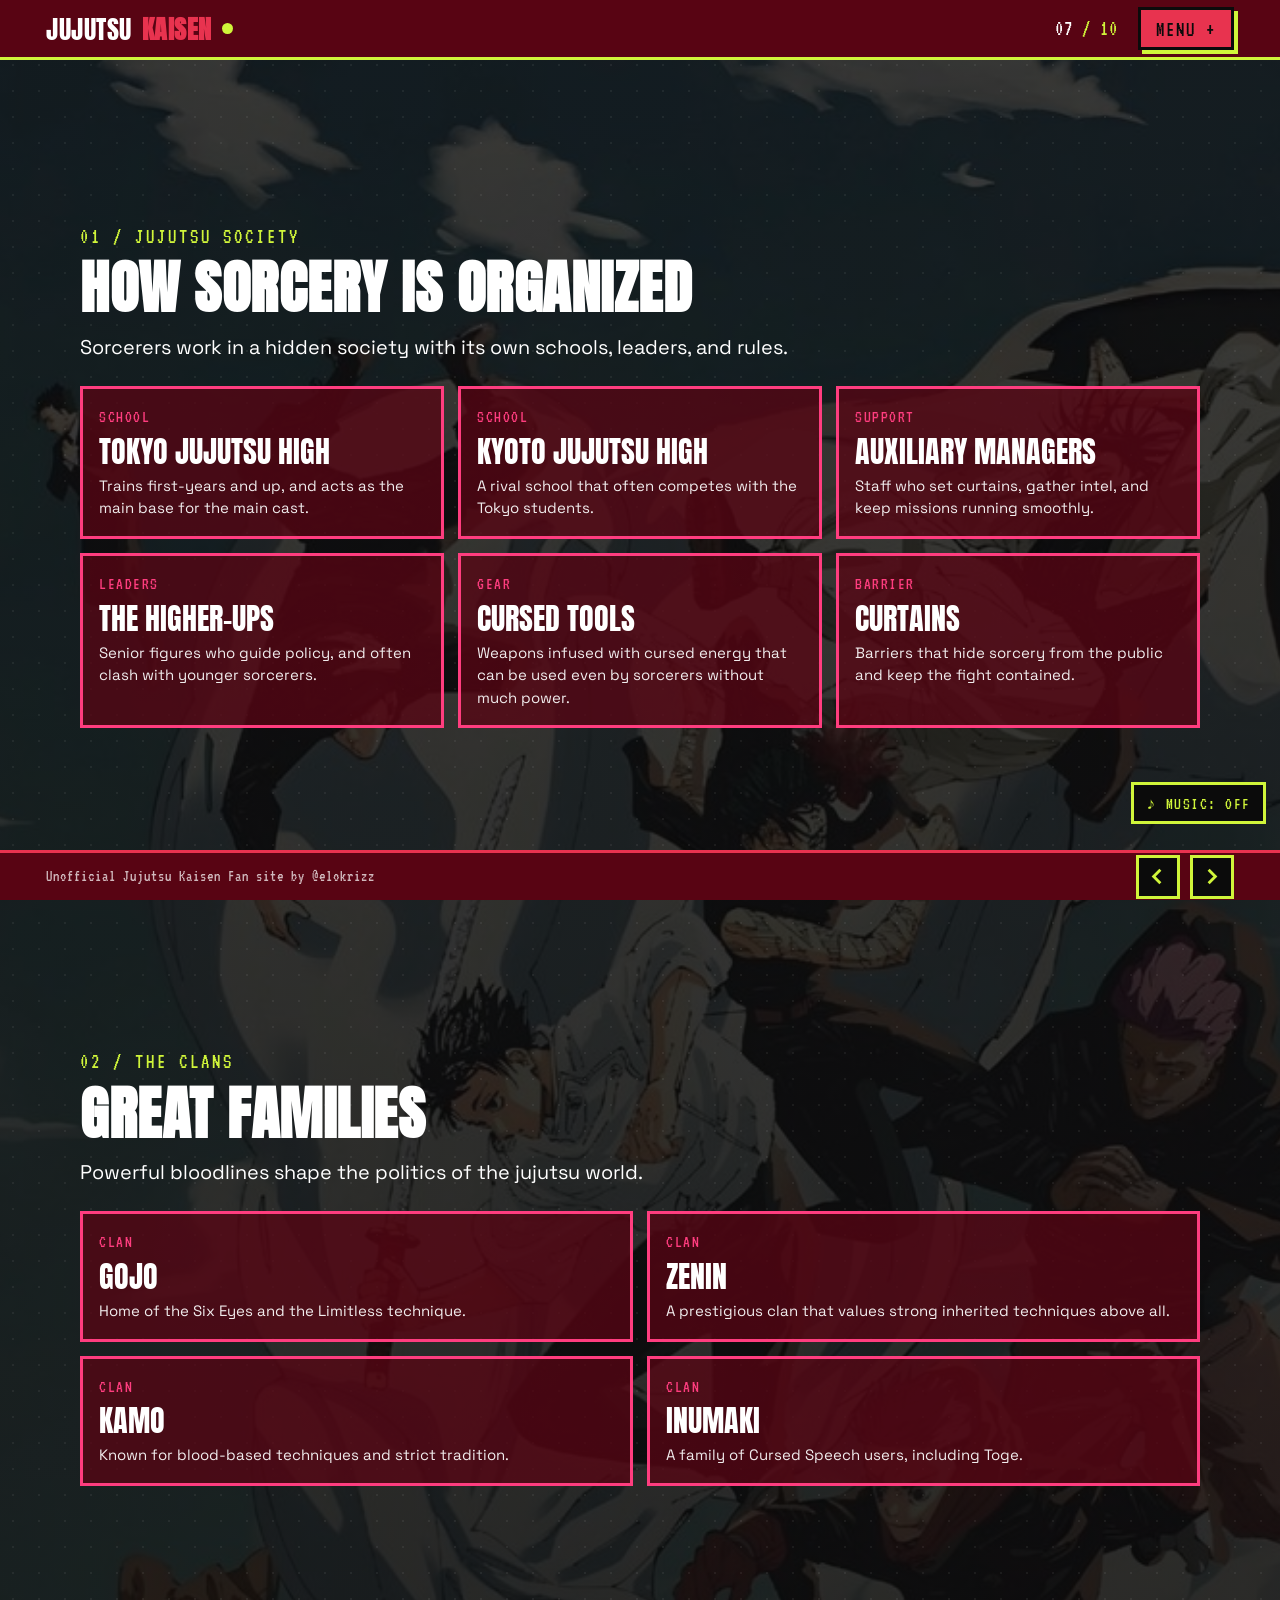
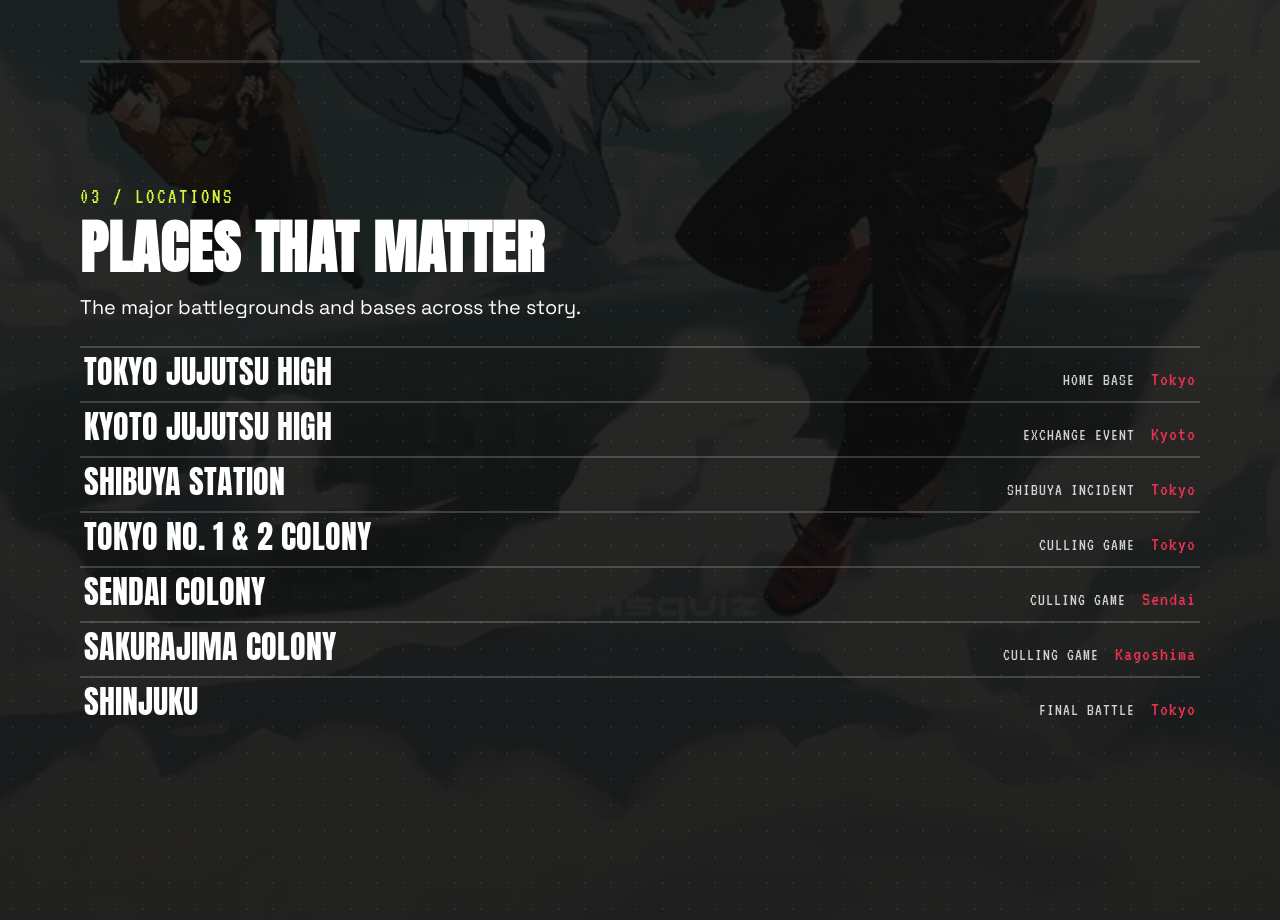
<file: world.html>
<!DOCTYPE html>
<html lang="en">
<head>
<meta charset="UTF-8">
<meta name="viewport" content="width=device-width, initial-scale=1.0, viewport-fit=cover">
<title>The World | Jujutsu Kaisen Fan Site</title>
<meta name="description" content="An unofficial Jujutsu Kaisen fan site: story, arcs, characters, villains, cursed energy, anime and manga.">
<link rel="preconnect" href="https://fonts.googleapis.com">
<link rel="preconnect" href="https://fonts.gstatic.com" crossorigin>
<link href="https://fonts.googleapis.com/css2?family=Anton&family=Space+Grotesk:wght@400;500;600;700&family=VT323&display=swap" rel="stylesheet">
<link rel="stylesheet" href="css/base.css">
<link rel="stylesheet" href="css/world.css">
<link rel="stylesheet" href="css/revisions.css">
</head>
<body>
<header class="topbar">
  <a href="index.html" class="mark" aria-label="Home">JUJUTSU<b>KAISEN</b><span class="dot"></span></a>
  <div class="topright"><span class="counter"><span class="now">07</span> / 10</span><a class="menu-btn" href="#navPop">MENU +</a></div>
</header>
<main class="page s-ink pgbg bg-world">
<div class="wrap"><section class="block"><span class="kicker hl-lime">01 / Jujutsu Society</span><h2 class="big" style="margin:6px 0 0">How Sorcery Is Organized</h2><div class="lead">Sorcerers work in a hidden society with its own schools, leaders, and rules.</div><div class="card-grid"><div class="card"><span class="tg">School</span><h3>Tokyo Jujutsu High</h3><p>Trains first-years and up, and acts as the main base for the main cast.</p></div><div class="card"><span class="tg">School</span><h3>Kyoto Jujutsu High</h3><p>A rival school that often competes with the Tokyo students.</p></div><div class="card"><span class="tg">Support</span><h3>Auxiliary Managers</h3><p>Staff who set curtains, gather intel, and keep missions running smoothly.</p></div><div class="card"><span class="tg">Leaders</span><h3>The Higher-Ups</h3><p>Senior figures who guide policy, and often clash with younger sorcerers.</p></div><div class="card"><span class="tg">Gear</span><h3>Cursed Tools</h3><p>Weapons infused with cursed energy that can be used even by sorcerers without much power.</p></div><div class="card"><span class="tg">Barrier</span><h3>Curtains</h3><p>Barriers that hide sorcery from the public and keep the fight contained.</p></div></div></section><section class="block"><span class="kicker hl-lime">02 / The Clans</span><h2 class="big" style="margin:6px 0 0">Great Families</h2><div class="lead">Powerful bloodlines shape the politics of the jujutsu world.</div><div class="card-grid two"><div class="card"><span class="tg">Clan</span><h3>Gojo</h3><p>Home of the Six Eyes and the Limitless technique.</p></div><div class="card"><span class="tg">Clan</span><h3>Zenin</h3><p>A prestigious clan that values strong inherited techniques above all.</p></div><div class="card"><span class="tg">Clan</span><h3>Kamo</h3><p>Known for blood-based techniques and strict tradition.</p></div><div class="card"><span class="tg">Clan</span><h3>Inumaki</h3><p>A family of Cursed Speech users, including Toge.</p></div></div></section><section class="block"><span class="kicker hl-lime">03 / Locations</span><h2 class="big" style="margin:6px 0 0">Places That Matter</h2><div class="lead">The major battlegrounds and bases across the story.</div><div class="rel-list"><a class="rel-row" href="arcs.html#fearsome-womb"><span class="t">Tokyo Jujutsu High</span><span class="ty">Home base</span><span class="yr">Tokyo</span></a><a class="rel-row" href="arcs.html#kyoto-goodwill-event"><span class="t">Kyoto Jujutsu High</span><span class="ty">Exchange event</span><span class="yr">Kyoto</span></a><a class="rel-row" href="arcs.html#shibuya-incident"><span class="t">Shibuya Station</span><span class="ty">Shibuya Incident</span><span class="yr">Tokyo</span></a><a class="rel-row" href="arcs.html#culling-game"><span class="t">Tokyo No. 1 & 2 Colony</span><span class="ty">Culling Game</span><span class="yr">Tokyo</span></a><a class="rel-row" href="arcs.html#culling-game"><span class="t">Sendai Colony</span><span class="ty">Culling Game</span><span class="yr">Sendai</span></a><a class="rel-row" href="arcs.html#culling-game"><span class="t">Sakurajima Colony</span><span class="ty">Culling Game</span><span class="yr">Kagoshima</span></a><a class="rel-row" href="arcs.html#shinjuku-showdown"><span class="t">Shinjuku</span><span class="ty">Final battle</span><span class="yr">Tokyo</span></a></div></section></div>
</main>
<footer class="footerbar">
  <span class="foot-credit">Unofficial Jujutsu Kaisen Fan site by @elokrizz</span>
  <div class="nav-pills">
    <a class="pill" href="techniques.html" aria-label="Previous page"><svg viewBox="0 0 24 24" fill="none" stroke="currentColor" stroke-width="3"><path d="M15 5l-7 7 7 7"/></svg></a>
    <a class="pill" href="anime.html" aria-label="Next page"><svg viewBox="0 0 24 24" fill="none" stroke="currentColor" stroke-width="3"><path d="M9 5l7 7-7 7"/></svg></a>
  </div>
</footer>
<nav class="nav-pop" id="navPop">
  <div class="nav-head"><span class="mark">呪術廻戦</span><a class="x" href="#" aria-label="Close menu">CLOSE &#10005;</a></div>
  <ul class="nav-list"><li><a href="index.html"><span class="ix">01</span>Home</a></li><li><a href="story.html"><span class="ix">02</span>The Story</a></li><li><a href="arcs.html"><span class="ix">03</span>Story Arcs</a></li><li><a href="characters.html"><span class="ix">04</span>Characters</a></li><li><a href="villains.html"><span class="ix">05</span>Villains</a></li><li><a href="techniques.html"><span class="ix">06</span>Cursed Energy</a></li><li><a href="world.html" class="cur"><span class="ix">07</span>The World</a></li><li><a href="anime.html"><span class="ix">08</span>Anime</a></li><li><a href="manga.html"><span class="ix">09</span>Manga</a></li><li><a href="fanhub.html"><span class="ix">10</span>Fan Hub</a></li></ul>
  <div class="nav-foot">Warning: Spoilers.</div>
</nav>
<script src="js/music.js" defer></script>
</body>
</html>
</file>
<file: css/base.css>
/* TOKENS */
  :root{
    --ink:#0B0B0B;
    --ink-2:#161616;
    --blood:#580413;   /* JJK maroon */
    --orange:#E8334F;   /* hot orange, softened a touch from #FF4A00 */
    --lime:#D0F53A;     /* acid lime, softened a touch from #D4FF00 */
    --bone:#F3EFE3;
    --pink:#FF3D7F;
    --white:#FFFFFF;

    --font-display:"Anton", "Arial Narrow", sans-serif;
    --font-body:"Space Grotesk", system-ui, sans-serif;
    --font-pixel:"VT323", ui-monospace, monospace;

    --pop:cubic-bezier(0.16, 1, 0.3, 1);      /* snappy expo out */
    --snap:cubic-bezier(0.34, 1.56, 0.64, 1); /* slight overshoot */

    --bar:60px;          /* top bar height, desktop */
    --foot:50px;         /* fixed footer bar height, desktop */
    --edge:clamp(18px, 3.6vw, 50px);
  }

  /* RESET */
  *,*::before,*::after{box-sizing:border-box;margin:0;padding:0}
  html,body{height:100%}
  html{-webkit-text-size-adjust:100%}
  body{
    font-family:var(--font-body);
    background:var(--ink);
    color:var(--white);
    line-height:1.4;
    overflow:hidden;            /* deck owns the scroll */
    -webkit-font-smoothing:antialiased;
    text-rendering:optimizeLegibility;
  }
  a{color:inherit;text-decoration:none}
  button{font:inherit;color:inherit;background:none;border:none;cursor:pointer}
  img{max-width:100%;display:block}
  ::selection{background:var(--lime);color:var(--ink)}

  /* CUSTOM SCROLLBARS */
  .scrollable{scrollbar-width:thin;scrollbar-color:var(--orange) transparent}
  .scrollable::-webkit-scrollbar{width:9px;height:9px}
  .scrollable::-webkit-scrollbar-track{background:rgba(255,255,255,.06)}
  .scrollable::-webkit-scrollbar-thumb{
    background:var(--orange);
    border:2px solid var(--ink);
    border-radius:0;
  }
  .scrollable::-webkit-scrollbar-thumb:hover{background:var(--lime)}
  .s-lime .scrollable,.s-bone .scrollable{scrollbar-color:var(--ink) transparent}
  .s-lime .scrollable::-webkit-scrollbar-thumb,
  .s-bone .scrollable::-webkit-scrollbar-thumb{background:var(--ink);border-color:transparent}

  /* TOP BAR */
  .topbar{
    position:fixed;top:0;left:0;right:0;z-index:60;
    height:var(--bar);
    display:flex;align-items:center;justify-content:space-between;
    padding:0 var(--edge);
    background:var(--ink);
    border-bottom:3px solid var(--lime);
  }
  .mark{
    font-family:var(--font-display);
    font-size:clamp(19px,2.2vw,26px);
    letter-spacing:.5px;line-height:1;color:var(--white);
    display:inline-flex;align-items:center;gap:.4em;
  }
  .mark b{color:var(--orange)}
  .mark .dot{
    width:.42em;height:.42em;background:var(--lime);border-radius:50%;
    display:inline-block;animation:blink 1.4s steps(2) infinite;
  }
  @keyframes blink{50%{opacity:0}}

  .topright{display:flex;align-items:center;gap:clamp(12px,2vw,20px)}
  .counter{
    font-family:var(--font-pixel);
    font-size:21px;letter-spacing:1px;color:var(--lime);
    white-space:nowrap;
  }
  .counter .now{color:var(--white)}
  .menu-btn{
    font-family:var(--font-pixel);font-size:21px;letter-spacing:2px;
    background:var(--orange);color:var(--ink);
    padding:5px 15px 3px;border:3px solid var(--ink);
    box-shadow:4px 4px 0 var(--lime);
    transition:transform .18s var(--snap),box-shadow .18s var(--pop);
  }
  .menu-btn:hover{transform:translate(-2px,-2px);box-shadow:6px 6px 0 var(--lime)}
  .menu-btn:active{transform:translate(2px,2px);box-shadow:1px 1px 0 var(--lime)}

  /* progress bar under the top bar */
  .progress{
    position:fixed;top:var(--bar);left:0;right:0;z-index:60;height:5px;
    background:rgba(255,255,255,.08);
  }
  .progress i{
    display:block;height:100%;width:11.11%;
    background:var(--orange);
    transition:width .5s var(--pop);
  }

  /* DECK + SLIDES */
  .deck{position:fixed;inset:0;overflow:hidden}
  .slide{
    position:absolute;inset:0;
    opacity:0;visibility:hidden;
    /* the background only fades, the content carries the staggered motion */
    transition:opacity .26s var(--pop),visibility 0s linear .26s;
  }
  .slide.active{
    opacity:1;visibility:visible;z-index:1;
    /* incoming background fades in just after the outgoing one is gone */
    transition:opacity .3s var(--pop) .24s,visibility 0s;
  }
  .slide.leaving{
    opacity:0;z-index:2;        /* outgoing sits on top and fades out first */
    transition:opacity .26s var(--pop),visibility 0s linear .26s;
  }

  /* scrollable inner column. content centers, footer pins to the bottom */
  .inner{
    position:relative;z-index:1;
    height:100%;width:100%;
    overflow-y:auto;overflow-x:hidden;
    padding:calc(var(--bar) + 18px) var(--edge) calc(var(--foot) + 12px);
    display:flex;flex-direction:column;
  }
  .wrap{width:100%;max-width:1120px;margin:auto}   /* auto margins center the block vertically */

  /* one persistent background layer behind every slide. it animates its
     background-color directly, so a colour change is a true hue to hue blend
     (orange straight to black) with no opacity crossfade and no muddy dip */
  .stage-bg{
    position:absolute;inset:0;z-index:0;
    background-color:var(--ink);
    transition:background-color .62s var(--pop);
    will-change:background-color;
  }

  /* slides keep their TEXT colour but the background is owned by .stage-bg,
     so slide opacity only fades the content, never the colour */
  .s-ink   {color:var(--white)}
  .s-orange{color:var(--ink)}
  .s-lime  {color:var(--ink)}
  .s-bone  {color:var(--ink)}

  /* halftone atmosphere so slides are never flat */
  .s-ink::before,.s-orange::before,.s-lime::before,.s-bone::before{
    content:"";position:absolute;inset:0;pointer-events:none;z-index:0;
    background-image:radial-gradient(currentColor 1px,transparent 1.4px);
    background-size:26px 26px;opacity:.06;
  }

  /* TYPE HELPERS */
  .kicker{
    font-family:var(--font-pixel);font-size:clamp(16px,1.7vw,21px);
    letter-spacing:3px;text-transform:uppercase;
    display:inline-block;
  }
  .huge{
    font-family:var(--font-display);
    font-size:clamp(50px,11vw,142px);
    line-height:.86;letter-spacing:-.5px;text-transform:uppercase;
  }
  .big{
    font-family:var(--font-display);
    font-size:clamp(30px,4.6vw,58px);
    line-height:1.08;letter-spacing:.5px;text-transform:uppercase;  /* loose enough that the two lines never touch */
  }
  .mid{
    font-family:var(--font-display);
    font-size:clamp(24px,3.4vw,42px);
    line-height:.98;letter-spacing:.5px;text-transform:uppercase;
  }
  .lead{font-size:clamp(16px,1.55vw,20px);line-height:1.52;max-width:60ch}
  .mono{font-family:var(--font-pixel);font-size:19px;letter-spacing:1px}
  .hl-lime{color:var(--lime)}
  .hl-orange{color:var(--orange)}
  .hl-pink{color:var(--pink)}

  /* STICKERS, STARS, TAGS, BUTTONS */
  .sticker{
    display:inline-block;
    font-family:var(--font-pixel);font-size:clamp(14px,1.5vw,19px);
    letter-spacing:1.5px;text-transform:uppercase;
    padding:6px 12px 3px;
    border:3px solid var(--ink);
    background:var(--lime);color:var(--ink);
    box-shadow:4px 4px 0 var(--ink);
    transform:rotate(-4deg);
  }
  .sticker.o{background:var(--orange);color:var(--ink)}
  .sticker.p{background:var(--pink);color:var(--ink)}
  .sticker.w{background:var(--white);color:var(--ink)}
  .sticker.r2{transform:rotate(3deg)}
  .sticker.r3{transform:rotate(-8deg)}

  .star{display:inline-block;width:1em;height:1em;vertical-align:middle}
  .spin{animation:spin 6s linear infinite}
  @keyframes spin{to{transform:rotate(360deg)}}

  .tags{display:flex;flex-wrap:wrap;gap:9px;margin-top:6px}
  .tag{
    font-family:var(--font-pixel);font-size:16px;letter-spacing:1px;
    text-transform:uppercase;
    padding:4px 11px 2px;border:2px solid currentColor;
  }

  .btnrow{display:flex;flex-wrap:wrap;gap:12px;margin-top:6px}
  .btn{
    display:inline-flex;align-items:center;gap:.6em;
    font-family:var(--font-display);font-size:clamp(16px,1.6vw,20px);
    letter-spacing:.5px;text-transform:uppercase;
    padding:11px 19px 9px;border:3px solid var(--ink);
    background:var(--ink);color:var(--lime);
    box-shadow:5px 5px 0 var(--lime);
    transition:transform .18s var(--snap),box-shadow .18s var(--pop),background .18s,color .18s;
  }
  .btn:hover{transform:translate(-3px,-3px);box-shadow:8px 8px 0 var(--lime)}
  .btn:active{transform:translate(2px,2px);box-shadow:2px 2px 0 var(--lime)}
  .btn.fill{background:var(--lime);color:var(--ink);box-shadow:5px 5px 0 var(--ink)}
  .btn.fill:hover{box-shadow:8px 8px 0 var(--ink)}
  .btn.ghost{background:transparent;color:currentColor;box-shadow:5px 5px 0 currentColor}
  .s-orange .btn,.s-lime .btn,.s-bone .btn{border-color:var(--ink)}

  /* MARQUEE (in-flow, full bleed to the viewport edges) */
  .marquee{
    overflow:hidden;white-space:nowrap;width:100%;
    border-top:3px solid currentColor;border-bottom:3px solid currentColor;
    padding:7px 0;
  }
  .marquee.bleed{width:calc(100% + 2 * var(--edge));max-width:none;margin-left:calc(-1 * var(--edge));margin-right:calc(-1 * var(--edge))}
  .marquee .track{
    display:inline-block;white-space:nowrap;
    font-family:var(--font-display);font-size:clamp(22px,3.2vw,38px);
    letter-spacing:1px;text-transform:uppercase;
    animation:scroll 22s linear infinite;will-change:transform;
  }
  .marquee.rtl .track{animation-direction:reverse}
  .marquee .track span{padding:0 .35em}
  .marquee .track .s{color:var(--orange)}
  @keyframes scroll{from{transform:translateX(0)}to{transform:translateX(-50%)}}
  .marquee.thin .track{font-family:var(--font-pixel);font-size:clamp(18px,2vw,24px);letter-spacing:2px}

  /* PREV / NEXT PILLS (desktop) */
  /* fixed footer bar: static, mirrors the header, never rides the transition */
  .footerbar{
    position:fixed;left:0;right:0;bottom:0;z-index:60;
    height:var(--foot);
    display:flex;align-items:center;justify-content:space-between;gap:14px;
    padding:0 var(--edge);
    background:var(--ink);
    border-top:3px solid var(--orange);
  }
  .foot-credit{
    font-family:var(--font-pixel);font-size:16px;letter-spacing:1px;
    color:rgba(255,255,255,.72);
    white-space:nowrap;overflow:hidden;text-overflow:ellipsis;min-width:0;
  }
  .foot-credit a{color:var(--orange)}
  .foot-credit a:hover{color:var(--lime)}
  .nav-pills{display:flex;gap:10px;flex:0 0 auto}
  .pill{
    width:44px;height:44px;display:grid;place-items:center;
    background:var(--ink);color:var(--lime);border:3px solid var(--lime);
    transition:transform .16s var(--snap),background .16s,color .16s;
  }
  .pill:hover{background:var(--lime);color:var(--ink)}
  .pill:active{transform:scale(.9)}
  .pill:disabled{opacity:.3;cursor:not-allowed}
  .pill svg{width:23px;height:23px}

  /* POPUP NAV MENU */
  .nav-pop{
    position:fixed;inset:0;z-index:90;
    background:var(--ink);
    display:flex;flex-direction:column;
    transform:translateY(-100%);
    transition:transform .5s var(--pop);
    overflow-y:auto;                 /* landscape / short viewport safe */
    padding:80px var(--edge);        /* generous top + bottom */
  }
  .nav-pop.open{transform:none}
  .nav-pop .nav-head{
    display:flex;justify-content:space-between;align-items:center;gap:18px;
    border-bottom:3px solid var(--lime);padding-bottom:16px;margin-bottom:auto;
  }
  .nav-pop .x{
    font-family:var(--font-pixel);font-size:23px;letter-spacing:2px;
    background:var(--lime);color:var(--ink);padding:5px 15px 3px;border:3px solid var(--ink);
    box-shadow:4px 4px 0 var(--orange);
  }
  .nav-list{list-style:none;display:flex;flex-direction:column;gap:2px;margin:auto 0}
  .nav-list li a{
    display:flex;align-items:baseline;gap:16px;
    font-family:var(--font-display);font-size:clamp(22px,3.6vw,42px);
    text-transform:uppercase;line-height:1.02;color:var(--white);
    padding:4px 0;transition:color .15s,transform .2s var(--pop);
  }
  .nav-list li a .ix{font-family:var(--font-pixel);font-size:clamp(17px,1.9vw,24px);color:var(--orange);min-width:2.4em}
  .nav-list li a:hover{color:var(--lime);transform:translateX(14px)}
  .nav-list li a:hover .ix{color:var(--lime)}
  .nav-foot{
    margin-top:auto;padding-top:16px;border-top:3px solid var(--orange);
    font-family:var(--font-pixel);font-size:18px;letter-spacing:1px;color:rgba(255,255,255,.7);
  }
  .nav-foot a{color:var(--orange)}

  /* REVEALS */

  /* RESPONSIVE */
  @media (max-width:900px){
    .bio-grid{grid-template-columns:1fr}
    .quote-grid,.contact-grid{grid-template-columns:1fr}
    .stat-grid{grid-template-columns:repeat(2,1fr)}
    .gal-strip{height:clamp(360px, 54vh, 700px)}
    .promo-grid{grid-template-columns:1fr}
    .rel-row{grid-template-columns:1fr auto;row-gap:2px}
    .rel-row .ty{grid-column:1;opacity:.7}
    .tour-row{grid-template-columns:1fr auto;row-gap:4px}
    .tour-row .venue{grid-column:1;text-align:left}
    .tour-row .status{grid-column:2;grid-row:1}
  }
  @media (max-width:640px){
    :root{--bar:54px;--foot:46px}
    .counter{display:none}
    .foot-credit .fc-long{display:none}
    .foot-credit{font-size:14px}
    .pill{width:40px;height:40px}
    .pill svg{width:21px;height:21px}
    .gal-strip{height:clamp(360px, 56vh, 520px)}
    .cover .floatstar{display:none}
  }

  /* REDUCED MOTION */
  @media (prefers-reduced-motion:reduce){
    *,*::before,*::after{animation-duration:.001ms !important;animation-iteration-count:1 !important;transition-duration:.001ms !important}
    .marquee .track{animation:none;transform:none}
    .spin{animation:none}
    .slide,.slide.active,.slide.leaving{transition-delay:0s !important;transition-duration:.001ms !important}
  }

/* ===== MULTI-PAGE + JUJUTSU KAISEN THEME ===== */
html,body{height:auto;min-height:100%}
body{overflow-x:hidden;overflow-y:auto}
.page{--accent:var(--lime);position:relative;min-height:100vh;display:flex;flex-direction:column;
  padding:calc(var(--bar) + 20px) var(--edge) calc(var(--foot) + 20px)}
.page>*{position:relative;z-index:1}
.s-ink{background:var(--ink)} .s-lime{background:var(--lime)} .s-bone{background:var(--bone)}
.s-orange{background:var(--blood);color:var(--white)}          /* maroon pages */
.topbar,.footerbar,.nav-pop{background:var(--blood)}
.pill{text-decoration:none}
.menu-btn,.nav-pop .x{display:inline-block;text-decoration:none}
.nav-pop:target{transform:none}
.nav-list li a.cur{color:var(--lime)}
@media (min-width:900px){.nav-list{display:grid;grid-template-columns:1fr 1fr;column-gap:40px}}

/* each .block is roughly one screen tall, so every page runs about three screens */
.block{min-height:calc(100vh - var(--bar) - var(--foot));display:flex;flex-direction:column;justify-content:center;
  padding:clamp(30px,5vh,56px) 0;border-top:3px solid rgba(255,255,255,.14)}
.block:first-child{border-top:0}
.block .lead{margin:12px 0 24px}
.block .lead p+p{margin-top:12px}
.card-grid{display:grid;grid-template-columns:repeat(3,1fr);gap:14px}
.card-grid.two{grid-template-columns:repeat(2,1fr)}
.card{border:3px solid var(--accent);padding:16px;background:rgba(11,11,11,.55);display:flex;flex-direction:column;gap:8px;
  transition:transform .22s var(--snap),box-shadow .22s var(--pop)}
.card:hover{transform:translate(-4px,-4px);box-shadow:8px 8px 0 var(--accent)}
.s-ink .card{background:rgba(88,4,19,.75)}
.card .tg{font-family:var(--font-pixel);font-size:17px;letter-spacing:1.5px;text-transform:uppercase;color:var(--accent)}
.card h3{font-family:var(--font-display);font-size:clamp(22px,2.4vw,30px);text-transform:uppercase;line-height:1;font-weight:400}
.card p{font-size:15px;line-height:1.5;opacity:.92}
.promo{text-decoration:none}
.block .bio-grid p+p{margin-top:12px}
@media (max-width:900px){.card-grid,.card-grid.two{grid-template-columns:1fr}.block{min-height:0}}
</file>
<file: css/index.css>
/* index.html styles */
.page{--accent:var(--lime)}
  /* SLIDE 1 COVER */
  .cover{display:flex;flex-direction:column;gap:clamp(12px,2.2vh,24px)}
  .cover .toprow{display:flex;justify-content:space-between;align-items:flex-start;gap:16px;flex-wrap:wrap}
  .cover .stickwrap{display:flex;gap:9px;flex-wrap:wrap}
  .cover .title{position:relative}
  .cover .title .huge{color:var(--lime)}
  .cover .title .huge .o{color:var(--orange)}
  .cover .floatstar{
    position:absolute;right:0;top:-.15em;width:clamp(54px,10vw,128px);height:auto;color:var(--orange);
  }
  .cover .botrow{display:flex;justify-content:space-between;align-items:flex-end;gap:18px;flex-wrap:wrap}

  /* SLIDE 4 STATS */
  .stat-grid{display:grid;grid-template-columns:repeat(3,1fr);gap:3px;border:3px solid var(--ink);background:var(--ink)}
  .stat{background:var(--lime);color:var(--ink);padding:clamp(12px,2vw,22px);min-height:80px;display:flex;flex-direction:column;justify-content:center}
  .stat .n{font-family:var(--font-display);font-size:clamp(38px,5.2vw,74px);line-height:.82;letter-spacing:-1px}
  .stat .l{font-family:var(--font-pixel);font-size:clamp(14px,1.5vw,18px);letter-spacing:1.5px;text-transform:uppercase;margin-top:5px}
  .stat:hover{background:var(--orange)}
  .stat:hover .n{color:var(--ink)}

  /* SLIDE 9 CROSS PROMO */
  .promo-grid{display:grid;grid-template-columns:repeat(3,1fr);gap:12px}
  .promo{
    border:3px solid var(--lime);padding:15px;background:var(--ink-2);
    display:flex;flex-direction:column;gap:7px;min-height:128px;
    transition:transform .22s var(--snap),box-shadow .22s var(--pop);
  }
  .promo:hover{transform:translate(-4px,-4px);box-shadow:8px 8px 0 var(--orange)}
  .promo .tm{font-family:var(--font-pixel);font-size:16px;letter-spacing:1.5px;color:var(--orange)}
  .promo .nm{font-family:var(--font-display);font-size:clamp(22px,2.6vw,34px);text-transform:uppercase;line-height:.94;color:var(--lime)}
  .promo .ds{font-size:14px;opacity:.82;margin-top:auto}
</file>
<file: css/revisions.css>
/* revisions */
.page.hero-main{background:linear-gradient(rgba(11,11,11,.6),rgba(11,11,11,.85)),url("../image/image_1.jpg") center/cover no-repeat}
.kanji-title{display:block;font-family:var(--font-display);font-size:clamp(30px,5vw,64px);letter-spacing:.2em;color:var(--orange);margin-bottom:4px}
.pic{width:100%;display:block;object-fit:cover;border:3px solid var(--accent,var(--lime))}
.card .pic{aspect-ratio:16/10;margin-bottom:4px}
.pf .pic{aspect-ratio:3/4;object-position:top}
.pic.portrait{aspect-ratio:3/4;object-position:top;max-width:100%}
.pf-grid{align-items:start}
.kj{font-family:var(--font-body);font-size:18px;font-weight:600;opacity:.9}
.facts{list-style:none;padding:0;margin:0;font-size:14px;line-height:1.45}
.facts b{font-family:var(--font-pixel);font-size:16px;letter-spacing:1px;text-transform:uppercase;color:var(--lime);margin-right:6px;font-weight:400}
.video{position:relative;aspect-ratio:16/9;margin:6px 0 18px;border:3px solid var(--lime)}
.video iframe{position:absolute;inset:0;width:100%;height:100%;border:0}
a.rel-row{text-decoration:none;color:inherit}
.sub{font-family:var(--font-display);font-weight:400;font-size:clamp(24px,3vw,36px);text-transform:uppercase;color:var(--lime);margin:22px 0 8px}
.sub2{font-family:var(--font-pixel);font-weight:400;font-size:20px;letter-spacing:1.5px;text-transform:uppercase;color:var(--orange);margin:14px 0 6px}
.media-grid{display:grid;grid-template-columns:repeat(auto-fill,minmax(190px,1fr));gap:12px}
.media{display:block;border:3px solid var(--lime);background:var(--ink-2);transition:transform .22s var(--snap),box-shadow .22s var(--pop)}
.media:hover{transform:translate(-4px,-4px);box-shadow:6px 6px 0 var(--orange)}
.media img,.media .ph{width:100%;aspect-ratio:16/9;object-fit:cover;display:grid;place-items:center;font-size:42px;color:var(--lime);background:var(--blood)}
.media span{display:block;padding:7px 10px 4px;font-family:var(--font-pixel);font-size:18px;letter-spacing:1px;text-transform:uppercase}
.quote p b{font-family:var(--font-display);font-weight:400;text-transform:uppercase;font-size:1.1em}
.bg-story{--bgimg:url("../image/story.jpg")}
.bg-arcs{--bgimg:url("../image/arc.jpg")}
.bg-characters{--bgimg:url("../image/chara.jpg")}
.bg-villains{--bgimg:url("../image/villains.jpg")}
.bg-world{--bgimg:url("../image/the_world.jpg")}
.bg-manga{--bgimg:url("../image/manga.jpg")}
.bg-fanhub{--bgimg:url("../image/fanhub.jpg")}

.pgbg{background:linear-gradient(rgba(11,11,11,.8),rgba(11,11,11,.9)),var(--bgimg) center/cover no-repeat}
.bio-grid.creator{grid-template-columns:minmax(0,260px) 1fr}
.bio-grid.creator .pic.portrait{max-width:260px}
.sukuna{display:grid;grid-template-columns:minmax(0,280px) 1fr;gap:clamp(18px,3vw,36px);align-items:start}
.sukuna .pic.portrait{max-width:280px}
.sk-text{font-size:clamp(16px,1.6vw,19px);line-height:1.55;margin:0 0 14px}
.sk-meta{display:grid;grid-template-columns:1fr 1fr;gap:10px}
@media(max-width:700px){.bio-grid.creator,.sukuna{grid-template-columns:1fr}.sk-meta{grid-template-columns:1fr}}
.page .quote{background:rgba(11,11,11,.88);color:var(--white);border:3px solid var(--lime)}
.page .quote:nth-child(2),.page .quote:nth-child(3){background:rgba(88,4,19,.9)}
.page .quote p{color:var(--white)}
.page .quote p b{color:var(--lime)}
.page .quote .src{color:var(--lime)}
.page .quote .mk{color:var(--orange)}
.video video{position:absolute;inset:0;width:100%;height:100%;background:#000;object-fit:contain}
.music-btn{position:fixed;right:14px;bottom:calc(76px + env(safe-area-inset-bottom,0px));z-index:50;font-family:var(--font-pixel);font-size:17px;letter-spacing:1.5px;text-transform:uppercase;padding:7px 12px 5px;border:3px solid var(--lime);background:var(--ink);color:var(--lime);cursor:pointer}
.music-btn:hover{background:var(--lime);color:var(--ink)}

/* ===== responsive fix: re-apply base.css mobile rules after the page CSS files ===== */
@media (max-width:900px){
  .bio-grid{grid-template-columns:1fr}
  .quote-grid,.contact-grid{grid-template-columns:1fr}
  .stat-grid{grid-template-columns:repeat(2,1fr)}
  .promo-grid{grid-template-columns:1fr}
  .rel-row{grid-template-columns:1fr auto;row-gap:2px}
  .rel-row .ty{grid-column:1;opacity:.7}
  .tour-row{grid-template-columns:1fr auto;row-gap:4px}
  .tour-row .venue{grid-column:1;text-align:left}
  .tour-row .status{grid-column:2;grid-row:1}
}
@media (max-width:640px){
  .music-btn{right:10px;font-size:15px}
}
</file>
<file: css/anime.css>
/* anime.html styles */
.page{--accent:var(--lime)}
  /* SLIDE 3 RELEASES */
  .rel-hero{
    border:3px solid var(--lime);padding:clamp(14px,2.4vw,22px);
    display:flex;justify-content:space-between;gap:18px;align-items:flex-end;flex-wrap:wrap;
    background:linear-gradient(120deg,rgba(255,88,38,.16),rgba(208,245,58,.10));
    margin-bottom:10px;
  }
  .rel-list{display:flex;flex-direction:column}
  .rel-row{
    display:grid;grid-template-columns:1fr auto auto;gap:16px;align-items:baseline;
    padding:8px 4px;border-top:2px solid rgba(255,255,255,.18);
    transition:padding-left .2s var(--pop),color .2s;
  }
  .rel-row:hover{padding-left:14px;color:var(--lime)}
  .rel-row .t{font-family:var(--font-display);font-size:clamp(20px,2.6vw,32px);text-transform:uppercase;line-height:1}
  .rel-row .ty{font-family:var(--font-pixel);font-size:17px;letter-spacing:1px;text-transform:uppercase;opacity:.8}
  .rel-row .yr{font-family:var(--font-pixel);font-size:20px;letter-spacing:1px;color:var(--orange)}

  /* SLIDE 6 TOUR */
  .tour-list{display:flex;flex-direction:column;border-top:3px solid var(--orange)}
  .tour-row{
    display:grid;grid-template-columns:auto 1fr auto auto;gap:clamp(12px,2.2vw,30px);align-items:center;
    padding:9px 4px;border-bottom:2px solid rgba(255,255,255,.16);
    transition:background .2s,padding-left .2s var(--pop);
  }
  .tour-row:hover{background:rgba(255,88,38,.12);padding-left:12px}
  .tour-row .date{font-family:var(--font-pixel);font-size:clamp(17px,1.9vw,22px);letter-spacing:1px;color:var(--lime);white-space:nowrap}
  .tour-row .city{font-family:var(--font-display);font-size:clamp(20px,2.8vw,34px);text-transform:uppercase;line-height:1}
  .tour-row .venue{font-family:var(--font-pixel);font-size:17px;letter-spacing:1px;text-transform:uppercase;opacity:.8;text-align:right}
  .status{
    font-family:var(--font-pixel);font-size:16px;letter-spacing:1.5px;text-transform:uppercase;
    padding:4px 11px 2px;border:2px solid currentColor;white-space:nowrap;text-align:center;justify-self:end;
  }
  .status.sold{background:var(--orange);color:var(--ink);border-color:var(--ink)}
  .status.few{background:var(--pink);color:var(--ink);border-color:var(--ink)}
  .status.on{color:var(--lime)}
</file>
<file: css/arcs.css>
/* arcs.html styles */
.page{--accent:var(--pink)}
  /* SLIDE 2 BIO */
  .bio-grid{display:grid;grid-template-columns:1.4fr 1fr;gap:clamp(20px,3.4vw,46px);align-items:start}
  .bio-meta{display:flex;flex-direction:column;gap:14px}
  .meta-card{border:3px solid var(--ink);padding:13px 15px;background:rgba(255,255,255,.18)}
  .meta-card .k{font-family:var(--font-pixel);font-size:16px;letter-spacing:1px;text-transform:uppercase;opacity:.8}
  .meta-card .v{font-family:var(--font-display);font-size:clamp(20px,2.1vw,27px);text-transform:uppercase;line-height:1}
</file>
<file: css/characters.css>
/* characters.html styles */
.page{--accent:var(--lime)}
</file>
<file: css/manga.css>
/* manga.html styles */
.page{--accent:var(--pink)}
  /* SLIDE 3 RELEASES */
  .rel-hero{
    border:3px solid var(--lime);padding:clamp(14px,2.4vw,22px);
    display:flex;justify-content:space-between;gap:18px;align-items:flex-end;flex-wrap:wrap;
    background:linear-gradient(120deg,rgba(255,88,38,.16),rgba(208,245,58,.10));
    margin-bottom:10px;
  }
  .rel-list{display:flex;flex-direction:column}
  .rel-row{
    display:grid;grid-template-columns:1fr auto auto;gap:16px;align-items:baseline;
    padding:8px 4px;border-top:2px solid rgba(255,255,255,.18);
    transition:padding-left .2s var(--pop),color .2s;
  }
  .rel-row:hover{padding-left:14px;color:var(--lime)}
  .rel-row .t{font-family:var(--font-display);font-size:clamp(20px,2.6vw,32px);text-transform:uppercase;line-height:1}
  .rel-row .ty{font-family:var(--font-pixel);font-size:17px;letter-spacing:1px;text-transform:uppercase;opacity:.8}
  .rel-row .yr{font-family:var(--font-pixel);font-size:20px;letter-spacing:1px;color:var(--orange)}

  /* SLIDE 2 BIO */
  .bio-grid{display:grid;grid-template-columns:1.4fr 1fr;gap:clamp(20px,3.4vw,46px);align-items:start}
  .bio-meta{display:flex;flex-direction:column;gap:14px}
  .meta-card{border:3px solid var(--ink);padding:13px 15px;background:rgba(255,255,255,.18)}
  .meta-card .k{font-family:var(--font-pixel);font-size:16px;letter-spacing:1px;text-transform:uppercase;opacity:.8}
  .meta-card .v{font-family:var(--font-display);font-size:clamp(20px,2.1vw,27px);text-transform:uppercase;line-height:1}
</file>
<file: css/story.css>
/* story.html styles */
.page{--accent:var(--lime)}
  /* SLIDE 2 BIO */
  .bio-grid{display:grid;grid-template-columns:1.4fr 1fr;gap:clamp(20px,3.4vw,46px);align-items:start}
  .bio-meta{display:flex;flex-direction:column;gap:14px}
  .meta-card{border:3px solid var(--ink);padding:13px 15px;background:rgba(255,255,255,.18)}
  .meta-card .k{font-family:var(--font-pixel);font-size:16px;letter-spacing:1px;text-transform:uppercase;opacity:.8}
  .meta-card .v{font-family:var(--font-display);font-size:clamp(20px,2.1vw,27px);text-transform:uppercase;line-height:1}
</file>
<file: css/techniques.css>
/* techniques.html styles */
.page{--accent:var(--lime)}
  /* SLIDE 4 STATS */
  .stat-grid{display:grid;grid-template-columns:repeat(3,1fr);gap:3px;border:3px solid var(--ink);background:var(--ink)}
  .stat{background:var(--lime);color:var(--ink);padding:clamp(12px,2vw,22px);min-height:80px;display:flex;flex-direction:column;justify-content:center}
  .stat .n{font-family:var(--font-display);font-size:clamp(38px,5.2vw,74px);line-height:.82;letter-spacing:-1px}
  .stat .l{font-family:var(--font-pixel);font-size:clamp(14px,1.5vw,18px);letter-spacing:1.5px;text-transform:uppercase;margin-top:5px}
  .stat:hover{background:var(--orange)}
  .stat:hover .n{color:var(--ink)}
</file>
<file: css/villains.css>
/* villains.html styles */
.page{--accent:var(--pink)}
  /* SLIDE 2 BIO */
  .bio-grid{display:grid;grid-template-columns:1.4fr 1fr;gap:clamp(20px,3.4vw,46px);align-items:start}
  .bio-meta{display:flex;flex-direction:column;gap:14px}
  .meta-card{border:3px solid var(--ink);padding:13px 15px;background:rgba(255,255,255,.18)}
  .meta-card .k{font-family:var(--font-pixel);font-size:16px;letter-spacing:1px;text-transform:uppercase;opacity:.8}
  .meta-card .v{font-family:var(--font-display);font-size:clamp(20px,2.1vw,27px);text-transform:uppercase;line-height:1}
</file>
<file: css/world.css>
/* world.html styles */
.page{--accent:var(--pink)}
  /* SLIDE 3 RELEASES */
  .rel-hero{
    border:3px solid var(--lime);padding:clamp(14px,2.4vw,22px);
    display:flex;justify-content:space-between;gap:18px;align-items:flex-end;flex-wrap:wrap;
    background:linear-gradient(120deg,rgba(255,88,38,.16),rgba(208,245,58,.10));
    margin-bottom:10px;
  }
  .rel-list{display:flex;flex-direction:column}
  .rel-row{
    display:grid;grid-template-columns:1fr auto auto;gap:16px;align-items:baseline;
    padding:8px 4px;border-top:2px solid rgba(255,255,255,.18);
    transition:padding-left .2s var(--pop),color .2s;
  }
  .rel-row:hover{padding-left:14px;color:var(--lime)}
  .rel-row .t{font-family:var(--font-display);font-size:clamp(20px,2.6vw,32px);text-transform:uppercase;line-height:1}
  .rel-row .ty{font-family:var(--font-pixel);font-size:17px;letter-spacing:1px;text-transform:uppercase;opacity:.8}
  .rel-row .yr{font-family:var(--font-pixel);font-size:20px;letter-spacing:1px;color:var(--orange)}
</file>
